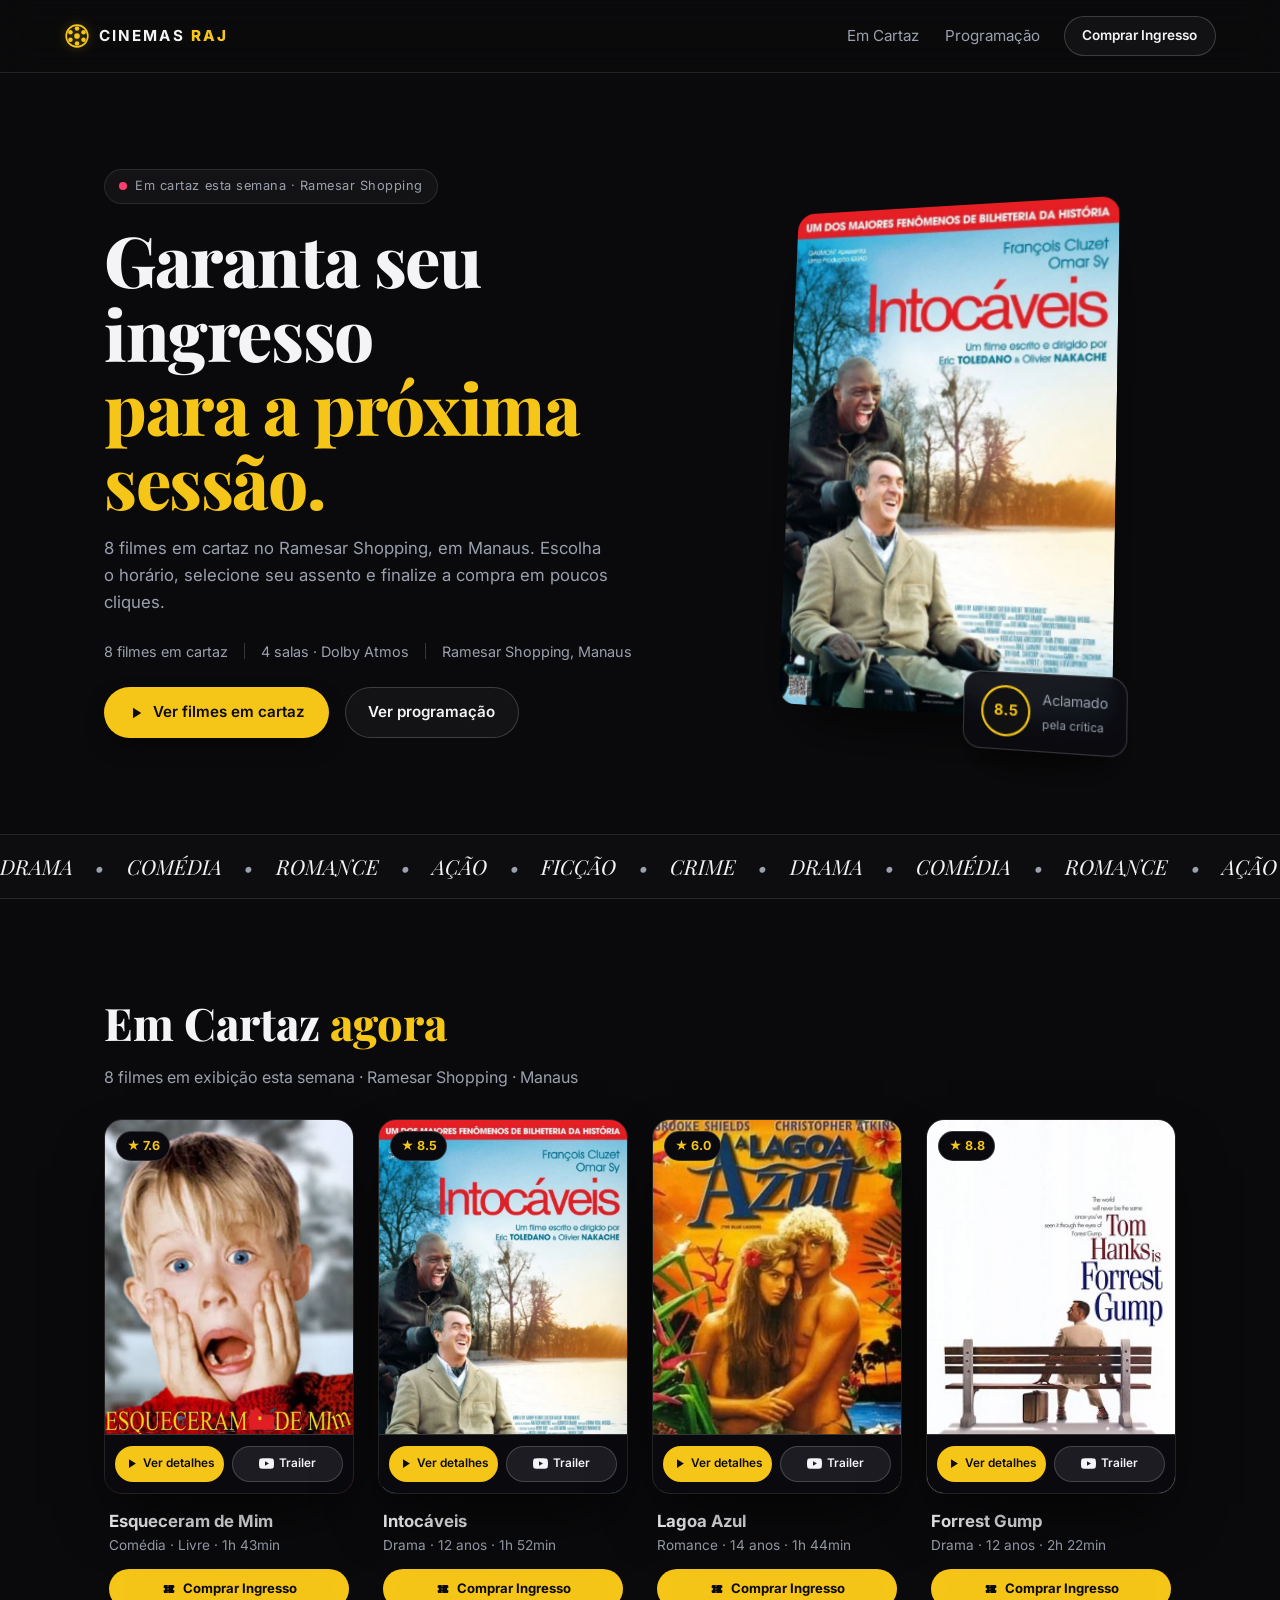
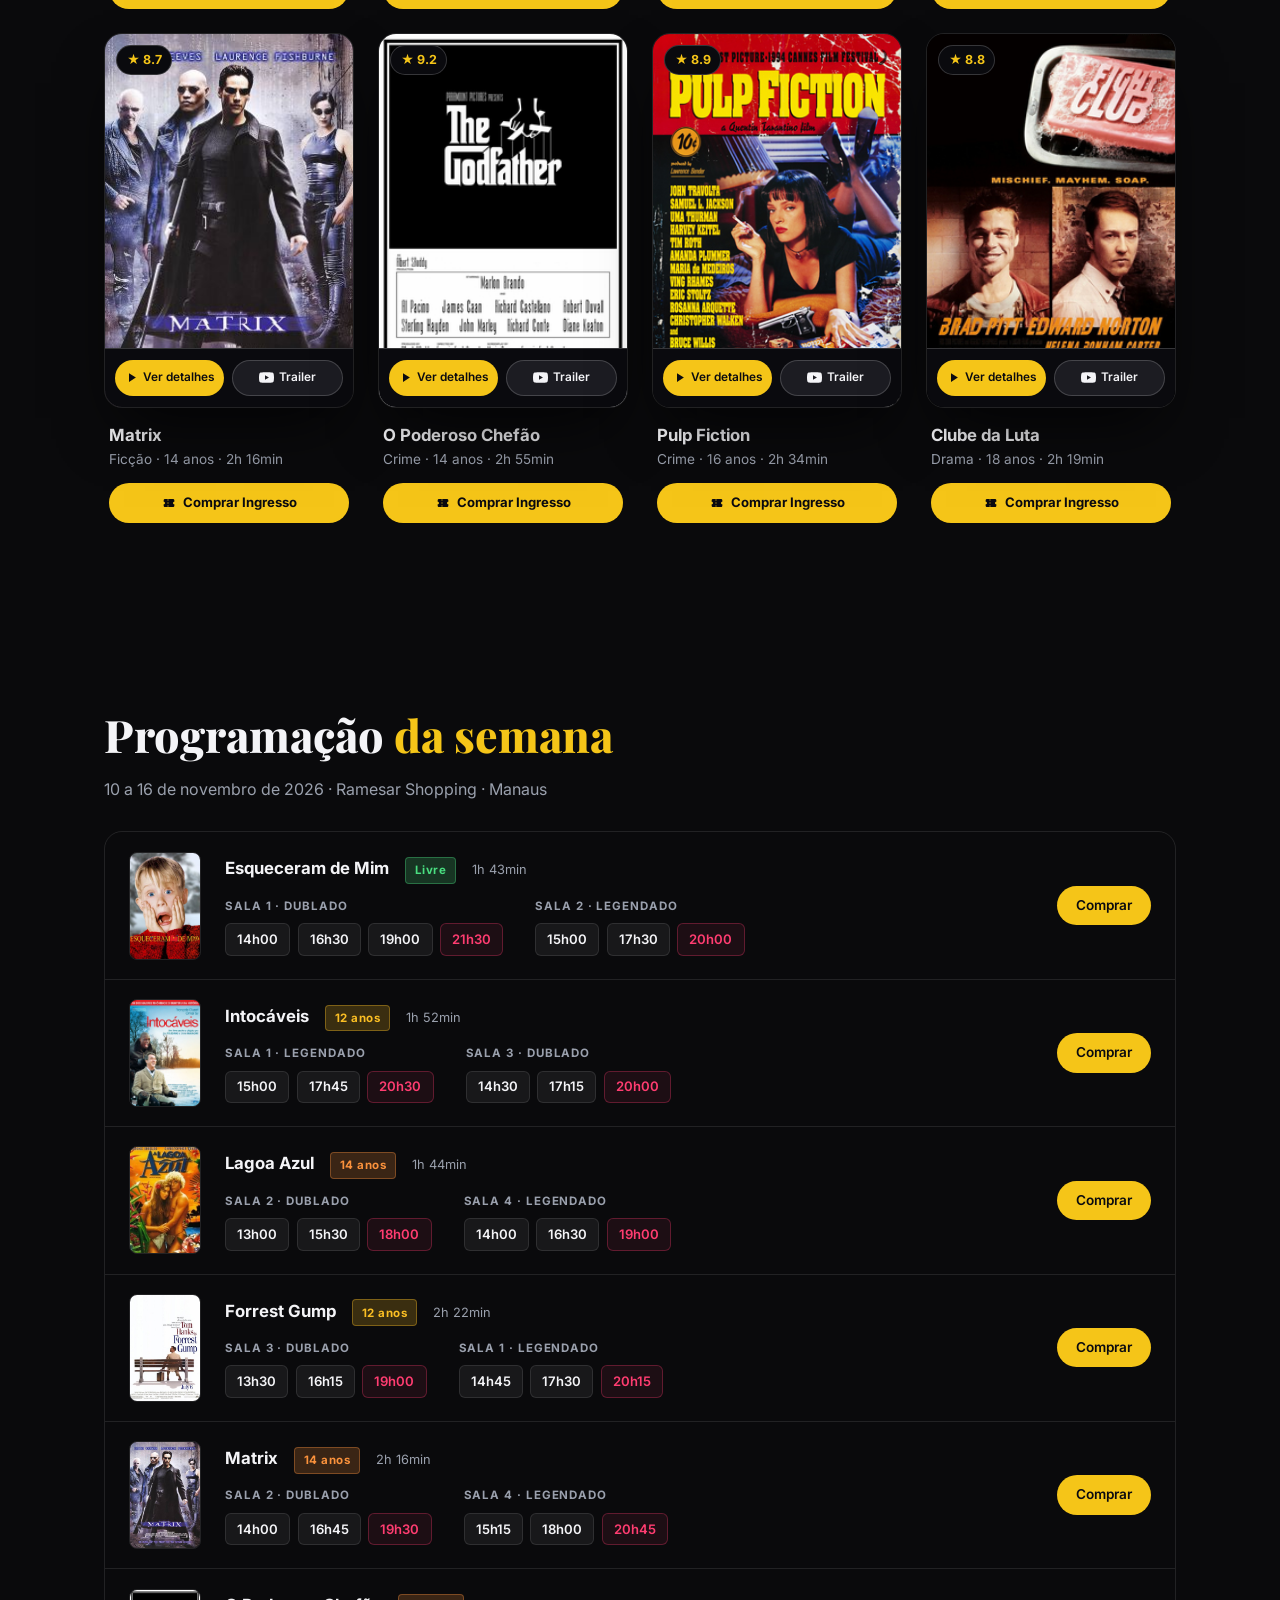
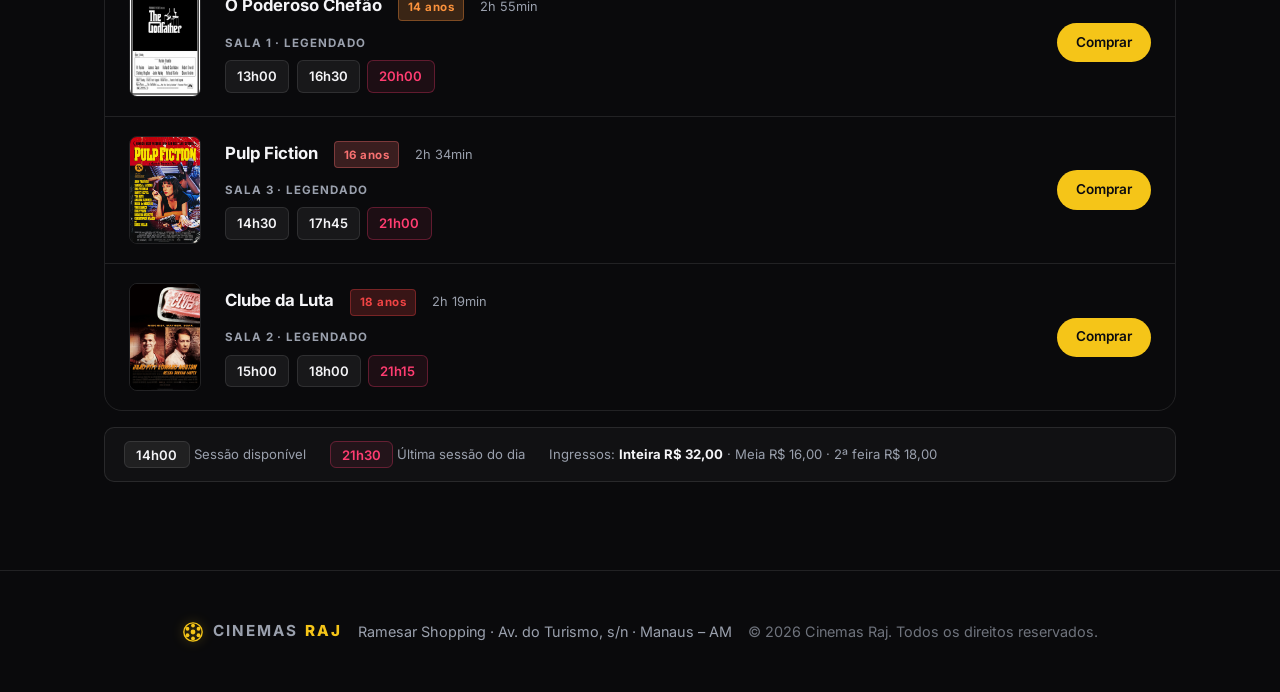
<file: index.html>
<!DOCTYPE html>
<html lang="pt-BR">
<head>
  <meta charset="UTF-8">
  <meta name="viewport" content="width=device-width, initial-scale=1.0">
  <title>Cinemas Raj — Ramesar Shopping · Manaus</title>
  <link rel="stylesheet" href="style.css">
</head>
<body>

  <div class="aurora" aria-hidden="true">
    <span class="aurora__blob aurora__blob--1"></span>
    <span class="aurora__blob aurora__blob--2"></span>
    <span class="aurora__blob aurora__blob--3"></span>
    <div class="aurora__grid"></div>
    <div class="aurora__noise"></div>
  </div>

  <!-- ===== Navbar ===== -->
  <header class="nav">
    <a href="#top" class="brand">
      <span class="brand__mark" aria-hidden="true">
        <svg viewBox="0 0 48 48" fill="none" xmlns="http://www.w3.org/2000/svg">
          <circle cx="24" cy="24" r="20" stroke="currentColor" stroke-width="3"/>
          <circle cx="24" cy="24" r="5.2" fill="currentColor"/>
          <circle cx="24" cy="10" r="4.2" fill="currentColor"/>
          <circle cx="36.1" cy="17" r="4.2" fill="currentColor"/>
          <circle cx="36.1" cy="31" r="4.2" fill="currentColor"/>
          <circle cx="24" cy="38" r="4.2" fill="currentColor"/>
          <circle cx="11.9" cy="31" r="4.2" fill="currentColor"/>
          <circle cx="11.9" cy="17" r="4.2" fill="currentColor"/>
        </svg>
      </span>
      <span class="brand__name">Cinemas <b>Raj</b></span>
    </a>
    <input type="checkbox" id="nav-toggle" class="nav-toggle">
    <nav class="nav__links" id="nav-links">
      <a href="#catalogo">Em Cartaz</a>
      <a href="#programacao">Programação</a>
    </nav>
    <label for="nav-toggle" class="nav-toggle-btn" aria-label="Abrir menu" aria-controls="nav-links">
      <svg class="icon-open" viewBox="0 0 24 24" fill="none" stroke="currentColor" stroke-width="2" stroke-linecap="round"><path d="M4 7h16M4 12h16M4 17h16"/></svg>
      <svg class="icon-close" viewBox="0 0 24 24" fill="none" stroke="currentColor" stroke-width="2" stroke-linecap="round"><path d="M6 6l12 12M18 6L6 18"/></svg>
    </label>
    <a href="#catalogo" class="btn btn--sm btn--glow">Comprar Ingresso</a>
  </header>

  <main id="top">

    <!-- ===== HERO ===== -->
    <section class="hero" id="destaque">
      <div class="hero__content">
        <span class="chip">
          <span class="chip__dot"></span> Em cartaz esta semana · Ramesar Shopping
        </span>
        <h1 class="hero__title">
          Garanta seu ingresso<br><span class="grad">para a próxima sessão.</span>
        </h1>
        <p class="hero__lead">
          8 filmes em cartaz no Ramesar Shopping, em Manaus. Escolha o horário, selecione seu assento e finalize a compra em poucos cliques.
        </p>

        <div class="hero__meta">
          <span>8 filmes em cartaz</span>
          <span class="sep"></span>
          <span>4 salas · Dolby Atmos</span>
          <span class="sep"></span>
          <span>Ramesar Shopping, Manaus</span>
        </div>

        <div class="hero__actions">
          <a href="#catalogo" class="btn btn--primary">
            <svg viewBox="0 0 24 24" fill="currentColor"><path d="M8 5v14l11-7z"/></svg>
            Ver filmes em cartaz
          </a>
          <a href="#programacao" class="btn btn--ghost">Ver programação</a>
        </div>
      </div>

      <div class="hero__stage">
        <figure class="poster3d">
          <img src="img/intocaveis.png" alt="Pôster do filme Intocáveis">
          <figcaption class="poster3d__badge">
            <span class="ring"><b>8.5</b></span>
            <span>Aclamado<br><small>pela crítica</small></span>
          </figcaption>
        </figure>
      </div>
    </section>

    <!-- ===== Marquee ===== -->
    <div class="marquee" aria-hidden="true">
      <div class="marquee__track">
        <span>DRAMA</span><span>•</span><span>COMÉDIA</span><span>•</span>
        <span>ROMANCE</span><span>•</span><span>AÇÃO</span><span>•</span>
        <span>FICÇÃO</span><span>•</span><span>CRIME</span><span>•</span>
        <span>DRAMA</span><span>•</span><span>COMÉDIA</span><span>•</span>
        <span>ROMANCE</span><span>•</span><span>AÇÃO</span><span>•</span>
        <span>FICÇÃO</span><span>•</span><span>CRIME</span><span>•</span>
      </div>
    </div>

    <!-- ===== Filmes em Cartaz ===== -->
    <section class="section" id="catalogo">
      <header class="section__head">
        <h2 class="section__title">Em Cartaz <span class="grad">agora</span></h2>
        <p class="section__sub">8 filmes em exibição esta semana · Ramesar Shopping · Manaus</p>
      </header>

      <div class="grid" style="grid-template-columns: repeat(auto-fill, minmax(200px,1fr));">

        <article class="card">
          <div class="card__media">
            <img src="img/esqueceram.png" alt="Esqueceram de Mim">
            <span class="card__tag">★ 7.6</span>
            <div class="card__actions">
              <a href="#filme-esqueceram" class="card__btn card__btn--details">
                <svg viewBox="0 0 24 24" fill="currentColor"><path d="M8 5v14l11-7z"/></svg>Ver detalhes
              </a>
              <a href="https://www.youtube.com/watch?v=jEDaVHmw7r4" target="_blank" rel="noopener" class="card__btn card__btn--trailer">
                <svg viewBox="0 0 24 24" fill="currentColor"><path d="M23.5 6.2a3 3 0 0 0-2.1-2.1C19.5 3.5 12 3.5 12 3.5s-7.5 0-9.4.6A3 3 0 0 0 .5 6.2 31 31 0 0 0 0 12a31 31 0 0 0 .5 5.8 3 3 0 0 0 2.1 2.1c1.9.6 9.4.6 9.4.6s7.5 0 9.4-.6a3 3 0 0 0 2.1-2.1A31 31 0 0 0 24 12a31 31 0 0 0-.5-5.8zM9.6 15.6V8.4l6.3 3.6-6.3 3.6z"/></svg>Trailer
              </a>
            </div>
          </div>
          <div class="card__body">
            <h3>Esqueceram de Mim</h3>
            <p>Comédia · Livre · 1h 43min</p>
            <a href="comprar-sessao.html#esqueceram" class="card__ticket">
              <svg viewBox="0 0 24 24" fill="currentColor"><path d="M20 10V8c0-1.1-.9-2-2-2H6c-1.1 0-2 .9-2 2v2c1.1 0 2 .9 2 2s-.9 2-2 2v2c0 1.1.9 2 2 2h12c1.1 0 2-.9 2-2v-2c-1.1 0-2-.9-2-2s.9-2 2-2zm-9 7.5h-1v-2h1v2zm0-4.5h-1v-2h1v2zm0-4.5h-1v-2h1v2z"/></svg>
              Comprar Ingresso
            </a>
          </div>
        </article>

        <article class="card">
          <div class="card__media">
            <img src="img/intocaveis.png" alt="Intocáveis">
            <span class="card__tag">★ 8.5</span>
            <div class="card__actions">
              <a href="#filme-intocaveis" class="card__btn card__btn--details">
                <svg viewBox="0 0 24 24" fill="currentColor"><path d="M8 5v14l11-7z"/></svg>Ver detalhes
              </a>
              <a href="https://www.youtube.com/watch?v=34WIbmXkewU" target="_blank" rel="noopener" class="card__btn card__btn--trailer">
                <svg viewBox="0 0 24 24" fill="currentColor"><path d="M23.5 6.2a3 3 0 0 0-2.1-2.1C19.5 3.5 12 3.5 12 3.5s-7.5 0-9.4.6A3 3 0 0 0 .5 6.2 31 31 0 0 0 0 12a31 31 0 0 0 .5 5.8 3 3 0 0 0 2.1 2.1c1.9.6 9.4.6 9.4.6s7.5 0 9.4-.6a3 3 0 0 0 2.1-2.1A31 31 0 0 0 24 12a31 31 0 0 0-.5-5.8zM9.6 15.6V8.4l6.3 3.6-6.3 3.6z"/></svg>Trailer
              </a>
            </div>
          </div>
          <div class="card__body">
            <h3>Intocáveis</h3>
            <p>Drama · 12 anos · 1h 52min</p>
            <a href="comprar-sessao.html#intocaveis" class="card__ticket">
              <svg viewBox="0 0 24 24" fill="currentColor"><path d="M20 10V8c0-1.1-.9-2-2-2H6c-1.1 0-2 .9-2 2v2c1.1 0 2 .9 2 2s-.9 2-2 2v2c0 1.1.9 2 2 2h12c1.1 0 2-.9 2-2v-2c-1.1 0-2-.9-2-2s.9-2 2-2zm-9 7.5h-1v-2h1v2zm0-4.5h-1v-2h1v2zm0-4.5h-1v-2h1v2z"/></svg>
              Comprar Ingresso
            </a>
          </div>
        </article>

        <article class="card">
          <div class="card__media">
            <img src="img/lagoaazul.png" alt="Lagoa Azul">
            <span class="card__tag">★ 6.0</span>
            <div class="card__actions">
              <a href="#filme-lagoa" class="card__btn card__btn--details">
                <svg viewBox="0 0 24 24" fill="currentColor"><path d="M8 5v14l11-7z"/></svg>Ver detalhes
              </a>
              <a href="https://www.youtube.com/watch?v=A0UapwJIJn8" target="_blank" rel="noopener" class="card__btn card__btn--trailer">
                <svg viewBox="0 0 24 24" fill="currentColor"><path d="M23.5 6.2a3 3 0 0 0-2.1-2.1C19.5 3.5 12 3.5 12 3.5s-7.5 0-9.4.6A3 3 0 0 0 .5 6.2 31 31 0 0 0 0 12a31 31 0 0 0 .5 5.8 3 3 0 0 0 2.1 2.1c1.9.6 9.4.6 9.4.6s7.5 0 9.4-.6a3 3 0 0 0 2.1-2.1A31 31 0 0 0 24 12a31 31 0 0 0-.5-5.8zM9.6 15.6V8.4l6.3 3.6-6.3 3.6z"/></svg>Trailer
              </a>
            </div>
          </div>
          <div class="card__body">
            <h3>Lagoa Azul</h3>
            <p>Romance · 14 anos · 1h 44min</p>
            <a href="comprar-sessao.html#lagoa" class="card__ticket">
              <svg viewBox="0 0 24 24" fill="currentColor"><path d="M20 10V8c0-1.1-.9-2-2-2H6c-1.1 0-2 .9-2 2v2c1.1 0 2 .9 2 2s-.9 2-2 2v2c0 1.1.9 2 2 2h12c1.1 0 2-.9 2-2v-2c-1.1 0-2-.9-2-2s.9-2 2-2zm-9 7.5h-1v-2h1v2zm0-4.5h-1v-2h1v2zm0-4.5h-1v-2h1v2z"/></svg>
              Comprar Ingresso
            </a>
          </div>
        </article>

        <article class="card">
          <div class="card__media">
            <img src="img/forrest.jpg" alt="Forrest Gump">
            <span class="card__tag">★ 8.8</span>
            <div class="card__actions">
              <a href="#filme-forrest" class="card__btn card__btn--details">
                <svg viewBox="0 0 24 24" fill="currentColor"><path d="M8 5v14l11-7z"/></svg>Ver detalhes
              </a>
              <a href="https://www.youtube.com/watch?v=XHhAG-YLdk8" target="_blank" rel="noopener" class="card__btn card__btn--trailer">
                <svg viewBox="0 0 24 24" fill="currentColor"><path d="M23.5 6.2a3 3 0 0 0-2.1-2.1C19.5 3.5 12 3.5 12 3.5s-7.5 0-9.4.6A3 3 0 0 0 .5 6.2 31 31 0 0 0 0 12a31 31 0 0 0 .5 5.8 3 3 0 0 0 2.1 2.1c1.9.6 9.4.6 9.4.6s7.5 0 9.4-.6a3 3 0 0 0 2.1-2.1A31 31 0 0 0 24 12a31 31 0 0 0-.5-5.8zM9.6 15.6V8.4l6.3 3.6-6.3 3.6z"/></svg>Trailer
              </a>
            </div>
          </div>
          <div class="card__body">
            <h3>Forrest Gump</h3>
            <p>Drama · 12 anos · 2h 22min</p>
            <a href="comprar-sessao.html#forrest" class="card__ticket">
              <svg viewBox="0 0 24 24" fill="currentColor"><path d="M20 10V8c0-1.1-.9-2-2-2H6c-1.1 0-2 .9-2 2v2c1.1 0 2 .9 2 2s-.9 2-2 2v2c0 1.1.9 2 2 2h12c1.1 0 2-.9 2-2v-2c-1.1 0-2-.9-2-2s.9-2 2-2zm-9 7.5h-1v-2h1v2zm0-4.5h-1v-2h1v2zm0-4.5h-1v-2h1v2z"/></svg>
              Comprar Ingresso
            </a>
          </div>
        </article>

        <article class="card">
          <div class="card__media">
            <img src="img/matrix.png" alt="Matrix">
            <span class="card__tag">★ 8.7</span>
            <div class="card__actions">
              <a href="#filme-matrix" class="card__btn card__btn--details">
                <svg viewBox="0 0 24 24" fill="currentColor"><path d="M8 5v14l11-7z"/></svg>Ver detalhes
              </a>
              <a href="https://www.youtube.com/watch?v=vKQi3bBA1y8" target="_blank" rel="noopener" class="card__btn card__btn--trailer">
                <svg viewBox="0 0 24 24" fill="currentColor"><path d="M23.5 6.2a3 3 0 0 0-2.1-2.1C19.5 3.5 12 3.5 12 3.5s-7.5 0-9.4.6A3 3 0 0 0 .5 6.2 31 31 0 0 0 0 12a31 31 0 0 0 .5 5.8 3 3 0 0 0 2.1 2.1c1.9.6 9.4.6 9.4.6s7.5 0 9.4-.6a3 3 0 0 0 2.1-2.1A31 31 0 0 0 24 12a31 31 0 0 0-.5-5.8zM9.6 15.6V8.4l6.3 3.6-6.3 3.6z"/></svg>Trailer
              </a>
            </div>
          </div>
          <div class="card__body">
            <h3>Matrix</h3>
            <p>Ficção · 14 anos · 2h 16min</p>
            <a href="comprar-sessao.html#matrix" class="card__ticket">
              <svg viewBox="0 0 24 24" fill="currentColor"><path d="M20 10V8c0-1.1-.9-2-2-2H6c-1.1 0-2 .9-2 2v2c1.1 0 2 .9 2 2s-.9 2-2 2v2c0 1.1.9 2 2 2h12c1.1 0 2-.9 2-2v-2c-1.1 0-2-.9-2-2s.9-2 2-2zm-9 7.5h-1v-2h1v2zm0-4.5h-1v-2h1v2zm0-4.5h-1v-2h1v2z"/></svg>
              Comprar Ingresso
            </a>
          </div>
        </article>

        <article class="card">
          <div class="card__media">
            <img src="img/chefao.jpg" alt="O Poderoso Chefão">
            <span class="card__tag">★ 9.2</span>
            <div class="card__actions">
              <a href="#filme-chefao" class="card__btn card__btn--details">
                <svg viewBox="0 0 24 24" fill="currentColor"><path d="M8 5v14l11-7z"/></svg>Ver detalhes
              </a>
              <a href="https://www.youtube.com/watch?v=1x0GpEZnwa8" target="_blank" rel="noopener" class="card__btn card__btn--trailer">
                <svg viewBox="0 0 24 24" fill="currentColor"><path d="M23.5 6.2a3 3 0 0 0-2.1-2.1C19.5 3.5 12 3.5 12 3.5s-7.5 0-9.4.6A3 3 0 0 0 .5 6.2 31 31 0 0 0 0 12a31 31 0 0 0 .5 5.8 3 3 0 0 0 2.1 2.1c1.9.6 9.4.6 9.4.6s7.5 0 9.4-.6a3 3 0 0 0 2.1-2.1A31 31 0 0 0 24 12a31 31 0 0 0-.5-5.8zM9.6 15.6V8.4l6.3 3.6-6.3 3.6z"/></svg>Trailer
              </a>
            </div>
          </div>
          <div class="card__body">
            <h3>O Poderoso Chefão</h3>
            <p>Crime · 14 anos · 2h 55min</p>
            <a href="comprar-sessao.html#chefao" class="card__ticket">
              <svg viewBox="0 0 24 24" fill="currentColor"><path d="M20 10V8c0-1.1-.9-2-2-2H6c-1.1 0-2 .9-2 2v2c1.1 0 2 .9 2 2s-.9 2-2 2v2c0 1.1.9 2 2 2h12c1.1 0 2-.9 2-2v-2c-1.1 0-2-.9-2-2s.9-2 2-2zm-9 7.5h-1v-2h1v2zm0-4.5h-1v-2h1v2zm0-4.5h-1v-2h1v2z"/></svg>
              Comprar Ingresso
            </a>
          </div>
        </article>

        <article class="card">
          <div class="card__media">
            <img src="img/pulp.jpg" alt="Pulp Fiction">
            <span class="card__tag">★ 8.9</span>
            <div class="card__actions">
              <a href="#filme-pulp" class="card__btn card__btn--details">
                <svg viewBox="0 0 24 24" fill="currentColor"><path d="M8 5v14l11-7z"/></svg>Ver detalhes
              </a>
              <a href="https://www.youtube.com/watch?v=tGpTpVyI_OQ" target="_blank" rel="noopener" class="card__btn card__btn--trailer">
                <svg viewBox="0 0 24 24" fill="currentColor"><path d="M23.5 6.2a3 3 0 0 0-2.1-2.1C19.5 3.5 12 3.5 12 3.5s-7.5 0-9.4.6A3 3 0 0 0 .5 6.2 31 31 0 0 0 0 12a31 31 0 0 0 .5 5.8 3 3 0 0 0 2.1 2.1c1.9.6 9.4.6 9.4.6s7.5 0 9.4-.6a3 3 0 0 0 2.1-2.1A31 31 0 0 0 24 12a31 31 0 0 0-.5-5.8zM9.6 15.6V8.4l6.3 3.6-6.3 3.6z"/></svg>Trailer
              </a>
            </div>
          </div>
          <div class="card__body">
            <h3>Pulp Fiction</h3>
            <p>Crime · 16 anos · 2h 34min</p>
            <a href="comprar-sessao.html#pulp" class="card__ticket">
              <svg viewBox="0 0 24 24" fill="currentColor"><path d="M20 10V8c0-1.1-.9-2-2-2H6c-1.1 0-2 .9-2 2v2c1.1 0 2 .9 2 2s-.9 2-2 2v2c0 1.1.9 2 2 2h12c1.1 0 2-.9 2-2v-2c-1.1 0-2-.9-2-2s.9-2 2-2zm-9 7.5h-1v-2h1v2zm0-4.5h-1v-2h1v2zm0-4.5h-1v-2h1v2z"/></svg>
              Comprar Ingresso
            </a>
          </div>
        </article>

        <article class="card">
          <div class="card__media">
            <img src="img/clube.jpg" alt="Clube da Luta">
            <span class="card__tag">★ 8.8</span>
            <div class="card__actions">
              <a href="#filme-clube" class="card__btn card__btn--details">
                <svg viewBox="0 0 24 24" fill="currentColor"><path d="M8 5v14l11-7z"/></svg>Ver detalhes
              </a>
              <a href="https://www.youtube.com/watch?v=qtRKdVHc-cE" target="_blank" rel="noopener" class="card__btn card__btn--trailer">
                <svg viewBox="0 0 24 24" fill="currentColor"><path d="M23.5 6.2a3 3 0 0 0-2.1-2.1C19.5 3.5 12 3.5 12 3.5s-7.5 0-9.4.6A3 3 0 0 0 .5 6.2 31 31 0 0 0 0 12a31 31 0 0 0 .5 5.8 3 3 0 0 0 2.1 2.1c1.9.6 9.4.6 9.4.6s7.5 0 9.4-.6a3 3 0 0 0 2.1-2.1A31 31 0 0 0 24 12a31 31 0 0 0-.5-5.8zM9.6 15.6V8.4l6.3 3.6-6.3 3.6z"/></svg>Trailer
              </a>
            </div>
          </div>
          <div class="card__body">
            <h3>Clube da Luta</h3>
            <p>Drama · 18 anos · 2h 19min</p>
            <a href="comprar-sessao.html#clube" class="card__ticket">
              <svg viewBox="0 0 24 24" fill="currentColor"><path d="M20 10V8c0-1.1-.9-2-2-2H6c-1.1 0-2 .9-2 2v2c1.1 0 2 .9 2 2s-.9 2-2 2v2c0 1.1.9 2 2 2h12c1.1 0 2-.9 2-2v-2c-1.1 0-2-.9-2-2s.9-2 2-2zm-9 7.5h-1v-2h1v2zm0-4.5h-1v-2h1v2zm0-4.5h-1v-2h1v2z"/></svg>
              Comprar Ingresso
            </a>
          </div>
        </article>

      </div>
    </section>

    <!-- Programação da Semana -->
    <section class="section" id="programacao">
      <header class="section__head">
        <h2 class="section__title">Programação <span class="grad">da semana</span></h2>
        <p class="section__sub">10 a 16 de novembro de 2026 · Ramesar Shopping · Manaus</p>
      </header>

      <div class="schedule">

        <!-- Esqueceram de Mim -->
        <div class="schedule__row">
          <a href="#filme-esqueceram" class="schedule__poster">
            <img src="img/esqueceram.png" alt="Esqueceram de Mim">
          </a>
          <div class="schedule__info">
            <div class="schedule__title-row">
              <h3>Esqueceram de Mim</h3>
              <span class="schedule__tag schedule__tag--livre">Livre</span>
              <span class="schedule__meta">1h 43min</span>
            </div>
            <div class="schedule__days">
              <div class="schedule__day">
                <span class="schedule__day-label">Sala 1 · Dublado</span>
                <div class="schedule__times">
                  <span class="schedule__time">14h00</span>
                  <span class="schedule__time">16h30</span>
                  <span class="schedule__time">19h00</span>
                  <span class="schedule__time schedule__time--last">21h30</span>
                </div>
              </div>
              <div class="schedule__day">
                <span class="schedule__day-label">Sala 2 · Legendado</span>
                <div class="schedule__times">
                  <span class="schedule__time">15h00</span>
                  <span class="schedule__time">17h30</span>
                  <span class="schedule__time schedule__time--last">20h00</span>
                </div>
              </div>
            </div>
          </div>
          <a href="comprar-sessao.html#esqueceram" class="schedule__btn">Comprar</a>
        </div>

        <!-- Intocáveis -->
        <div class="schedule__row">
          <a href="#filme-intocaveis" class="schedule__poster">
            <img src="img/intocaveis.png" alt="Intocáveis">
          </a>
          <div class="schedule__info">
            <div class="schedule__title-row">
              <h3>Intocáveis</h3>
              <span class="schedule__tag schedule__tag--12">12 anos</span>
              <span class="schedule__meta">1h 52min</span>
            </div>
            <div class="schedule__days">
              <div class="schedule__day">
                <span class="schedule__day-label">Sala 1 · Legendado</span>
                <div class="schedule__times">
                  <span class="schedule__time">15h00</span>
                  <span class="schedule__time">17h45</span>
                  <span class="schedule__time schedule__time--last">20h30</span>
                </div>
              </div>
              <div class="schedule__day">
                <span class="schedule__day-label">Sala 3 · Dublado</span>
                <div class="schedule__times">
                  <span class="schedule__time">14h30</span>
                  <span class="schedule__time">17h15</span>
                  <span class="schedule__time schedule__time--last">20h00</span>
                </div>
              </div>
            </div>
          </div>
          <a href="comprar-sessao.html#intocaveis" class="schedule__btn">Comprar</a>
        </div>

        <!-- Lagoa Azul -->
        <div class="schedule__row">
          <a href="#filme-lagoa" class="schedule__poster">
            <img src="img/lagoaazul.png" alt="Lagoa Azul">
          </a>
          <div class="schedule__info">
            <div class="schedule__title-row">
              <h3>Lagoa Azul</h3>
              <span class="schedule__tag schedule__tag--14">14 anos</span>
              <span class="schedule__meta">1h 44min</span>
            </div>
            <div class="schedule__days">
              <div class="schedule__day">
                <span class="schedule__day-label">Sala 2 · Dublado</span>
                <div class="schedule__times">
                  <span class="schedule__time">13h00</span>
                  <span class="schedule__time">15h30</span>
                  <span class="schedule__time schedule__time--last">18h00</span>
                </div>
              </div>
              <div class="schedule__day">
                <span class="schedule__day-label">Sala 4 · Legendado</span>
                <div class="schedule__times">
                  <span class="schedule__time">14h00</span>
                  <span class="schedule__time">16h30</span>
                  <span class="schedule__time schedule__time--last">19h00</span>
                </div>
              </div>
            </div>
          </div>
          <a href="comprar-sessao.html#lagoa" class="schedule__btn">Comprar</a>
        </div>

        <!-- Forrest Gump -->
        <div class="schedule__row">
          <a href="#filme-forrest" class="schedule__poster">
            <img src="img/forrest.jpg" alt="Forrest Gump">
          </a>
          <div class="schedule__info">
            <div class="schedule__title-row">
              <h3>Forrest Gump</h3>
              <span class="schedule__tag schedule__tag--12">12 anos</span>
              <span class="schedule__meta">2h 22min</span>
            </div>
            <div class="schedule__days">
              <div class="schedule__day">
                <span class="schedule__day-label">Sala 3 · Dublado</span>
                <div class="schedule__times">
                  <span class="schedule__time">13h30</span>
                  <span class="schedule__time">16h15</span>
                  <span class="schedule__time schedule__time--last">19h00</span>
                </div>
              </div>
              <div class="schedule__day">
                <span class="schedule__day-label">Sala 1 · Legendado</span>
                <div class="schedule__times">
                  <span class="schedule__time">14h45</span>
                  <span class="schedule__time">17h30</span>
                  <span class="schedule__time schedule__time--last">20h15</span>
                </div>
              </div>
            </div>
          </div>
          <a href="comprar-sessao.html#forrest" class="schedule__btn">Comprar</a>
        </div>

        <!-- Matrix -->
        <div class="schedule__row">
          <a href="#filme-matrix" class="schedule__poster">
            <img src="img/matrix.png" alt="Matrix">
          </a>
          <div class="schedule__info">
            <div class="schedule__title-row">
              <h3>Matrix</h3>
              <span class="schedule__tag schedule__tag--14">14 anos</span>
              <span class="schedule__meta">2h 16min</span>
            </div>
            <div class="schedule__days">
              <div class="schedule__day">
                <span class="schedule__day-label">Sala 2 · Dublado</span>
                <div class="schedule__times">
                  <span class="schedule__time">14h00</span>
                  <span class="schedule__time">16h45</span>
                  <span class="schedule__time schedule__time--last">19h30</span>
                </div>
              </div>
              <div class="schedule__day">
                <span class="schedule__day-label">Sala 4 · Legendado</span>
                <div class="schedule__times">
                  <span class="schedule__time">15h15</span>
                  <span class="schedule__time">18h00</span>
                  <span class="schedule__time schedule__time--last">20h45</span>
                </div>
              </div>
            </div>
          </div>
          <a href="comprar-sessao.html#matrix" class="schedule__btn">Comprar</a>
        </div>

        <!-- O Poderoso Chefão -->
        <div class="schedule__row">
          <a href="#filme-chefao" class="schedule__poster">
            <img src="img/chefao.jpg" alt="O Poderoso Chefão">
          </a>
          <div class="schedule__info">
            <div class="schedule__title-row">
              <h3>O Poderoso Chefão</h3>
              <span class="schedule__tag schedule__tag--14">14 anos</span>
              <span class="schedule__meta">2h 55min</span>
            </div>
            <div class="schedule__days">
              <div class="schedule__day">
                <span class="schedule__day-label">Sala 1 · Legendado</span>
                <div class="schedule__times">
                  <span class="schedule__time">13h00</span>
                  <span class="schedule__time">16h30</span>
                  <span class="schedule__time schedule__time--last">20h00</span>
                </div>
              </div>
            </div>
          </div>
          <a href="comprar-sessao.html#chefao" class="schedule__btn">Comprar</a>
        </div>

        <!-- Pulp Fiction -->
        <div class="schedule__row">
          <a href="#filme-pulp" class="schedule__poster">
            <img src="img/pulp.jpg" alt="Pulp Fiction">
          </a>
          <div class="schedule__info">
            <div class="schedule__title-row">
              <h3>Pulp Fiction</h3>
              <span class="schedule__tag schedule__tag--16">16 anos</span>
              <span class="schedule__meta">2h 34min</span>
            </div>
            <div class="schedule__days">
              <div class="schedule__day">
                <span class="schedule__day-label">Sala 3 · Legendado</span>
                <div class="schedule__times">
                  <span class="schedule__time">14h30</span>
                  <span class="schedule__time">17h45</span>
                  <span class="schedule__time schedule__time--last">21h00</span>
                </div>
              </div>
            </div>
          </div>
          <a href="comprar-sessao.html#pulp" class="schedule__btn">Comprar</a>
        </div>

        <!-- Clube da Luta -->
        <div class="schedule__row">
          <a href="#filme-clube" class="schedule__poster">
            <img src="img/clube.jpg" alt="Clube da Luta">
          </a>
          <div class="schedule__info">
            <div class="schedule__title-row">
              <h3>Clube da Luta</h3>
              <span class="schedule__tag schedule__tag--18">18 anos</span>
              <span class="schedule__meta">2h 19min</span>
            </div>
            <div class="schedule__days">
              <div class="schedule__day">
                <span class="schedule__day-label">Sala 2 · Legendado</span>
                <div class="schedule__times">
                  <span class="schedule__time">15h00</span>
                  <span class="schedule__time">18h00</span>
                  <span class="schedule__time schedule__time--last">21h15</span>
                </div>
              </div>
            </div>
          </div>
          <a href="comprar-sessao.html#clube" class="schedule__btn">Comprar</a>
        </div>

      </div>

      <!-- Legenda -->
      <div class="schedule__legend">
        <span><span class="schedule__time" style="pointer-events:none">14h00</span> Sessão disponível</span>
        <span><span class="schedule__time schedule__time--last" style="pointer-events:none">21h30</span> Última sessão do dia</span>
        <span>Ingressos: <b>Inteira R$ 32,00</b> · Meia R$ 16,00 · 2ª feira R$ 18,00</span>
      </div>

    </section>

  </main>

  <footer class="footer">
    <span class="brand"><span class="brand__mark" aria-hidden="true"><svg viewBox="0 0 48 48" fill="none" xmlns="http://www.w3.org/2000/svg"><circle cx="24" cy="24" r="20" stroke="currentColor" stroke-width="3"/><circle cx="24" cy="24" r="5.2" fill="currentColor"/><circle cx="24" cy="10" r="4.2" fill="currentColor"/><circle cx="36.1" cy="17" r="4.2" fill="currentColor"/><circle cx="36.1" cy="31" r="4.2" fill="currentColor"/><circle cx="24" cy="38" r="4.2" fill="currentColor"/><circle cx="11.9" cy="31" r="4.2" fill="currentColor"/><circle cx="11.9" cy="17" r="4.2" fill="currentColor"/></svg></span><span class="brand__name">Cinemas <b>Raj</b></span></span>
    <p>Ramesar Shopping · Av. do Turismo, s/n · Manaus – AM</p>
    <span class="footer__copy">© 2026 Cinemas Raj. Todos os direitos reservados.</span>
  </footer>

  <!-- ===== Modais de detalhes (CSS-only, :target) — padrão único para os 8 filmes do catálogo ===== -->
  <div class="modal" id="filme-esqueceram">
    <a href="#catalogo" class="modal__backdrop" aria-label="Fechar"></a>
    <div class="modal__card">
      <img src="img/esqueceram.png" alt="Esqueceram de Mim">
      <div class="modal__info"><a href="#catalogo" class="modal__close">✕</a>
        <h3>Esqueceram de Mim</h3>
        <p class="modal__meta">1990 · Comédia · 1h 43min · ★ 7.6</p>
        <p class="modal__synopsis">Kevin é esquecido em casa no Natal e precisa defender o lar de dois ladrões atrapalhados com armadilhas geniais.</p>
        <div class="modal__crew">
          <div><span>Direção</span><b>Chris Columbus</b></div>
          <div><span>Elenco</span><b>Macaulay Culkin, Joe Pesci, Daniel Stern</b></div>
        </div>
        <div class="modal__actions">
          <a href="comprar-sessao.html#esqueceram" class="modal__btn modal__btn--ticket">
            <svg viewBox="0 0 24 24" fill="currentColor"><path d="M20 10V8c0-1.1-.9-2-2-2H6c-1.1 0-2 .9-2 2v2c1.1 0 2 .9 2 2s-.9 2-2 2v2c0 1.1.9 2 2 2h12c1.1 0 2-.9 2-2v-2c-1.1 0-2-.9-2-2s.9-2 2-2zm-9 7.5h-1v-2h1v2zm0-4.5h-1v-2h1v2zm0-4.5h-1v-2h1v2z"/></svg>
            Comprar Ingresso
          </a>
          <a href="https://www.youtube.com/watch?v=jEDaVHmw7r4" target="_blank" rel="noopener" class="modal__btn modal__btn--trailer">
            <svg viewBox="0 0 24 24" fill="currentColor"><path d="M23.5 6.2a3 3 0 0 0-2.1-2.1C19.5 3.5 12 3.5 12 3.5s-7.5 0-9.4.6A3 3 0 0 0 .5 6.2 31 31 0 0 0 0 12a31 31 0 0 0 .5 5.8 3 3 0 0 0 2.1 2.1c1.9.6 9.4.6 9.4.6s7.5 0 9.4-.6a3 3 0 0 0 2.1-2.1A31 31 0 0 0 24 12a31 31 0 0 0-.5-5.8zM9.6 15.6V8.4l6.3 3.6-6.3 3.6z"/></svg>
            Ver Trailer
          </a>
        </div>
      </div>
    </div>
  </div>

  <div class="modal" id="filme-intocaveis">
    <a href="#catalogo" class="modal__backdrop" aria-label="Fechar"></a>
    <div class="modal__card">
      <img src="img/intocaveis.png" alt="Intocáveis">
      <div class="modal__info"><a href="#catalogo" class="modal__close">✕</a>
        <h3>Intocáveis</h3>
        <p class="modal__meta">2011 · Drama · 1h 52min · ★ 8.5</p>
        <p class="modal__synopsis">A amizade improvável entre um aristocrata tetraplégico e seu cuidador — comovente, divertida e inesquecível.</p>
        <div class="modal__crew">
          <div><span>Direção</span><b>Olivier Nakache, Éric Toledano</b></div>
          <div><span>Elenco</span><b>François Cluzet, Omar Sy, Anne Le Ny</b></div>
        </div>
        <div class="modal__actions">
          <a href="comprar-sessao.html#intocaveis" class="modal__btn modal__btn--ticket">
            <svg viewBox="0 0 24 24" fill="currentColor"><path d="M20 10V8c0-1.1-.9-2-2-2H6c-1.1 0-2 .9-2 2v2c1.1 0 2 .9 2 2s-.9 2-2 2v2c0 1.1.9 2 2 2h12c1.1 0 2-.9 2-2v-2c-1.1 0-2-.9-2-2s.9-2 2-2zm-9 7.5h-1v-2h1v2zm0-4.5h-1v-2h1v2zm0-4.5h-1v-2h1v2z"/></svg>
            Comprar Ingresso
          </a>
          <a href="https://www.youtube.com/watch?v=34WIbmXkewU" target="_blank" rel="noopener" class="modal__btn modal__btn--trailer">
            <svg viewBox="0 0 24 24" fill="currentColor"><path d="M23.5 6.2a3 3 0 0 0-2.1-2.1C19.5 3.5 12 3.5 12 3.5s-7.5 0-9.4.6A3 3 0 0 0 .5 6.2 31 31 0 0 0 0 12a31 31 0 0 0 .5 5.8 3 3 0 0 0 2.1 2.1c1.9.6 9.4.6 9.4.6s7.5 0 9.4-.6a3 3 0 0 0 2.1-2.1A31 31 0 0 0 24 12a31 31 0 0 0-.5-5.8zM9.6 15.6V8.4l6.3 3.6-6.3 3.6z"/></svg>
            Ver Trailer
          </a>
        </div>
      </div>
    </div>
  </div>

  <div class="modal" id="filme-lagoa">
    <a href="#catalogo" class="modal__backdrop" aria-label="Fechar"></a>
    <div class="modal__card">
      <img src="img/lagoaazul.png" alt="Lagoa Azul">
      <div class="modal__info"><a href="#catalogo" class="modal__close">✕</a>
        <h3>Lagoa Azul</h3>
        <p class="modal__meta">1980 · Romance · 1h 44min · ★ 6.0</p>
        <p class="modal__synopsis">Dois jovens náufragos crescem juntos numa ilha paradisíaca e descobrem o amor longe da civilização.</p>
        <div class="modal__crew">
          <div><span>Direção</span><b>Randal Kleiser</b></div>
          <div><span>Elenco</span><b>Brooke Shields, Christopher Atkins</b></div>
        </div>
        <div class="modal__actions">
          <a href="comprar-sessao.html#lagoa" class="modal__btn modal__btn--ticket">
            <svg viewBox="0 0 24 24" fill="currentColor"><path d="M20 10V8c0-1.1-.9-2-2-2H6c-1.1 0-2 .9-2 2v2c1.1 0 2 .9 2 2s-.9 2-2 2v2c0 1.1.9 2 2 2h12c1.1 0 2-.9 2-2v-2c-1.1 0-2-.9-2-2s.9-2 2-2zm-9 7.5h-1v-2h1v2zm0-4.5h-1v-2h1v2zm0-4.5h-1v-2h1v2z"/></svg>
            Comprar Ingresso
          </a>
          <a href="https://www.youtube.com/watch?v=A0UapwJIJn8" target="_blank" rel="noopener" class="modal__btn modal__btn--trailer">
            <svg viewBox="0 0 24 24" fill="currentColor"><path d="M23.5 6.2a3 3 0 0 0-2.1-2.1C19.5 3.5 12 3.5 12 3.5s-7.5 0-9.4.6A3 3 0 0 0 .5 6.2 31 31 0 0 0 0 12a31 31 0 0 0 .5 5.8 3 3 0 0 0 2.1 2.1c1.9.6 9.4.6 9.4.6s7.5 0 9.4-.6a3 3 0 0 0 2.1-2.1A31 31 0 0 0 24 12a31 31 0 0 0-.5-5.8zM9.6 15.6V8.4l6.3 3.6-6.3 3.6z"/></svg>
            Ver Trailer
          </a>
        </div>
      </div>
    </div>
  </div>

  <div class="modal" id="filme-chefao">
    <a href="#catalogo" class="modal__backdrop" aria-label="Fechar"></a>
    <div class="modal__card">
      <img src="img/chefao.jpg" alt="O Poderoso Chefão">
      <div class="modal__info"><a href="#catalogo" class="modal__close">✕</a>
        <h3>O Poderoso Chefão</h3>
        <p class="modal__meta">1972 · Crime · Drama · 2h 55min · ★ 9.2</p>
        <p class="modal__synopsis">O patriarca de uma família mafiosa transfere o controle de seu império clandestino ao filho relutante. Um marco do cinema.</p>
        <div class="modal__crew">
          <div><span>Direção</span><b>Francis Ford Coppola</b></div>
          <div><span>Elenco</span><b>Marlon Brando, Al Pacino, James Caan</b></div>
        </div>
        <div class="modal__actions">
          <a href="comprar-sessao.html#chefao" class="modal__btn modal__btn--ticket">
            <svg viewBox="0 0 24 24" fill="currentColor"><path d="M20 10V8c0-1.1-.9-2-2-2H6c-1.1 0-2 .9-2 2v2c1.1 0 2 .9 2 2s-.9 2-2 2v2c0 1.1.9 2 2 2h12c1.1 0 2-.9 2-2v-2c-1.1 0-2-.9-2-2s.9-2 2-2zm-9 7.5h-1v-2h1v2zm0-4.5h-1v-2h1v2zm0-4.5h-1v-2h1v2z"/></svg>
            Comprar Ingresso
          </a>
          <a href="https://www.youtube.com/watch?v=1x0GpEZnwa8" target="_blank" rel="noopener" class="modal__btn modal__btn--trailer">
            <svg viewBox="0 0 24 24" fill="currentColor"><path d="M23.5 6.2a3 3 0 0 0-2.1-2.1C19.5 3.5 12 3.5 12 3.5s-7.5 0-9.4.6A3 3 0 0 0 .5 6.2 31 31 0 0 0 0 12a31 31 0 0 0 .5 5.8 3 3 0 0 0 2.1 2.1c1.9.6 9.4.6 9.4.6s7.5 0 9.4-.6a3 3 0 0 0 2.1-2.1A31 31 0 0 0 24 12a31 31 0 0 0-.5-5.8zM9.6 15.6V8.4l6.3 3.6-6.3 3.6z"/></svg>
            Ver Trailer
          </a>
        </div>
      </div>
    </div>
  </div>

  <div class="modal" id="filme-pulp">
    <a href="#catalogo" class="modal__backdrop" aria-label="Fechar"></a>
    <div class="modal__card">
      <img src="img/pulp.jpg" alt="Pulp Fiction">
      <div class="modal__info"><a href="#catalogo" class="modal__close">✕</a>
        <h3>Pulp Fiction</h3>
        <p class="modal__meta">1994 · Crime · Drama · 2h 34min · ★ 8.9</p>
        <p class="modal__synopsis">Histórias entrelaçadas de gângsteres, um boxeador e dois assaltantes em Los Angeles, na narrativa não-linear de Tarantino.</p>
        <div class="modal__crew">
          <div><span>Direção</span><b>Quentin Tarantino</b></div>
          <div><span>Elenco</span><b>John Travolta, Samuel L. Jackson, Uma Thurman</b></div>
        </div>
        <div class="modal__actions">
          <a href="comprar-sessao.html#pulp" class="modal__btn modal__btn--ticket">
            <svg viewBox="0 0 24 24" fill="currentColor"><path d="M20 10V8c0-1.1-.9-2-2-2H6c-1.1 0-2 .9-2 2v2c1.1 0 2 .9 2 2s-.9 2-2 2v2c0 1.1.9 2 2 2h12c1.1 0 2-.9 2-2v-2c-1.1 0-2-.9-2-2s.9-2 2-2zm-9 7.5h-1v-2h1v2zm0-4.5h-1v-2h1v2zm0-4.5h-1v-2h1v2z"/></svg>
            Comprar Ingresso
          </a>
          <a href="https://www.youtube.com/watch?v=tGpTpVyI_OQ" target="_blank" rel="noopener" class="modal__btn modal__btn--trailer">
            <svg viewBox="0 0 24 24" fill="currentColor"><path d="M23.5 6.2a3 3 0 0 0-2.1-2.1C19.5 3.5 12 3.5 12 3.5s-7.5 0-9.4.6A3 3 0 0 0 .5 6.2 31 31 0 0 0 0 12a31 31 0 0 0 .5 5.8 3 3 0 0 0 2.1 2.1c1.9.6 9.4.6 9.4.6s7.5 0 9.4-.6a3 3 0 0 0 2.1-2.1A31 31 0 0 0 24 12a31 31 0 0 0-.5-5.8zM9.6 15.6V8.4l6.3 3.6-6.3 3.6z"/></svg>
            Ver Trailer
          </a>
        </div>
      </div>
    </div>
  </div>

  <div class="modal" id="filme-forrest">
    <a href="#catalogo" class="modal__backdrop" aria-label="Fechar"></a>
    <div class="modal__card">
      <img src="img/forrest.jpg" alt="Forrest Gump">
      <div class="modal__info"><a href="#catalogo" class="modal__close">✕</a>
        <h3>Forrest Gump</h3>
        <p class="modal__meta">1994 · Drama · Romance · 2h 22min · ★ 8.8</p>
        <p class="modal__synopsis">Um homem de coração simples atravessa décadas da história americana, sempre guiado pelo amor por Jenny.</p>
        <div class="modal__crew">
          <div><span>Direção</span><b>Robert Zemeckis</b></div>
          <div><span>Elenco</span><b>Tom Hanks, Robin Wright, Gary Sinise</b></div>
        </div>
        <div class="modal__actions">
          <a href="comprar-sessao.html#forrest" class="modal__btn modal__btn--ticket">
            <svg viewBox="0 0 24 24" fill="currentColor"><path d="M20 10V8c0-1.1-.9-2-2-2H6c-1.1 0-2 .9-2 2v2c1.1 0 2 .9 2 2s-.9 2-2 2v2c0 1.1.9 2 2 2h12c1.1 0 2-.9 2-2v-2c-1.1 0-2-.9-2-2s.9-2 2-2zm-9 7.5h-1v-2h1v2zm0-4.5h-1v-2h1v2zm0-4.5h-1v-2h1v2z"/></svg>
            Comprar Ingresso
          </a>
          <a href="https://www.youtube.com/watch?v=XHhAG-YLdk8" target="_blank" rel="noopener" class="modal__btn modal__btn--trailer">
            <svg viewBox="0 0 24 24" fill="currentColor"><path d="M23.5 6.2a3 3 0 0 0-2.1-2.1C19.5 3.5 12 3.5 12 3.5s-7.5 0-9.4.6A3 3 0 0 0 .5 6.2 31 31 0 0 0 0 12a31 31 0 0 0 .5 5.8 3 3 0 0 0 2.1 2.1c1.9.6 9.4.6 9.4.6s7.5 0 9.4-.6a3 3 0 0 0 2.1-2.1A31 31 0 0 0 24 12a31 31 0 0 0-.5-5.8zM9.6 15.6V8.4l6.3 3.6-6.3 3.6z"/></svg>
            Ver Trailer
          </a>
        </div>
      </div>
    </div>
  </div>

  <div class="modal" id="filme-clube">
    <a href="#catalogo" class="modal__backdrop" aria-label="Fechar"></a>
    <div class="modal__card">
      <img src="img/clube.jpg" alt="Clube da Luta">
      <div class="modal__info"><a href="#catalogo" class="modal__close">✕</a>
        <h3>Clube da Luta</h3>
        <p class="modal__meta">1999 · Drama · Suspense · 2h 19min · ★ 8.8</p>
        <p class="modal__synopsis">Um funcionário insone e um vendedor de sabão fundam um clube de luta clandestino que sai do controle.</p>
        <div class="modal__crew">
          <div><span>Direção</span><b>David Fincher</b></div>
          <div><span>Elenco</span><b>Brad Pitt, Edward Norton, Helena Bonham Carter</b></div>
        </div>
        <div class="modal__actions">
          <a href="comprar-sessao.html#clube" class="modal__btn modal__btn--ticket">
            <svg viewBox="0 0 24 24" fill="currentColor"><path d="M20 10V8c0-1.1-.9-2-2-2H6c-1.1 0-2 .9-2 2v2c1.1 0 2 .9 2 2s-.9 2-2 2v2c0 1.1.9 2 2 2h12c1.1 0 2-.9 2-2v-2c-1.1 0-2-.9-2-2s.9-2 2-2zm-9 7.5h-1v-2h1v2zm0-4.5h-1v-2h1v2zm0-4.5h-1v-2h1v2z"/></svg>
            Comprar Ingresso
          </a>
          <a href="https://www.youtube.com/watch?v=qtRKdVHc-cE" target="_blank" rel="noopener" class="modal__btn modal__btn--trailer">
            <svg viewBox="0 0 24 24" fill="currentColor"><path d="M23.5 6.2a3 3 0 0 0-2.1-2.1C19.5 3.5 12 3.5 12 3.5s-7.5 0-9.4.6A3 3 0 0 0 .5 6.2 31 31 0 0 0 0 12a31 31 0 0 0 .5 5.8 3 3 0 0 0 2.1 2.1c1.9.6 9.4.6 9.4.6s7.5 0 9.4-.6a3 3 0 0 0 2.1-2.1A31 31 0 0 0 24 12a31 31 0 0 0-.5-5.8zM9.6 15.6V8.4l6.3 3.6-6.3 3.6z"/></svg>
            Ver Trailer
          </a>
        </div>
      </div>
    </div>
  </div>

  <div class="modal" id="filme-matrix">
    <a href="#catalogo" class="modal__backdrop" aria-label="Fechar"></a>
    <div class="modal__card">
      <img src="img/matrix.png" alt="Matrix">
      <div class="modal__info"><a href="#catalogo" class="modal__close">✕</a>
        <h3>Matrix</h3>
        <p class="modal__meta">1999 · Ficção · Ação · 2h 16min · ★ 8.7</p>
        <p class="modal__synopsis">Um hacker descobre que a realidade é uma simulação e se junta à resistência contra as máquinas.</p>
        <div class="modal__crew">
          <div><span>Direção</span><b>Lilly e Lana Wachowski</b></div>
          <div><span>Elenco</span><b>Keanu Reeves, Laurence Fishburne, Carrie-Anne Moss</b></div>
        </div>
        <div class="modal__actions">
          <a href="comprar-sessao.html#matrix" class="modal__btn modal__btn--ticket">
            <svg viewBox="0 0 24 24" fill="currentColor"><path d="M20 10V8c0-1.1-.9-2-2-2H6c-1.1 0-2 .9-2 2v2c1.1 0 2 .9 2 2s-.9 2-2 2v2c0 1.1.9 2 2 2h12c1.1 0 2-.9 2-2v-2c-1.1 0-2-.9-2-2s.9-2 2-2zm-9 7.5h-1v-2h1v2zm0-4.5h-1v-2h1v2zm0-4.5h-1v-2h1v2z"/></svg>
            Comprar Ingresso
          </a>
          <a href="https://www.youtube.com/watch?v=vKQi3bBA1y8" target="_blank" rel="noopener" class="modal__btn modal__btn--trailer">
            <svg viewBox="0 0 24 24" fill="currentColor"><path d="M23.5 6.2a3 3 0 0 0-2.1-2.1C19.5 3.5 12 3.5 12 3.5s-7.5 0-9.4.6A3 3 0 0 0 .5 6.2 31 31 0 0 0 0 12a31 31 0 0 0 .5 5.8 3 3 0 0 0 2.1 2.1c1.9.6 9.4.6 9.4.6s7.5 0 9.4-.6a3 3 0 0 0 2.1-2.1A31 31 0 0 0 24 12a31 31 0 0 0-.5-5.8zM9.6 15.6V8.4l6.3 3.6-6.3 3.6z"/></svg>
            Ver Trailer
          </a>
        </div>
      </div>
    </div>
  </div>

</body>
</html>
</file>
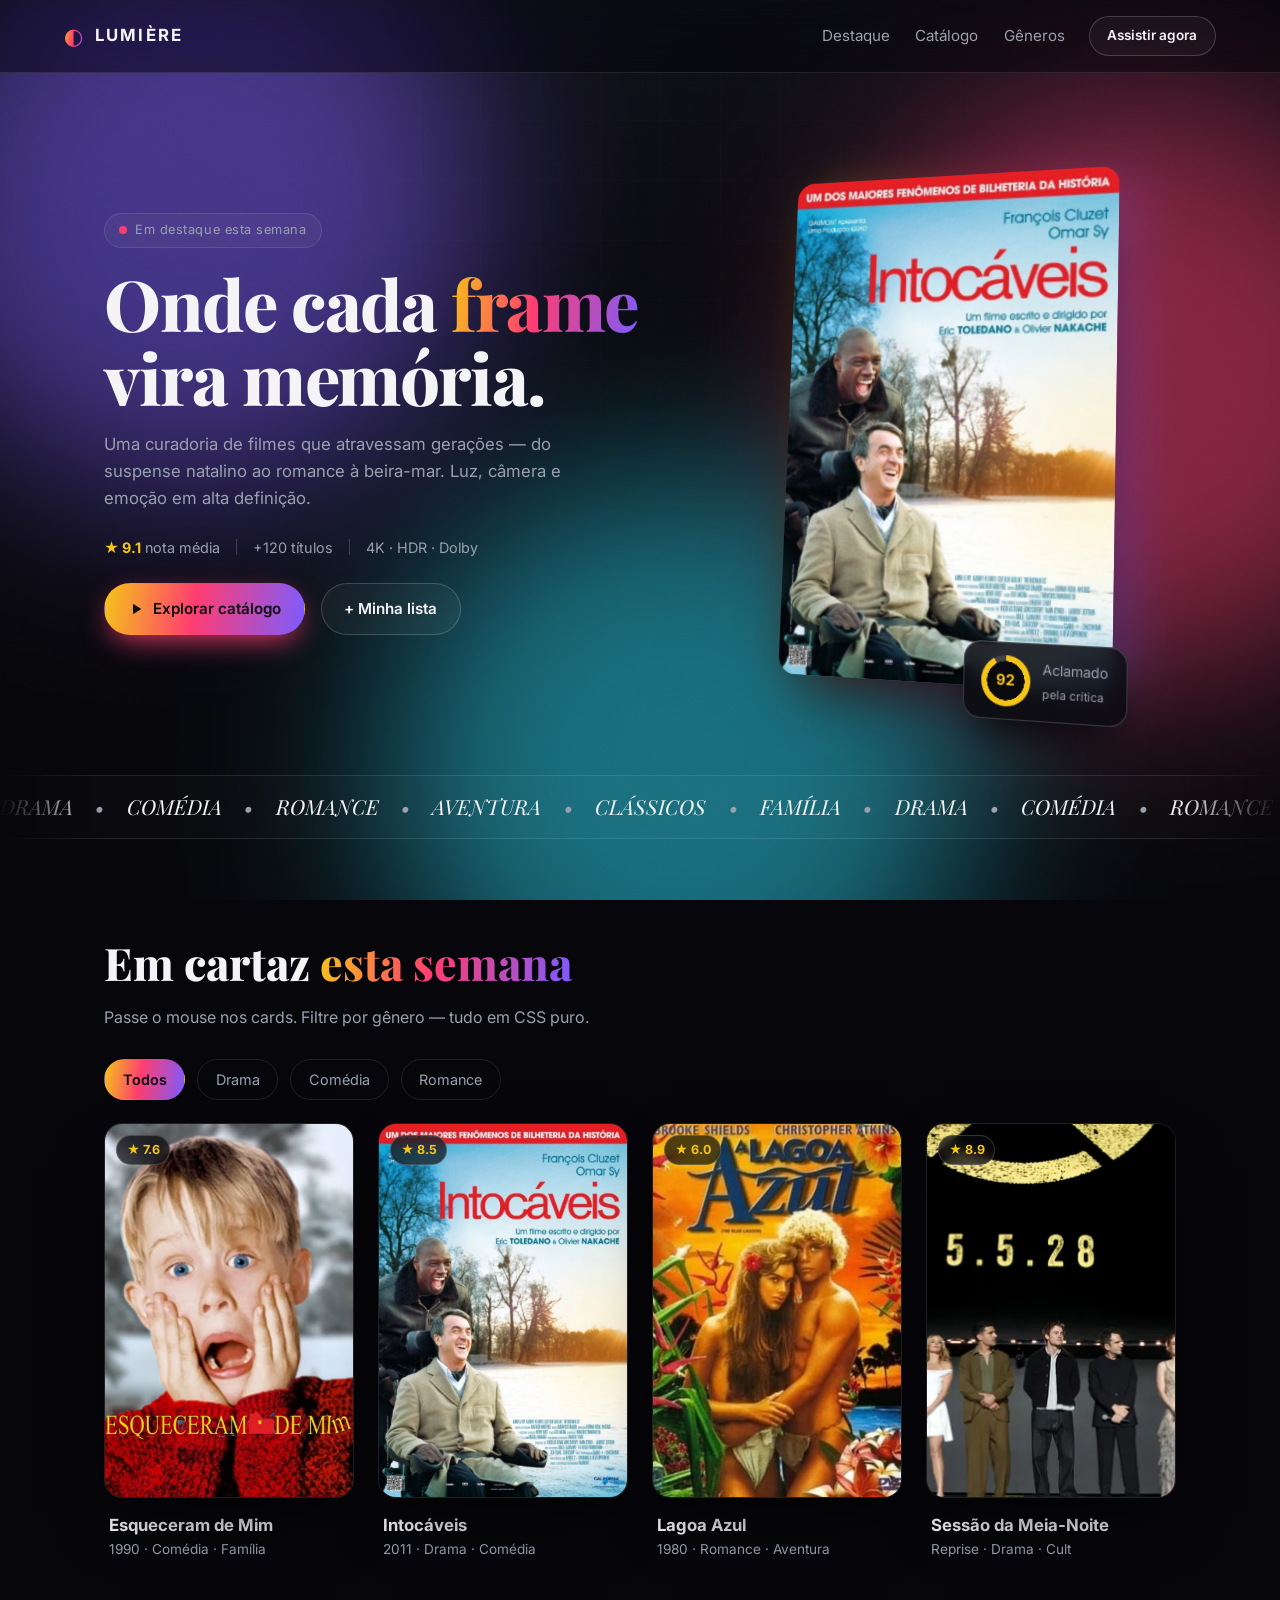
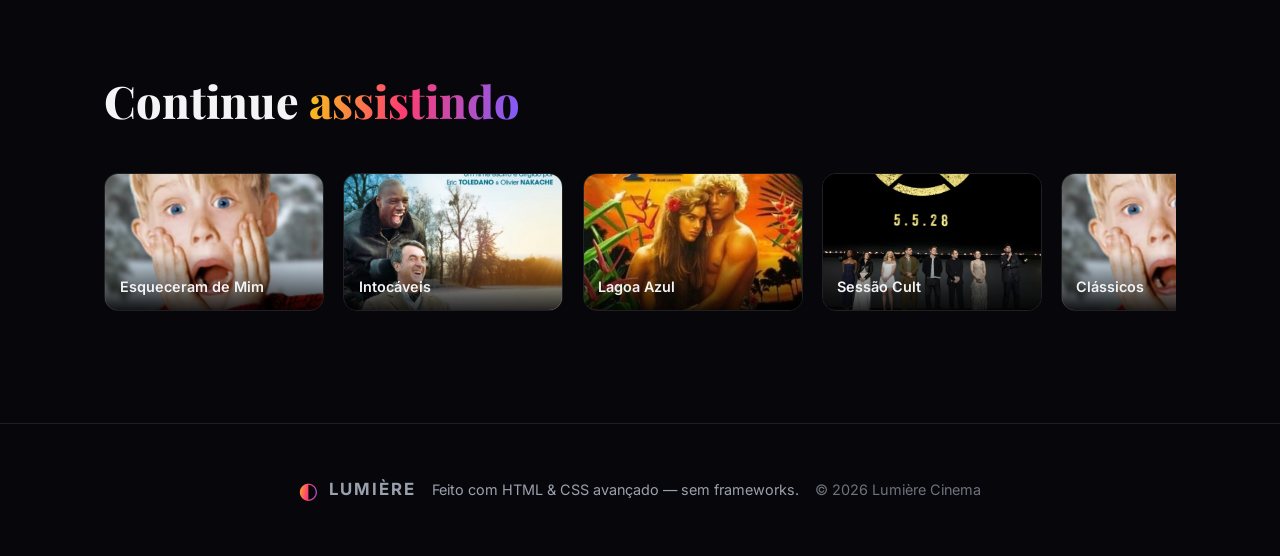
<file: cinema.html>
<!DOCTYPE html>
<html lang="pt-BR">
<head>
  <meta charset="UTF-8">
  <meta name="viewport" content="width=device-width, initial-scale=1.0">
  <title>LUMIÈRE — Cinema Premium</title>
  <link rel="stylesheet" href="cinema.css">
</head>
<body>

  <!-- ===== Fundo aurora animado (puro CSS) ===== -->
  <div class="aurora" aria-hidden="true">
    <span class="aurora__blob aurora__blob--1"></span>
    <span class="aurora__blob aurora__blob--2"></span>
    <span class="aurora__blob aurora__blob--3"></span>
    <div class="aurora__grid"></div>
    <div class="aurora__noise"></div>
  </div>

  <!-- ===== Navbar glass ===== -->
  <header class="nav">
    <a href="#top" class="brand">
      <span class="brand__mark">◐</span>
      <span class="brand__name">LUMIÈRE</span>
    </a>
    <nav class="nav__links">
      <a href="#destaque">Destaque</a>
      <a href="#catalogo">Catálogo</a>
      <a href="#generos">Gêneros</a>
    </nav>
    <a href="#catalogo" class="btn btn--sm btn--glow">Assistir agora</a>
  </header>

  <main id="top">

    <!-- ===== HERO ===== -->
    <section class="hero" id="destaque">
      <div class="hero__content">
        <span class="chip">
          <span class="chip__dot"></span> Em destaque esta semana
        </span>
        <h1 class="hero__title">
          Onde cada <span class="grad">frame</span><br>vira memória.
        </h1>
        <p class="hero__lead">
          Uma curadoria de filmes que atravessam gerações — do suspense natalino
          ao romance à beira-mar. Luz, câmera e emoção em alta definição.
        </p>

        <div class="hero__meta">
          <span class="rating">
            <b>★ 9.1</b> nota média
          </span>
          <span class="sep"></span>
          <span>+120 títulos</span>
          <span class="sep"></span>
          <span>4K · HDR · Dolby</span>
        </div>

        <div class="hero__actions">
          <a href="#catalogo" class="btn btn--primary">
            <svg viewBox="0 0 24 24" fill="currentColor"><path d="M8 5v14l11-7z"/></svg>
            Explorar catálogo
          </a>
          <a href="#filme-intocaveis" class="btn btn--ghost">+ Minha lista</a>
        </div>
      </div>

      <!-- Pôster com tilt 3D + brilho -->
      <div class="hero__stage">
        <figure class="poster3d">
          <div class="poster3d__glow"></div>
          <img src="img/intocaveis.png" alt="Pôster do filme Intocáveis">
          <figcaption class="poster3d__badge">
            <span class="ring" style="--p:92">
              <b>92</b>
            </span>
            <span>Aclamado<br><small>pela crítica</small></span>
          </figcaption>
        </figure>
      </div>
    </section>

    <!-- ===== Marquee ===== -->
    <div class="marquee" aria-hidden="true">
      <div class="marquee__track">
        <span>DRAMA</span><span>•</span><span>COMÉDIA</span><span>•</span>
        <span>ROMANCE</span><span>•</span><span>AVENTURA</span><span>•</span>
        <span>CLÁSSICOS</span><span>•</span><span>FAMÍLIA</span><span>•</span>
        <span>DRAMA</span><span>•</span><span>COMÉDIA</span><span>•</span>
        <span>ROMANCE</span><span>•</span><span>AVENTURA</span><span>•</span>
        <span>CLÁSSICOS</span><span>•</span><span>FAMÍLIA</span><span>•</span>
      </div>
    </div>

    <!-- ===== Catálogo com filtros CSS-only ===== -->
    <section class="section" id="catalogo">
      <header class="section__head">
        <h2 class="section__title">Em cartaz <span class="grad">esta semana</span></h2>
        <p class="section__sub">Passe o mouse nos cards. Filtre por gênero — tudo em CSS puro.</p>
      </header>

      <!-- radios controlam o filtro -->
      <div class="filters" id="generos">
        <input type="radio" name="genre" id="f-all" checked>
        <label for="f-all">Todos</label>
        <input type="radio" name="genre" id="f-drama">
        <label for="f-drama">Drama</label>
        <input type="radio" name="genre" id="f-comedia">
        <label for="f-comedia">Comédia</label>
        <input type="radio" name="genre" id="f-romance">
        <label for="f-romance">Romance</label>

        <div class="grid">

          <article class="card" data-genre="comedia" tabindex="0">
            <div class="card__media">
              <img src="img/esqueceram.png" alt="Esqueceram de Mim">
              <span class="card__tag">★ 7.6</span>
              <div class="card__shine"></div>
              <a href="#filme-esqueceram" class="card__play" aria-label="Detalhes">
                <svg viewBox="0 0 24 24" fill="currentColor"><path d="M8 5v14l11-7z"/></svg>
              </a>
            </div>
            <div class="card__body">
              <h3>Esqueceram de Mim</h3>
              <p>1990 · Comédia · Família</p>
            </div>
          </article>

          <article class="card" data-genre="drama" tabindex="0">
            <div class="card__media">
              <img src="img/intocaveis.png" alt="Intocáveis">
              <span class="card__tag">★ 8.5</span>
              <div class="card__shine"></div>
              <a href="#filme-intocaveis" class="card__play" aria-label="Detalhes">
                <svg viewBox="0 0 24 24" fill="currentColor"><path d="M8 5v14l11-7z"/></svg>
              </a>
            </div>
            <div class="card__body">
              <h3>Intocáveis</h3>
              <p>2011 · Drama · Comédia</p>
            </div>
          </article>

          <article class="card" data-genre="romance" tabindex="0">
            <div class="card__media">
              <img src="img/lagoaazul.png" alt="Lagoa Azul">
              <span class="card__tag">★ 6.0</span>
              <div class="card__shine"></div>
              <a href="#filme-lagoa" class="card__play" aria-label="Detalhes">
                <svg viewBox="0 0 24 24" fill="currentColor"><path d="M8 5v14l11-7z"/></svg>
              </a>
            </div>
            <div class="card__body">
              <h3>Lagoa Azul</h3>
              <p>1980 · Romance · Aventura</p>
            </div>
          </article>

          <article class="card" data-genre="drama" tabindex="0">
            <div class="card__media">
              <img src="img/header.png" alt="Sessão especial">
              <span class="card__tag">★ 8.9</span>
              <div class="card__shine"></div>
              <a href="#filme-intocaveis" class="card__play" aria-label="Detalhes">
                <svg viewBox="0 0 24 24" fill="currentColor"><path d="M8 5v14l11-7z"/></svg>
              </a>
            </div>
            <div class="card__body">
              <h3>Sessão da Meia-Noite</h3>
              <p>Reprise · Drama · Cult</p>
            </div>
          </article>

        </div>
      </div>
    </section>

    <!-- ===== Carrossel scroll-snap ===== -->
    <section class="section section--tight">
      <header class="section__head">
        <h2 class="section__title">Continue <span class="grad">assistindo</span></h2>
      </header>
      <div class="rail">
        <a href="#filme-esqueceram" class="rail__item"><img src="img/esqueceram.png" alt=""><span>Esqueceram de Mim</span></a>
        <a href="#filme-intocaveis" class="rail__item"><img src="img/intocaveis.png" alt=""><span>Intocáveis</span></a>
        <a href="#filme-lagoa" class="rail__item"><img src="img/lagoaazul.png" alt=""><span>Lagoa Azul</span></a>
        <a href="#filme-intocaveis" class="rail__item"><img src="img/header.png" alt=""><span>Sessão Cult</span></a>
        <a href="#filme-esqueceram" class="rail__item"><img src="img/esqueceram.png" alt=""><span>Clássicos</span></a>
      </div>
    </section>

  </main>

  <footer class="footer">
    <span class="brand"><span class="brand__mark">◐</span><span class="brand__name">LUMIÈRE</span></span>
    <p>Feito com HTML & CSS avançado — sem frameworks.</p>
    <span class="footer__copy">© 2026 Lumière Cinema</span>
  </footer>

  <!-- ===== Modais CSS-only via :target ===== -->
  <div class="modal" id="filme-esqueceram">
    <a href="#catalogo" class="modal__backdrop" aria-label="Fechar"></a>
    <div class="modal__card">
      <img src="img/esqueceram.png" alt="Esqueceram de Mim">
      <div class="modal__info">
        <a href="#catalogo" class="modal__close">✕</a>
        <h3>Esqueceram de Mim</h3>
        <p class="modal__meta">1990 · Comédia · 1h 43min</p>
        <p>Kevin é esquecido em casa no Natal e precisa defender o lar de dois ladrões atrapalhados com armadilhas geniais.</p>
      </div>
    </div>
  </div>

  <div class="modal" id="filme-intocaveis">
    <a href="#catalogo" class="modal__backdrop" aria-label="Fechar"></a>
    <div class="modal__card">
      <img src="img/intocaveis.png" alt="Intocáveis">
      <div class="modal__info">
        <a href="#catalogo" class="modal__close">✕</a>
        <h3>Intocáveis</h3>
        <p class="modal__meta">2011 · Drama · 1h 52min</p>
        <p>A amizade improvável entre um aristocrata tetraplégico e seu cuidador — comovente, divertida e inesquecível.</p>
      </div>
    </div>
  </div>

  <div class="modal" id="filme-lagoa">
    <a href="#catalogo" class="modal__backdrop" aria-label="Fechar"></a>
    <div class="modal__card">
      <img src="img/lagoaazul.png" alt="Lagoa Azul">
      <div class="modal__info">
        <a href="#catalogo" class="modal__close">✕</a>
        <h3>Lagoa Azul</h3>
        <p class="modal__meta">1980 · Romance · 1h 44min</p>
        <p>Dois jovens náufragos crescem juntos numa ilha paradisíaca e descobrem o amor longe da civilização.</p>
      </div>
    </div>
  </div>

</body>
</html>
</file>
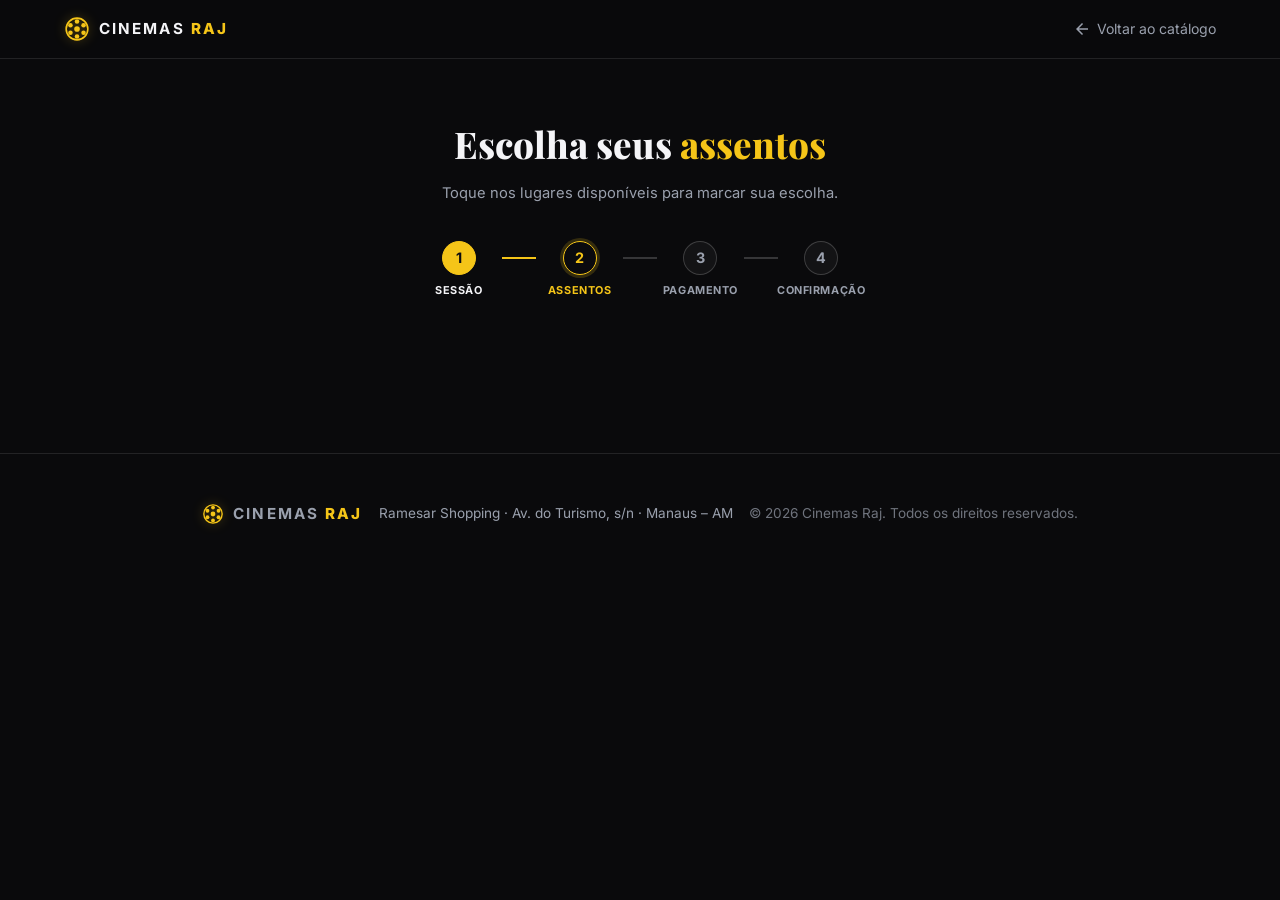
<file: comprar-assentos.html>
<!DOCTYPE html>
<html lang="pt-BR">
<head>
  <meta charset="UTF-8">
  <meta name="viewport" content="width=device-width, initial-scale=1.0">
  <title>Escolher assentos — Cinemas Raj</title>
  <link rel="stylesheet" href="compra.css">
</head>
<body>
  <header class="nav">
    <a href="index.html" class="brand">
      <span class="brand__mark" aria-hidden="true"><svg viewBox="0 0 48 48" fill="none" xmlns="http://www.w3.org/2000/svg"><circle cx="24" cy="24" r="20" stroke="currentColor" stroke-width="3"/><circle cx="24" cy="24" r="5.2" fill="currentColor"/><circle cx="24" cy="10" r="4.2" fill="currentColor"/><circle cx="36.1" cy="17" r="4.2" fill="currentColor"/><circle cx="36.1" cy="31" r="4.2" fill="currentColor"/><circle cx="24" cy="38" r="4.2" fill="currentColor"/><circle cx="11.9" cy="31" r="4.2" fill="currentColor"/><circle cx="11.9" cy="17" r="4.2" fill="currentColor"/></svg></span>
      <span class="brand__name">Cinemas <b>Raj</b></span>
    </a>
    <a href="index.html#catalogo" class="nav__back"><svg viewBox="0 0 24 24" fill="currentColor"><path d="M20 11H7.83l5.59-5.59L12 4l-8 8 8 8 1.41-1.41L7.83 13H20z"/></svg>Voltar ao catálogo</a>
  </header>

  <main class="flow-main">
    <h1 class="flow-title">Escolha seus <span class="grad">assentos</span></h1>
    <p class="flow-sub">Toque nos lugares disponíveis para marcar sua escolha.</p>
  <div class="stepper">
    <div class="stepper__step is-done"><span class="stepper__num">1</span><span class="stepper__label">Sessão</span></div>
    <div class="stepper__line is-done"></div>
    <div class="stepper__step is-current"><span class="stepper__num">2</span><span class="stepper__label">Assentos</span></div>
    <div class="stepper__line "></div>
    <div class="stepper__step "><span class="stepper__num">3</span><span class="stepper__label">Pagamento</span></div>
    <div class="stepper__line "></div>
    <div class="stepper__step "><span class="stepper__num">4</span><span class="stepper__label">Confirmação</span></div>
  </div>
    <section class="flow-panel" id="esqueceram">
      <div class="flow-movieinfo">
        <img src="img/esqueceram.png" alt="Esqueceram de Mim">
        <div>
          <h2>Esqueceram de Mim</h2>
          <p><span class="tag">★ 7.6</span> · Comédia · Livre · 1h 43min</p>
        </div>
      </div>

      <div class="screen-wrap">
        <div class="screen"></div>
        <div class="screen-label">TELA</div>
      </div>
      <div class="seatmap-wrap">
        <div class="seatmap"><span class="seat-row-label">A</span><input type="checkbox" class="seat-input" id="seat-esqueceram-A1"><label class="seat" for="seat-esqueceram-A1">A1</label><input type="checkbox" class="seat-input" id="seat-esqueceram-A2"><label class="seat" for="seat-esqueceram-A2">A2</label><input type="checkbox" class="seat-input" id="seat-esqueceram-A3" disabled><label class="seat" for="seat-esqueceram-A3">A3</label><input type="checkbox" class="seat-input" id="seat-esqueceram-A4" disabled><label class="seat" for="seat-esqueceram-A4">A4</label><input type="checkbox" class="seat-input" id="seat-esqueceram-A5"><label class="seat" for="seat-esqueceram-A5">A5</label><input type="checkbox" class="seat-input" id="seat-esqueceram-A6"><label class="seat" for="seat-esqueceram-A6">A6</label><input type="checkbox" class="seat-input" id="seat-esqueceram-A7"><label class="seat" for="seat-esqueceram-A7">A7</label><input type="checkbox" class="seat-input" id="seat-esqueceram-A8"><label class="seat" for="seat-esqueceram-A8">A8</label><input type="checkbox" class="seat-input" id="seat-esqueceram-A9"><label class="seat" for="seat-esqueceram-A9">A9</label><input type="checkbox" class="seat-input" id="seat-esqueceram-A10"><label class="seat" for="seat-esqueceram-A10">A10</label><span class="seat-row-label">B</span><input type="checkbox" class="seat-input" id="seat-esqueceram-B1"><label class="seat" for="seat-esqueceram-B1">B1</label><input type="checkbox" class="seat-input" id="seat-esqueceram-B2"><label class="seat" for="seat-esqueceram-B2">B2</label><input type="checkbox" class="seat-input" id="seat-esqueceram-B3"><label class="seat" for="seat-esqueceram-B3">B3</label><input type="checkbox" class="seat-input" id="seat-esqueceram-B4"><label class="seat" for="seat-esqueceram-B4">B4</label><input type="checkbox" class="seat-input" id="seat-esqueceram-B5"><label class="seat" for="seat-esqueceram-B5">B5</label><input type="checkbox" class="seat-input" id="seat-esqueceram-B6"><label class="seat" for="seat-esqueceram-B6">B6</label><input type="checkbox" class="seat-input" id="seat-esqueceram-B7"><label class="seat" for="seat-esqueceram-B7">B7</label><input type="checkbox" class="seat-input" id="seat-esqueceram-B8"><label class="seat" for="seat-esqueceram-B8">B8</label><input type="checkbox" class="seat-input" id="seat-esqueceram-B9"><label class="seat" for="seat-esqueceram-B9">B9</label><input type="checkbox" class="seat-input" id="seat-esqueceram-B10"><label class="seat" for="seat-esqueceram-B10">B10</label><span class="seat-row-label">C</span><input type="checkbox" class="seat-input" id="seat-esqueceram-C1"><label class="seat" for="seat-esqueceram-C1">C1</label><input type="checkbox" class="seat-input" id="seat-esqueceram-C2"><label class="seat" for="seat-esqueceram-C2">C2</label><input type="checkbox" class="seat-input" id="seat-esqueceram-C3"><label class="seat" for="seat-esqueceram-C3">C3</label><input type="checkbox" class="seat-input" id="seat-esqueceram-C4"><label class="seat" for="seat-esqueceram-C4">C4</label><input type="checkbox" class="seat-input" id="seat-esqueceram-C5"><label class="seat" for="seat-esqueceram-C5">C5</label><input type="checkbox" class="seat-input" id="seat-esqueceram-C6" disabled><label class="seat" for="seat-esqueceram-C6">C6</label><input type="checkbox" class="seat-input" id="seat-esqueceram-C7" disabled><label class="seat" for="seat-esqueceram-C7">C7</label><input type="checkbox" class="seat-input" id="seat-esqueceram-C8"><label class="seat" for="seat-esqueceram-C8">C8</label><input type="checkbox" class="seat-input" id="seat-esqueceram-C9"><label class="seat" for="seat-esqueceram-C9">C9</label><input type="checkbox" class="seat-input" id="seat-esqueceram-C10"><label class="seat" for="seat-esqueceram-C10">C10</label><span class="seat-row-label">D</span><input type="checkbox" class="seat-input" id="seat-esqueceram-D1" disabled><label class="seat" for="seat-esqueceram-D1">D1</label><input type="checkbox" class="seat-input" id="seat-esqueceram-D2"><label class="seat" for="seat-esqueceram-D2">D2</label><input type="checkbox" class="seat-input" id="seat-esqueceram-D3"><label class="seat" for="seat-esqueceram-D3">D3</label><input type="checkbox" class="seat-input" id="seat-esqueceram-D4"><label class="seat" for="seat-esqueceram-D4">D4</label><input type="checkbox" class="seat-input" id="seat-esqueceram-D5"><label class="seat" for="seat-esqueceram-D5">D5</label><input type="checkbox" class="seat-input" id="seat-esqueceram-D6"><label class="seat" for="seat-esqueceram-D6">D6</label><input type="checkbox" class="seat-input" id="seat-esqueceram-D7"><label class="seat" for="seat-esqueceram-D7">D7</label><input type="checkbox" class="seat-input" id="seat-esqueceram-D8"><label class="seat" for="seat-esqueceram-D8">D8</label><input type="checkbox" class="seat-input" id="seat-esqueceram-D9"><label class="seat" for="seat-esqueceram-D9">D9</label><input type="checkbox" class="seat-input" id="seat-esqueceram-D10"><label class="seat" for="seat-esqueceram-D10">D10</label><span class="seat-row-label">E</span><input type="checkbox" class="seat-input" id="seat-esqueceram-E1"><label class="seat" for="seat-esqueceram-E1">E1</label><input type="checkbox" class="seat-input" id="seat-esqueceram-E2"><label class="seat" for="seat-esqueceram-E2">E2</label><input type="checkbox" class="seat-input" id="seat-esqueceram-E3"><label class="seat" for="seat-esqueceram-E3">E3</label><input type="checkbox" class="seat-input" id="seat-esqueceram-E4"><label class="seat" for="seat-esqueceram-E4">E4</label><input type="checkbox" class="seat-input" id="seat-esqueceram-E5"><label class="seat" for="seat-esqueceram-E5">E5</label><input type="checkbox" class="seat-input" id="seat-esqueceram-E6"><label class="seat" for="seat-esqueceram-E6">E6</label><input type="checkbox" class="seat-input" id="seat-esqueceram-E7"><label class="seat" for="seat-esqueceram-E7">E7</label><input type="checkbox" class="seat-input" id="seat-esqueceram-E8"><label class="seat" for="seat-esqueceram-E8">E8</label><input type="checkbox" class="seat-input" id="seat-esqueceram-E9" disabled><label class="seat" for="seat-esqueceram-E9">E9</label><input type="checkbox" class="seat-input" id="seat-esqueceram-E10"><label class="seat" for="seat-esqueceram-E10">E10</label><span class="seat-row-label">F</span><input type="checkbox" class="seat-input" id="seat-esqueceram-F1"><label class="seat" for="seat-esqueceram-F1">F1</label><input type="checkbox" class="seat-input" id="seat-esqueceram-F2"><label class="seat" for="seat-esqueceram-F2">F2</label><input type="checkbox" class="seat-input" id="seat-esqueceram-F3"><label class="seat" for="seat-esqueceram-F3">F3</label><input type="checkbox" class="seat-input" id="seat-esqueceram-F4"><label class="seat" for="seat-esqueceram-F4">F4</label><input type="checkbox" class="seat-input" id="seat-esqueceram-F5" disabled><label class="seat" for="seat-esqueceram-F5">F5</label><input type="checkbox" class="seat-input" id="seat-esqueceram-F6" disabled><label class="seat" for="seat-esqueceram-F6">F6</label><input type="checkbox" class="seat-input" id="seat-esqueceram-F7"><label class="seat" for="seat-esqueceram-F7">F7</label><input type="checkbox" class="seat-input" id="seat-esqueceram-F8"><label class="seat" for="seat-esqueceram-F8">F8</label><input type="checkbox" class="seat-input" id="seat-esqueceram-F9"><label class="seat" for="seat-esqueceram-F9">F9</label><input type="checkbox" class="seat-input" id="seat-esqueceram-F10"><label class="seat" for="seat-esqueceram-F10">F10</label></div>
      </div>
      <div class="seat-legend">
        <span><i class="legend-swatch legend-swatch--free"></i> Disponível</span>
        <span><i class="legend-swatch legend-swatch--sel"></i> Selecionado</span>
        <span><i class="legend-swatch legend-swatch--taken"></i> Ocupado</span>
      </div>
      <p class="flow-note">Clique nos assentos para simular a seleção (interação só em CSS — a escolha final é ilustrativa na próxima etapa).</p>
      <div class="flow-actions">
        <a href="comprar-sessao.html#esqueceram" class="btn btn--ghost"><svg viewBox="0 0 24 24" fill="currentColor"><path d="M20 11H7.83l5.59-5.59L12 4l-8 8 8 8 1.41-1.41L7.83 13H20z"/></svg>Voltar</a>
        <a href="comprar-resumo.html#esqueceram" class="btn btn--primary">Continuar para pagamento</a>
      </div>
    </section>
    <section class="flow-panel" id="intocaveis">
      <div class="flow-movieinfo">
        <img src="img/intocaveis.png" alt="Intocáveis">
        <div>
          <h2>Intocáveis</h2>
          <p><span class="tag">★ 8.5</span> · Drama · 12 anos · 1h 52min</p>
        </div>
      </div>

      <div class="screen-wrap">
        <div class="screen"></div>
        <div class="screen-label">TELA</div>
      </div>
      <div class="seatmap-wrap">
        <div class="seatmap"><span class="seat-row-label">A</span><input type="checkbox" class="seat-input" id="seat-intocaveis-A1"><label class="seat" for="seat-intocaveis-A1">A1</label><input type="checkbox" class="seat-input" id="seat-intocaveis-A2"><label class="seat" for="seat-intocaveis-A2">A2</label><input type="checkbox" class="seat-input" id="seat-intocaveis-A3" disabled><label class="seat" for="seat-intocaveis-A3">A3</label><input type="checkbox" class="seat-input" id="seat-intocaveis-A4" disabled><label class="seat" for="seat-intocaveis-A4">A4</label><input type="checkbox" class="seat-input" id="seat-intocaveis-A5"><label class="seat" for="seat-intocaveis-A5">A5</label><input type="checkbox" class="seat-input" id="seat-intocaveis-A6"><label class="seat" for="seat-intocaveis-A6">A6</label><input type="checkbox" class="seat-input" id="seat-intocaveis-A7"><label class="seat" for="seat-intocaveis-A7">A7</label><input type="checkbox" class="seat-input" id="seat-intocaveis-A8"><label class="seat" for="seat-intocaveis-A8">A8</label><input type="checkbox" class="seat-input" id="seat-intocaveis-A9"><label class="seat" for="seat-intocaveis-A9">A9</label><input type="checkbox" class="seat-input" id="seat-intocaveis-A10"><label class="seat" for="seat-intocaveis-A10">A10</label><span class="seat-row-label">B</span><input type="checkbox" class="seat-input" id="seat-intocaveis-B1"><label class="seat" for="seat-intocaveis-B1">B1</label><input type="checkbox" class="seat-input" id="seat-intocaveis-B2"><label class="seat" for="seat-intocaveis-B2">B2</label><input type="checkbox" class="seat-input" id="seat-intocaveis-B3"><label class="seat" for="seat-intocaveis-B3">B3</label><input type="checkbox" class="seat-input" id="seat-intocaveis-B4"><label class="seat" for="seat-intocaveis-B4">B4</label><input type="checkbox" class="seat-input" id="seat-intocaveis-B5"><label class="seat" for="seat-intocaveis-B5">B5</label><input type="checkbox" class="seat-input" id="seat-intocaveis-B6"><label class="seat" for="seat-intocaveis-B6">B6</label><input type="checkbox" class="seat-input" id="seat-intocaveis-B7"><label class="seat" for="seat-intocaveis-B7">B7</label><input type="checkbox" class="seat-input" id="seat-intocaveis-B8"><label class="seat" for="seat-intocaveis-B8">B8</label><input type="checkbox" class="seat-input" id="seat-intocaveis-B9"><label class="seat" for="seat-intocaveis-B9">B9</label><input type="checkbox" class="seat-input" id="seat-intocaveis-B10"><label class="seat" for="seat-intocaveis-B10">B10</label><span class="seat-row-label">C</span><input type="checkbox" class="seat-input" id="seat-intocaveis-C1"><label class="seat" for="seat-intocaveis-C1">C1</label><input type="checkbox" class="seat-input" id="seat-intocaveis-C2"><label class="seat" for="seat-intocaveis-C2">C2</label><input type="checkbox" class="seat-input" id="seat-intocaveis-C3"><label class="seat" for="seat-intocaveis-C3">C3</label><input type="checkbox" class="seat-input" id="seat-intocaveis-C4"><label class="seat" for="seat-intocaveis-C4">C4</label><input type="checkbox" class="seat-input" id="seat-intocaveis-C5"><label class="seat" for="seat-intocaveis-C5">C5</label><input type="checkbox" class="seat-input" id="seat-intocaveis-C6" disabled><label class="seat" for="seat-intocaveis-C6">C6</label><input type="checkbox" class="seat-input" id="seat-intocaveis-C7" disabled><label class="seat" for="seat-intocaveis-C7">C7</label><input type="checkbox" class="seat-input" id="seat-intocaveis-C8"><label class="seat" for="seat-intocaveis-C8">C8</label><input type="checkbox" class="seat-input" id="seat-intocaveis-C9"><label class="seat" for="seat-intocaveis-C9">C9</label><input type="checkbox" class="seat-input" id="seat-intocaveis-C10"><label class="seat" for="seat-intocaveis-C10">C10</label><span class="seat-row-label">D</span><input type="checkbox" class="seat-input" id="seat-intocaveis-D1" disabled><label class="seat" for="seat-intocaveis-D1">D1</label><input type="checkbox" class="seat-input" id="seat-intocaveis-D2"><label class="seat" for="seat-intocaveis-D2">D2</label><input type="checkbox" class="seat-input" id="seat-intocaveis-D3"><label class="seat" for="seat-intocaveis-D3">D3</label><input type="checkbox" class="seat-input" id="seat-intocaveis-D4"><label class="seat" for="seat-intocaveis-D4">D4</label><input type="checkbox" class="seat-input" id="seat-intocaveis-D5"><label class="seat" for="seat-intocaveis-D5">D5</label><input type="checkbox" class="seat-input" id="seat-intocaveis-D6"><label class="seat" for="seat-intocaveis-D6">D6</label><input type="checkbox" class="seat-input" id="seat-intocaveis-D7"><label class="seat" for="seat-intocaveis-D7">D7</label><input type="checkbox" class="seat-input" id="seat-intocaveis-D8"><label class="seat" for="seat-intocaveis-D8">D8</label><input type="checkbox" class="seat-input" id="seat-intocaveis-D9"><label class="seat" for="seat-intocaveis-D9">D9</label><input type="checkbox" class="seat-input" id="seat-intocaveis-D10"><label class="seat" for="seat-intocaveis-D10">D10</label><span class="seat-row-label">E</span><input type="checkbox" class="seat-input" id="seat-intocaveis-E1"><label class="seat" for="seat-intocaveis-E1">E1</label><input type="checkbox" class="seat-input" id="seat-intocaveis-E2"><label class="seat" for="seat-intocaveis-E2">E2</label><input type="checkbox" class="seat-input" id="seat-intocaveis-E3"><label class="seat" for="seat-intocaveis-E3">E3</label><input type="checkbox" class="seat-input" id="seat-intocaveis-E4"><label class="seat" for="seat-intocaveis-E4">E4</label><input type="checkbox" class="seat-input" id="seat-intocaveis-E5"><label class="seat" for="seat-intocaveis-E5">E5</label><input type="checkbox" class="seat-input" id="seat-intocaveis-E6"><label class="seat" for="seat-intocaveis-E6">E6</label><input type="checkbox" class="seat-input" id="seat-intocaveis-E7"><label class="seat" for="seat-intocaveis-E7">E7</label><input type="checkbox" class="seat-input" id="seat-intocaveis-E8"><label class="seat" for="seat-intocaveis-E8">E8</label><input type="checkbox" class="seat-input" id="seat-intocaveis-E9" disabled><label class="seat" for="seat-intocaveis-E9">E9</label><input type="checkbox" class="seat-input" id="seat-intocaveis-E10"><label class="seat" for="seat-intocaveis-E10">E10</label><span class="seat-row-label">F</span><input type="checkbox" class="seat-input" id="seat-intocaveis-F1"><label class="seat" for="seat-intocaveis-F1">F1</label><input type="checkbox" class="seat-input" id="seat-intocaveis-F2"><label class="seat" for="seat-intocaveis-F2">F2</label><input type="checkbox" class="seat-input" id="seat-intocaveis-F3"><label class="seat" for="seat-intocaveis-F3">F3</label><input type="checkbox" class="seat-input" id="seat-intocaveis-F4"><label class="seat" for="seat-intocaveis-F4">F4</label><input type="checkbox" class="seat-input" id="seat-intocaveis-F5" disabled><label class="seat" for="seat-intocaveis-F5">F5</label><input type="checkbox" class="seat-input" id="seat-intocaveis-F6" disabled><label class="seat" for="seat-intocaveis-F6">F6</label><input type="checkbox" class="seat-input" id="seat-intocaveis-F7"><label class="seat" for="seat-intocaveis-F7">F7</label><input type="checkbox" class="seat-input" id="seat-intocaveis-F8"><label class="seat" for="seat-intocaveis-F8">F8</label><input type="checkbox" class="seat-input" id="seat-intocaveis-F9"><label class="seat" for="seat-intocaveis-F9">F9</label><input type="checkbox" class="seat-input" id="seat-intocaveis-F10"><label class="seat" for="seat-intocaveis-F10">F10</label></div>
      </div>
      <div class="seat-legend">
        <span><i class="legend-swatch legend-swatch--free"></i> Disponível</span>
        <span><i class="legend-swatch legend-swatch--sel"></i> Selecionado</span>
        <span><i class="legend-swatch legend-swatch--taken"></i> Ocupado</span>
      </div>
      <p class="flow-note">Clique nos assentos para simular a seleção (interação só em CSS — a escolha final é ilustrativa na próxima etapa).</p>
      <div class="flow-actions">
        <a href="comprar-sessao.html#intocaveis" class="btn btn--ghost"><svg viewBox="0 0 24 24" fill="currentColor"><path d="M20 11H7.83l5.59-5.59L12 4l-8 8 8 8 1.41-1.41L7.83 13H20z"/></svg>Voltar</a>
        <a href="comprar-resumo.html#intocaveis" class="btn btn--primary">Continuar para pagamento</a>
      </div>
    </section>
    <section class="flow-panel" id="lagoa">
      <div class="flow-movieinfo">
        <img src="img/lagoaazul.png" alt="Lagoa Azul">
        <div>
          <h2>Lagoa Azul</h2>
          <p><span class="tag">★ 6.0</span> · Romance · 14 anos · 1h 44min</p>
        </div>
      </div>

      <div class="screen-wrap">
        <div class="screen"></div>
        <div class="screen-label">TELA</div>
      </div>
      <div class="seatmap-wrap">
        <div class="seatmap"><span class="seat-row-label">A</span><input type="checkbox" class="seat-input" id="seat-lagoa-A1"><label class="seat" for="seat-lagoa-A1">A1</label><input type="checkbox" class="seat-input" id="seat-lagoa-A2"><label class="seat" for="seat-lagoa-A2">A2</label><input type="checkbox" class="seat-input" id="seat-lagoa-A3" disabled><label class="seat" for="seat-lagoa-A3">A3</label><input type="checkbox" class="seat-input" id="seat-lagoa-A4" disabled><label class="seat" for="seat-lagoa-A4">A4</label><input type="checkbox" class="seat-input" id="seat-lagoa-A5"><label class="seat" for="seat-lagoa-A5">A5</label><input type="checkbox" class="seat-input" id="seat-lagoa-A6"><label class="seat" for="seat-lagoa-A6">A6</label><input type="checkbox" class="seat-input" id="seat-lagoa-A7"><label class="seat" for="seat-lagoa-A7">A7</label><input type="checkbox" class="seat-input" id="seat-lagoa-A8"><label class="seat" for="seat-lagoa-A8">A8</label><input type="checkbox" class="seat-input" id="seat-lagoa-A9"><label class="seat" for="seat-lagoa-A9">A9</label><input type="checkbox" class="seat-input" id="seat-lagoa-A10"><label class="seat" for="seat-lagoa-A10">A10</label><span class="seat-row-label">B</span><input type="checkbox" class="seat-input" id="seat-lagoa-B1"><label class="seat" for="seat-lagoa-B1">B1</label><input type="checkbox" class="seat-input" id="seat-lagoa-B2"><label class="seat" for="seat-lagoa-B2">B2</label><input type="checkbox" class="seat-input" id="seat-lagoa-B3"><label class="seat" for="seat-lagoa-B3">B3</label><input type="checkbox" class="seat-input" id="seat-lagoa-B4"><label class="seat" for="seat-lagoa-B4">B4</label><input type="checkbox" class="seat-input" id="seat-lagoa-B5"><label class="seat" for="seat-lagoa-B5">B5</label><input type="checkbox" class="seat-input" id="seat-lagoa-B6"><label class="seat" for="seat-lagoa-B6">B6</label><input type="checkbox" class="seat-input" id="seat-lagoa-B7"><label class="seat" for="seat-lagoa-B7">B7</label><input type="checkbox" class="seat-input" id="seat-lagoa-B8"><label class="seat" for="seat-lagoa-B8">B8</label><input type="checkbox" class="seat-input" id="seat-lagoa-B9"><label class="seat" for="seat-lagoa-B9">B9</label><input type="checkbox" class="seat-input" id="seat-lagoa-B10"><label class="seat" for="seat-lagoa-B10">B10</label><span class="seat-row-label">C</span><input type="checkbox" class="seat-input" id="seat-lagoa-C1"><label class="seat" for="seat-lagoa-C1">C1</label><input type="checkbox" class="seat-input" id="seat-lagoa-C2"><label class="seat" for="seat-lagoa-C2">C2</label><input type="checkbox" class="seat-input" id="seat-lagoa-C3"><label class="seat" for="seat-lagoa-C3">C3</label><input type="checkbox" class="seat-input" id="seat-lagoa-C4"><label class="seat" for="seat-lagoa-C4">C4</label><input type="checkbox" class="seat-input" id="seat-lagoa-C5"><label class="seat" for="seat-lagoa-C5">C5</label><input type="checkbox" class="seat-input" id="seat-lagoa-C6" disabled><label class="seat" for="seat-lagoa-C6">C6</label><input type="checkbox" class="seat-input" id="seat-lagoa-C7" disabled><label class="seat" for="seat-lagoa-C7">C7</label><input type="checkbox" class="seat-input" id="seat-lagoa-C8"><label class="seat" for="seat-lagoa-C8">C8</label><input type="checkbox" class="seat-input" id="seat-lagoa-C9"><label class="seat" for="seat-lagoa-C9">C9</label><input type="checkbox" class="seat-input" id="seat-lagoa-C10"><label class="seat" for="seat-lagoa-C10">C10</label><span class="seat-row-label">D</span><input type="checkbox" class="seat-input" id="seat-lagoa-D1" disabled><label class="seat" for="seat-lagoa-D1">D1</label><input type="checkbox" class="seat-input" id="seat-lagoa-D2"><label class="seat" for="seat-lagoa-D2">D2</label><input type="checkbox" class="seat-input" id="seat-lagoa-D3"><label class="seat" for="seat-lagoa-D3">D3</label><input type="checkbox" class="seat-input" id="seat-lagoa-D4"><label class="seat" for="seat-lagoa-D4">D4</label><input type="checkbox" class="seat-input" id="seat-lagoa-D5"><label class="seat" for="seat-lagoa-D5">D5</label><input type="checkbox" class="seat-input" id="seat-lagoa-D6"><label class="seat" for="seat-lagoa-D6">D6</label><input type="checkbox" class="seat-input" id="seat-lagoa-D7"><label class="seat" for="seat-lagoa-D7">D7</label><input type="checkbox" class="seat-input" id="seat-lagoa-D8"><label class="seat" for="seat-lagoa-D8">D8</label><input type="checkbox" class="seat-input" id="seat-lagoa-D9"><label class="seat" for="seat-lagoa-D9">D9</label><input type="checkbox" class="seat-input" id="seat-lagoa-D10"><label class="seat" for="seat-lagoa-D10">D10</label><span class="seat-row-label">E</span><input type="checkbox" class="seat-input" id="seat-lagoa-E1"><label class="seat" for="seat-lagoa-E1">E1</label><input type="checkbox" class="seat-input" id="seat-lagoa-E2"><label class="seat" for="seat-lagoa-E2">E2</label><input type="checkbox" class="seat-input" id="seat-lagoa-E3"><label class="seat" for="seat-lagoa-E3">E3</label><input type="checkbox" class="seat-input" id="seat-lagoa-E4"><label class="seat" for="seat-lagoa-E4">E4</label><input type="checkbox" class="seat-input" id="seat-lagoa-E5"><label class="seat" for="seat-lagoa-E5">E5</label><input type="checkbox" class="seat-input" id="seat-lagoa-E6"><label class="seat" for="seat-lagoa-E6">E6</label><input type="checkbox" class="seat-input" id="seat-lagoa-E7"><label class="seat" for="seat-lagoa-E7">E7</label><input type="checkbox" class="seat-input" id="seat-lagoa-E8"><label class="seat" for="seat-lagoa-E8">E8</label><input type="checkbox" class="seat-input" id="seat-lagoa-E9" disabled><label class="seat" for="seat-lagoa-E9">E9</label><input type="checkbox" class="seat-input" id="seat-lagoa-E10"><label class="seat" for="seat-lagoa-E10">E10</label><span class="seat-row-label">F</span><input type="checkbox" class="seat-input" id="seat-lagoa-F1"><label class="seat" for="seat-lagoa-F1">F1</label><input type="checkbox" class="seat-input" id="seat-lagoa-F2"><label class="seat" for="seat-lagoa-F2">F2</label><input type="checkbox" class="seat-input" id="seat-lagoa-F3"><label class="seat" for="seat-lagoa-F3">F3</label><input type="checkbox" class="seat-input" id="seat-lagoa-F4"><label class="seat" for="seat-lagoa-F4">F4</label><input type="checkbox" class="seat-input" id="seat-lagoa-F5" disabled><label class="seat" for="seat-lagoa-F5">F5</label><input type="checkbox" class="seat-input" id="seat-lagoa-F6" disabled><label class="seat" for="seat-lagoa-F6">F6</label><input type="checkbox" class="seat-input" id="seat-lagoa-F7"><label class="seat" for="seat-lagoa-F7">F7</label><input type="checkbox" class="seat-input" id="seat-lagoa-F8"><label class="seat" for="seat-lagoa-F8">F8</label><input type="checkbox" class="seat-input" id="seat-lagoa-F9"><label class="seat" for="seat-lagoa-F9">F9</label><input type="checkbox" class="seat-input" id="seat-lagoa-F10"><label class="seat" for="seat-lagoa-F10">F10</label></div>
      </div>
      <div class="seat-legend">
        <span><i class="legend-swatch legend-swatch--free"></i> Disponível</span>
        <span><i class="legend-swatch legend-swatch--sel"></i> Selecionado</span>
        <span><i class="legend-swatch legend-swatch--taken"></i> Ocupado</span>
      </div>
      <p class="flow-note">Clique nos assentos para simular a seleção (interação só em CSS — a escolha final é ilustrativa na próxima etapa).</p>
      <div class="flow-actions">
        <a href="comprar-sessao.html#lagoa" class="btn btn--ghost"><svg viewBox="0 0 24 24" fill="currentColor"><path d="M20 11H7.83l5.59-5.59L12 4l-8 8 8 8 1.41-1.41L7.83 13H20z"/></svg>Voltar</a>
        <a href="comprar-resumo.html#lagoa" class="btn btn--primary">Continuar para pagamento</a>
      </div>
    </section>
    <section class="flow-panel" id="forrest">
      <div class="flow-movieinfo">
        <img src="img/forrest.jpg" alt="Forrest Gump">
        <div>
          <h2>Forrest Gump</h2>
          <p><span class="tag">★ 8.8</span> · Drama · 12 anos · 2h 22min</p>
        </div>
      </div>

      <div class="screen-wrap">
        <div class="screen"></div>
        <div class="screen-label">TELA</div>
      </div>
      <div class="seatmap-wrap">
        <div class="seatmap"><span class="seat-row-label">A</span><input type="checkbox" class="seat-input" id="seat-forrest-A1"><label class="seat" for="seat-forrest-A1">A1</label><input type="checkbox" class="seat-input" id="seat-forrest-A2"><label class="seat" for="seat-forrest-A2">A2</label><input type="checkbox" class="seat-input" id="seat-forrest-A3" disabled><label class="seat" for="seat-forrest-A3">A3</label><input type="checkbox" class="seat-input" id="seat-forrest-A4" disabled><label class="seat" for="seat-forrest-A4">A4</label><input type="checkbox" class="seat-input" id="seat-forrest-A5"><label class="seat" for="seat-forrest-A5">A5</label><input type="checkbox" class="seat-input" id="seat-forrest-A6"><label class="seat" for="seat-forrest-A6">A6</label><input type="checkbox" class="seat-input" id="seat-forrest-A7"><label class="seat" for="seat-forrest-A7">A7</label><input type="checkbox" class="seat-input" id="seat-forrest-A8"><label class="seat" for="seat-forrest-A8">A8</label><input type="checkbox" class="seat-input" id="seat-forrest-A9"><label class="seat" for="seat-forrest-A9">A9</label><input type="checkbox" class="seat-input" id="seat-forrest-A10"><label class="seat" for="seat-forrest-A10">A10</label><span class="seat-row-label">B</span><input type="checkbox" class="seat-input" id="seat-forrest-B1"><label class="seat" for="seat-forrest-B1">B1</label><input type="checkbox" class="seat-input" id="seat-forrest-B2"><label class="seat" for="seat-forrest-B2">B2</label><input type="checkbox" class="seat-input" id="seat-forrest-B3"><label class="seat" for="seat-forrest-B3">B3</label><input type="checkbox" class="seat-input" id="seat-forrest-B4"><label class="seat" for="seat-forrest-B4">B4</label><input type="checkbox" class="seat-input" id="seat-forrest-B5"><label class="seat" for="seat-forrest-B5">B5</label><input type="checkbox" class="seat-input" id="seat-forrest-B6"><label class="seat" for="seat-forrest-B6">B6</label><input type="checkbox" class="seat-input" id="seat-forrest-B7"><label class="seat" for="seat-forrest-B7">B7</label><input type="checkbox" class="seat-input" id="seat-forrest-B8"><label class="seat" for="seat-forrest-B8">B8</label><input type="checkbox" class="seat-input" id="seat-forrest-B9"><label class="seat" for="seat-forrest-B9">B9</label><input type="checkbox" class="seat-input" id="seat-forrest-B10"><label class="seat" for="seat-forrest-B10">B10</label><span class="seat-row-label">C</span><input type="checkbox" class="seat-input" id="seat-forrest-C1"><label class="seat" for="seat-forrest-C1">C1</label><input type="checkbox" class="seat-input" id="seat-forrest-C2"><label class="seat" for="seat-forrest-C2">C2</label><input type="checkbox" class="seat-input" id="seat-forrest-C3"><label class="seat" for="seat-forrest-C3">C3</label><input type="checkbox" class="seat-input" id="seat-forrest-C4"><label class="seat" for="seat-forrest-C4">C4</label><input type="checkbox" class="seat-input" id="seat-forrest-C5"><label class="seat" for="seat-forrest-C5">C5</label><input type="checkbox" class="seat-input" id="seat-forrest-C6" disabled><label class="seat" for="seat-forrest-C6">C6</label><input type="checkbox" class="seat-input" id="seat-forrest-C7" disabled><label class="seat" for="seat-forrest-C7">C7</label><input type="checkbox" class="seat-input" id="seat-forrest-C8"><label class="seat" for="seat-forrest-C8">C8</label><input type="checkbox" class="seat-input" id="seat-forrest-C9"><label class="seat" for="seat-forrest-C9">C9</label><input type="checkbox" class="seat-input" id="seat-forrest-C10"><label class="seat" for="seat-forrest-C10">C10</label><span class="seat-row-label">D</span><input type="checkbox" class="seat-input" id="seat-forrest-D1" disabled><label class="seat" for="seat-forrest-D1">D1</label><input type="checkbox" class="seat-input" id="seat-forrest-D2"><label class="seat" for="seat-forrest-D2">D2</label><input type="checkbox" class="seat-input" id="seat-forrest-D3"><label class="seat" for="seat-forrest-D3">D3</label><input type="checkbox" class="seat-input" id="seat-forrest-D4"><label class="seat" for="seat-forrest-D4">D4</label><input type="checkbox" class="seat-input" id="seat-forrest-D5"><label class="seat" for="seat-forrest-D5">D5</label><input type="checkbox" class="seat-input" id="seat-forrest-D6"><label class="seat" for="seat-forrest-D6">D6</label><input type="checkbox" class="seat-input" id="seat-forrest-D7"><label class="seat" for="seat-forrest-D7">D7</label><input type="checkbox" class="seat-input" id="seat-forrest-D8"><label class="seat" for="seat-forrest-D8">D8</label><input type="checkbox" class="seat-input" id="seat-forrest-D9"><label class="seat" for="seat-forrest-D9">D9</label><input type="checkbox" class="seat-input" id="seat-forrest-D10"><label class="seat" for="seat-forrest-D10">D10</label><span class="seat-row-label">E</span><input type="checkbox" class="seat-input" id="seat-forrest-E1"><label class="seat" for="seat-forrest-E1">E1</label><input type="checkbox" class="seat-input" id="seat-forrest-E2"><label class="seat" for="seat-forrest-E2">E2</label><input type="checkbox" class="seat-input" id="seat-forrest-E3"><label class="seat" for="seat-forrest-E3">E3</label><input type="checkbox" class="seat-input" id="seat-forrest-E4"><label class="seat" for="seat-forrest-E4">E4</label><input type="checkbox" class="seat-input" id="seat-forrest-E5"><label class="seat" for="seat-forrest-E5">E5</label><input type="checkbox" class="seat-input" id="seat-forrest-E6"><label class="seat" for="seat-forrest-E6">E6</label><input type="checkbox" class="seat-input" id="seat-forrest-E7"><label class="seat" for="seat-forrest-E7">E7</label><input type="checkbox" class="seat-input" id="seat-forrest-E8"><label class="seat" for="seat-forrest-E8">E8</label><input type="checkbox" class="seat-input" id="seat-forrest-E9" disabled><label class="seat" for="seat-forrest-E9">E9</label><input type="checkbox" class="seat-input" id="seat-forrest-E10"><label class="seat" for="seat-forrest-E10">E10</label><span class="seat-row-label">F</span><input type="checkbox" class="seat-input" id="seat-forrest-F1"><label class="seat" for="seat-forrest-F1">F1</label><input type="checkbox" class="seat-input" id="seat-forrest-F2"><label class="seat" for="seat-forrest-F2">F2</label><input type="checkbox" class="seat-input" id="seat-forrest-F3"><label class="seat" for="seat-forrest-F3">F3</label><input type="checkbox" class="seat-input" id="seat-forrest-F4"><label class="seat" for="seat-forrest-F4">F4</label><input type="checkbox" class="seat-input" id="seat-forrest-F5" disabled><label class="seat" for="seat-forrest-F5">F5</label><input type="checkbox" class="seat-input" id="seat-forrest-F6" disabled><label class="seat" for="seat-forrest-F6">F6</label><input type="checkbox" class="seat-input" id="seat-forrest-F7"><label class="seat" for="seat-forrest-F7">F7</label><input type="checkbox" class="seat-input" id="seat-forrest-F8"><label class="seat" for="seat-forrest-F8">F8</label><input type="checkbox" class="seat-input" id="seat-forrest-F9"><label class="seat" for="seat-forrest-F9">F9</label><input type="checkbox" class="seat-input" id="seat-forrest-F10"><label class="seat" for="seat-forrest-F10">F10</label></div>
      </div>
      <div class="seat-legend">
        <span><i class="legend-swatch legend-swatch--free"></i> Disponível</span>
        <span><i class="legend-swatch legend-swatch--sel"></i> Selecionado</span>
        <span><i class="legend-swatch legend-swatch--taken"></i> Ocupado</span>
      </div>
      <p class="flow-note">Clique nos assentos para simular a seleção (interação só em CSS — a escolha final é ilustrativa na próxima etapa).</p>
      <div class="flow-actions">
        <a href="comprar-sessao.html#forrest" class="btn btn--ghost"><svg viewBox="0 0 24 24" fill="currentColor"><path d="M20 11H7.83l5.59-5.59L12 4l-8 8 8 8 1.41-1.41L7.83 13H20z"/></svg>Voltar</a>
        <a href="comprar-resumo.html#forrest" class="btn btn--primary">Continuar para pagamento</a>
      </div>
    </section>
    <section class="flow-panel" id="matrix">
      <div class="flow-movieinfo">
        <img src="img/matrix.png" alt="Matrix">
        <div>
          <h2>Matrix</h2>
          <p><span class="tag">★ 8.7</span> · Ficção · 14 anos · 2h 16min</p>
        </div>
      </div>

      <div class="screen-wrap">
        <div class="screen"></div>
        <div class="screen-label">TELA</div>
      </div>
      <div class="seatmap-wrap">
        <div class="seatmap"><span class="seat-row-label">A</span><input type="checkbox" class="seat-input" id="seat-matrix-A1"><label class="seat" for="seat-matrix-A1">A1</label><input type="checkbox" class="seat-input" id="seat-matrix-A2"><label class="seat" for="seat-matrix-A2">A2</label><input type="checkbox" class="seat-input" id="seat-matrix-A3" disabled><label class="seat" for="seat-matrix-A3">A3</label><input type="checkbox" class="seat-input" id="seat-matrix-A4" disabled><label class="seat" for="seat-matrix-A4">A4</label><input type="checkbox" class="seat-input" id="seat-matrix-A5"><label class="seat" for="seat-matrix-A5">A5</label><input type="checkbox" class="seat-input" id="seat-matrix-A6"><label class="seat" for="seat-matrix-A6">A6</label><input type="checkbox" class="seat-input" id="seat-matrix-A7"><label class="seat" for="seat-matrix-A7">A7</label><input type="checkbox" class="seat-input" id="seat-matrix-A8"><label class="seat" for="seat-matrix-A8">A8</label><input type="checkbox" class="seat-input" id="seat-matrix-A9"><label class="seat" for="seat-matrix-A9">A9</label><input type="checkbox" class="seat-input" id="seat-matrix-A10"><label class="seat" for="seat-matrix-A10">A10</label><span class="seat-row-label">B</span><input type="checkbox" class="seat-input" id="seat-matrix-B1"><label class="seat" for="seat-matrix-B1">B1</label><input type="checkbox" class="seat-input" id="seat-matrix-B2"><label class="seat" for="seat-matrix-B2">B2</label><input type="checkbox" class="seat-input" id="seat-matrix-B3"><label class="seat" for="seat-matrix-B3">B3</label><input type="checkbox" class="seat-input" id="seat-matrix-B4"><label class="seat" for="seat-matrix-B4">B4</label><input type="checkbox" class="seat-input" id="seat-matrix-B5"><label class="seat" for="seat-matrix-B5">B5</label><input type="checkbox" class="seat-input" id="seat-matrix-B6"><label class="seat" for="seat-matrix-B6">B6</label><input type="checkbox" class="seat-input" id="seat-matrix-B7"><label class="seat" for="seat-matrix-B7">B7</label><input type="checkbox" class="seat-input" id="seat-matrix-B8"><label class="seat" for="seat-matrix-B8">B8</label><input type="checkbox" class="seat-input" id="seat-matrix-B9"><label class="seat" for="seat-matrix-B9">B9</label><input type="checkbox" class="seat-input" id="seat-matrix-B10"><label class="seat" for="seat-matrix-B10">B10</label><span class="seat-row-label">C</span><input type="checkbox" class="seat-input" id="seat-matrix-C1"><label class="seat" for="seat-matrix-C1">C1</label><input type="checkbox" class="seat-input" id="seat-matrix-C2"><label class="seat" for="seat-matrix-C2">C2</label><input type="checkbox" class="seat-input" id="seat-matrix-C3"><label class="seat" for="seat-matrix-C3">C3</label><input type="checkbox" class="seat-input" id="seat-matrix-C4"><label class="seat" for="seat-matrix-C4">C4</label><input type="checkbox" class="seat-input" id="seat-matrix-C5"><label class="seat" for="seat-matrix-C5">C5</label><input type="checkbox" class="seat-input" id="seat-matrix-C6" disabled><label class="seat" for="seat-matrix-C6">C6</label><input type="checkbox" class="seat-input" id="seat-matrix-C7" disabled><label class="seat" for="seat-matrix-C7">C7</label><input type="checkbox" class="seat-input" id="seat-matrix-C8"><label class="seat" for="seat-matrix-C8">C8</label><input type="checkbox" class="seat-input" id="seat-matrix-C9"><label class="seat" for="seat-matrix-C9">C9</label><input type="checkbox" class="seat-input" id="seat-matrix-C10"><label class="seat" for="seat-matrix-C10">C10</label><span class="seat-row-label">D</span><input type="checkbox" class="seat-input" id="seat-matrix-D1" disabled><label class="seat" for="seat-matrix-D1">D1</label><input type="checkbox" class="seat-input" id="seat-matrix-D2"><label class="seat" for="seat-matrix-D2">D2</label><input type="checkbox" class="seat-input" id="seat-matrix-D3"><label class="seat" for="seat-matrix-D3">D3</label><input type="checkbox" class="seat-input" id="seat-matrix-D4"><label class="seat" for="seat-matrix-D4">D4</label><input type="checkbox" class="seat-input" id="seat-matrix-D5"><label class="seat" for="seat-matrix-D5">D5</label><input type="checkbox" class="seat-input" id="seat-matrix-D6"><label class="seat" for="seat-matrix-D6">D6</label><input type="checkbox" class="seat-input" id="seat-matrix-D7"><label class="seat" for="seat-matrix-D7">D7</label><input type="checkbox" class="seat-input" id="seat-matrix-D8"><label class="seat" for="seat-matrix-D8">D8</label><input type="checkbox" class="seat-input" id="seat-matrix-D9"><label class="seat" for="seat-matrix-D9">D9</label><input type="checkbox" class="seat-input" id="seat-matrix-D10"><label class="seat" for="seat-matrix-D10">D10</label><span class="seat-row-label">E</span><input type="checkbox" class="seat-input" id="seat-matrix-E1"><label class="seat" for="seat-matrix-E1">E1</label><input type="checkbox" class="seat-input" id="seat-matrix-E2"><label class="seat" for="seat-matrix-E2">E2</label><input type="checkbox" class="seat-input" id="seat-matrix-E3"><label class="seat" for="seat-matrix-E3">E3</label><input type="checkbox" class="seat-input" id="seat-matrix-E4"><label class="seat" for="seat-matrix-E4">E4</label><input type="checkbox" class="seat-input" id="seat-matrix-E5"><label class="seat" for="seat-matrix-E5">E5</label><input type="checkbox" class="seat-input" id="seat-matrix-E6"><label class="seat" for="seat-matrix-E6">E6</label><input type="checkbox" class="seat-input" id="seat-matrix-E7"><label class="seat" for="seat-matrix-E7">E7</label><input type="checkbox" class="seat-input" id="seat-matrix-E8"><label class="seat" for="seat-matrix-E8">E8</label><input type="checkbox" class="seat-input" id="seat-matrix-E9" disabled><label class="seat" for="seat-matrix-E9">E9</label><input type="checkbox" class="seat-input" id="seat-matrix-E10"><label class="seat" for="seat-matrix-E10">E10</label><span class="seat-row-label">F</span><input type="checkbox" class="seat-input" id="seat-matrix-F1"><label class="seat" for="seat-matrix-F1">F1</label><input type="checkbox" class="seat-input" id="seat-matrix-F2"><label class="seat" for="seat-matrix-F2">F2</label><input type="checkbox" class="seat-input" id="seat-matrix-F3"><label class="seat" for="seat-matrix-F3">F3</label><input type="checkbox" class="seat-input" id="seat-matrix-F4"><label class="seat" for="seat-matrix-F4">F4</label><input type="checkbox" class="seat-input" id="seat-matrix-F5" disabled><label class="seat" for="seat-matrix-F5">F5</label><input type="checkbox" class="seat-input" id="seat-matrix-F6" disabled><label class="seat" for="seat-matrix-F6">F6</label><input type="checkbox" class="seat-input" id="seat-matrix-F7"><label class="seat" for="seat-matrix-F7">F7</label><input type="checkbox" class="seat-input" id="seat-matrix-F8"><label class="seat" for="seat-matrix-F8">F8</label><input type="checkbox" class="seat-input" id="seat-matrix-F9"><label class="seat" for="seat-matrix-F9">F9</label><input type="checkbox" class="seat-input" id="seat-matrix-F10"><label class="seat" for="seat-matrix-F10">F10</label></div>
      </div>
      <div class="seat-legend">
        <span><i class="legend-swatch legend-swatch--free"></i> Disponível</span>
        <span><i class="legend-swatch legend-swatch--sel"></i> Selecionado</span>
        <span><i class="legend-swatch legend-swatch--taken"></i> Ocupado</span>
      </div>
      <p class="flow-note">Clique nos assentos para simular a seleção (interação só em CSS — a escolha final é ilustrativa na próxima etapa).</p>
      <div class="flow-actions">
        <a href="comprar-sessao.html#matrix" class="btn btn--ghost"><svg viewBox="0 0 24 24" fill="currentColor"><path d="M20 11H7.83l5.59-5.59L12 4l-8 8 8 8 1.41-1.41L7.83 13H20z"/></svg>Voltar</a>
        <a href="comprar-resumo.html#matrix" class="btn btn--primary">Continuar para pagamento</a>
      </div>
    </section>
    <section class="flow-panel" id="chefao">
      <div class="flow-movieinfo">
        <img src="img/chefao.jpg" alt="O Poderoso Chefão">
        <div>
          <h2>O Poderoso Chefão</h2>
          <p><span class="tag">★ 9.2</span> · Crime · 14 anos · 2h 55min</p>
        </div>
      </div>

      <div class="screen-wrap">
        <div class="screen"></div>
        <div class="screen-label">TELA</div>
      </div>
      <div class="seatmap-wrap">
        <div class="seatmap"><span class="seat-row-label">A</span><input type="checkbox" class="seat-input" id="seat-chefao-A1"><label class="seat" for="seat-chefao-A1">A1</label><input type="checkbox" class="seat-input" id="seat-chefao-A2"><label class="seat" for="seat-chefao-A2">A2</label><input type="checkbox" class="seat-input" id="seat-chefao-A3" disabled><label class="seat" for="seat-chefao-A3">A3</label><input type="checkbox" class="seat-input" id="seat-chefao-A4" disabled><label class="seat" for="seat-chefao-A4">A4</label><input type="checkbox" class="seat-input" id="seat-chefao-A5"><label class="seat" for="seat-chefao-A5">A5</label><input type="checkbox" class="seat-input" id="seat-chefao-A6"><label class="seat" for="seat-chefao-A6">A6</label><input type="checkbox" class="seat-input" id="seat-chefao-A7"><label class="seat" for="seat-chefao-A7">A7</label><input type="checkbox" class="seat-input" id="seat-chefao-A8"><label class="seat" for="seat-chefao-A8">A8</label><input type="checkbox" class="seat-input" id="seat-chefao-A9"><label class="seat" for="seat-chefao-A9">A9</label><input type="checkbox" class="seat-input" id="seat-chefao-A10"><label class="seat" for="seat-chefao-A10">A10</label><span class="seat-row-label">B</span><input type="checkbox" class="seat-input" id="seat-chefao-B1"><label class="seat" for="seat-chefao-B1">B1</label><input type="checkbox" class="seat-input" id="seat-chefao-B2"><label class="seat" for="seat-chefao-B2">B2</label><input type="checkbox" class="seat-input" id="seat-chefao-B3"><label class="seat" for="seat-chefao-B3">B3</label><input type="checkbox" class="seat-input" id="seat-chefao-B4"><label class="seat" for="seat-chefao-B4">B4</label><input type="checkbox" class="seat-input" id="seat-chefao-B5"><label class="seat" for="seat-chefao-B5">B5</label><input type="checkbox" class="seat-input" id="seat-chefao-B6"><label class="seat" for="seat-chefao-B6">B6</label><input type="checkbox" class="seat-input" id="seat-chefao-B7"><label class="seat" for="seat-chefao-B7">B7</label><input type="checkbox" class="seat-input" id="seat-chefao-B8"><label class="seat" for="seat-chefao-B8">B8</label><input type="checkbox" class="seat-input" id="seat-chefao-B9"><label class="seat" for="seat-chefao-B9">B9</label><input type="checkbox" class="seat-input" id="seat-chefao-B10"><label class="seat" for="seat-chefao-B10">B10</label><span class="seat-row-label">C</span><input type="checkbox" class="seat-input" id="seat-chefao-C1"><label class="seat" for="seat-chefao-C1">C1</label><input type="checkbox" class="seat-input" id="seat-chefao-C2"><label class="seat" for="seat-chefao-C2">C2</label><input type="checkbox" class="seat-input" id="seat-chefao-C3"><label class="seat" for="seat-chefao-C3">C3</label><input type="checkbox" class="seat-input" id="seat-chefao-C4"><label class="seat" for="seat-chefao-C4">C4</label><input type="checkbox" class="seat-input" id="seat-chefao-C5"><label class="seat" for="seat-chefao-C5">C5</label><input type="checkbox" class="seat-input" id="seat-chefao-C6" disabled><label class="seat" for="seat-chefao-C6">C6</label><input type="checkbox" class="seat-input" id="seat-chefao-C7" disabled><label class="seat" for="seat-chefao-C7">C7</label><input type="checkbox" class="seat-input" id="seat-chefao-C8"><label class="seat" for="seat-chefao-C8">C8</label><input type="checkbox" class="seat-input" id="seat-chefao-C9"><label class="seat" for="seat-chefao-C9">C9</label><input type="checkbox" class="seat-input" id="seat-chefao-C10"><label class="seat" for="seat-chefao-C10">C10</label><span class="seat-row-label">D</span><input type="checkbox" class="seat-input" id="seat-chefao-D1" disabled><label class="seat" for="seat-chefao-D1">D1</label><input type="checkbox" class="seat-input" id="seat-chefao-D2"><label class="seat" for="seat-chefao-D2">D2</label><input type="checkbox" class="seat-input" id="seat-chefao-D3"><label class="seat" for="seat-chefao-D3">D3</label><input type="checkbox" class="seat-input" id="seat-chefao-D4"><label class="seat" for="seat-chefao-D4">D4</label><input type="checkbox" class="seat-input" id="seat-chefao-D5"><label class="seat" for="seat-chefao-D5">D5</label><input type="checkbox" class="seat-input" id="seat-chefao-D6"><label class="seat" for="seat-chefao-D6">D6</label><input type="checkbox" class="seat-input" id="seat-chefao-D7"><label class="seat" for="seat-chefao-D7">D7</label><input type="checkbox" class="seat-input" id="seat-chefao-D8"><label class="seat" for="seat-chefao-D8">D8</label><input type="checkbox" class="seat-input" id="seat-chefao-D9"><label class="seat" for="seat-chefao-D9">D9</label><input type="checkbox" class="seat-input" id="seat-chefao-D10"><label class="seat" for="seat-chefao-D10">D10</label><span class="seat-row-label">E</span><input type="checkbox" class="seat-input" id="seat-chefao-E1"><label class="seat" for="seat-chefao-E1">E1</label><input type="checkbox" class="seat-input" id="seat-chefao-E2"><label class="seat" for="seat-chefao-E2">E2</label><input type="checkbox" class="seat-input" id="seat-chefao-E3"><label class="seat" for="seat-chefao-E3">E3</label><input type="checkbox" class="seat-input" id="seat-chefao-E4"><label class="seat" for="seat-chefao-E4">E4</label><input type="checkbox" class="seat-input" id="seat-chefao-E5"><label class="seat" for="seat-chefao-E5">E5</label><input type="checkbox" class="seat-input" id="seat-chefao-E6"><label class="seat" for="seat-chefao-E6">E6</label><input type="checkbox" class="seat-input" id="seat-chefao-E7"><label class="seat" for="seat-chefao-E7">E7</label><input type="checkbox" class="seat-input" id="seat-chefao-E8"><label class="seat" for="seat-chefao-E8">E8</label><input type="checkbox" class="seat-input" id="seat-chefao-E9" disabled><label class="seat" for="seat-chefao-E9">E9</label><input type="checkbox" class="seat-input" id="seat-chefao-E10"><label class="seat" for="seat-chefao-E10">E10</label><span class="seat-row-label">F</span><input type="checkbox" class="seat-input" id="seat-chefao-F1"><label class="seat" for="seat-chefao-F1">F1</label><input type="checkbox" class="seat-input" id="seat-chefao-F2"><label class="seat" for="seat-chefao-F2">F2</label><input type="checkbox" class="seat-input" id="seat-chefao-F3"><label class="seat" for="seat-chefao-F3">F3</label><input type="checkbox" class="seat-input" id="seat-chefao-F4"><label class="seat" for="seat-chefao-F4">F4</label><input type="checkbox" class="seat-input" id="seat-chefao-F5" disabled><label class="seat" for="seat-chefao-F5">F5</label><input type="checkbox" class="seat-input" id="seat-chefao-F6" disabled><label class="seat" for="seat-chefao-F6">F6</label><input type="checkbox" class="seat-input" id="seat-chefao-F7"><label class="seat" for="seat-chefao-F7">F7</label><input type="checkbox" class="seat-input" id="seat-chefao-F8"><label class="seat" for="seat-chefao-F8">F8</label><input type="checkbox" class="seat-input" id="seat-chefao-F9"><label class="seat" for="seat-chefao-F9">F9</label><input type="checkbox" class="seat-input" id="seat-chefao-F10"><label class="seat" for="seat-chefao-F10">F10</label></div>
      </div>
      <div class="seat-legend">
        <span><i class="legend-swatch legend-swatch--free"></i> Disponível</span>
        <span><i class="legend-swatch legend-swatch--sel"></i> Selecionado</span>
        <span><i class="legend-swatch legend-swatch--taken"></i> Ocupado</span>
      </div>
      <p class="flow-note">Clique nos assentos para simular a seleção (interação só em CSS — a escolha final é ilustrativa na próxima etapa).</p>
      <div class="flow-actions">
        <a href="comprar-sessao.html#chefao" class="btn btn--ghost"><svg viewBox="0 0 24 24" fill="currentColor"><path d="M20 11H7.83l5.59-5.59L12 4l-8 8 8 8 1.41-1.41L7.83 13H20z"/></svg>Voltar</a>
        <a href="comprar-resumo.html#chefao" class="btn btn--primary">Continuar para pagamento</a>
      </div>
    </section>
    <section class="flow-panel" id="pulp">
      <div class="flow-movieinfo">
        <img src="img/pulp.jpg" alt="Pulp Fiction">
        <div>
          <h2>Pulp Fiction</h2>
          <p><span class="tag">★ 8.9</span> · Crime · 16 anos · 2h 34min</p>
        </div>
      </div>

      <div class="screen-wrap">
        <div class="screen"></div>
        <div class="screen-label">TELA</div>
      </div>
      <div class="seatmap-wrap">
        <div class="seatmap"><span class="seat-row-label">A</span><input type="checkbox" class="seat-input" id="seat-pulp-A1"><label class="seat" for="seat-pulp-A1">A1</label><input type="checkbox" class="seat-input" id="seat-pulp-A2"><label class="seat" for="seat-pulp-A2">A2</label><input type="checkbox" class="seat-input" id="seat-pulp-A3" disabled><label class="seat" for="seat-pulp-A3">A3</label><input type="checkbox" class="seat-input" id="seat-pulp-A4" disabled><label class="seat" for="seat-pulp-A4">A4</label><input type="checkbox" class="seat-input" id="seat-pulp-A5"><label class="seat" for="seat-pulp-A5">A5</label><input type="checkbox" class="seat-input" id="seat-pulp-A6"><label class="seat" for="seat-pulp-A6">A6</label><input type="checkbox" class="seat-input" id="seat-pulp-A7"><label class="seat" for="seat-pulp-A7">A7</label><input type="checkbox" class="seat-input" id="seat-pulp-A8"><label class="seat" for="seat-pulp-A8">A8</label><input type="checkbox" class="seat-input" id="seat-pulp-A9"><label class="seat" for="seat-pulp-A9">A9</label><input type="checkbox" class="seat-input" id="seat-pulp-A10"><label class="seat" for="seat-pulp-A10">A10</label><span class="seat-row-label">B</span><input type="checkbox" class="seat-input" id="seat-pulp-B1"><label class="seat" for="seat-pulp-B1">B1</label><input type="checkbox" class="seat-input" id="seat-pulp-B2"><label class="seat" for="seat-pulp-B2">B2</label><input type="checkbox" class="seat-input" id="seat-pulp-B3"><label class="seat" for="seat-pulp-B3">B3</label><input type="checkbox" class="seat-input" id="seat-pulp-B4"><label class="seat" for="seat-pulp-B4">B4</label><input type="checkbox" class="seat-input" id="seat-pulp-B5"><label class="seat" for="seat-pulp-B5">B5</label><input type="checkbox" class="seat-input" id="seat-pulp-B6"><label class="seat" for="seat-pulp-B6">B6</label><input type="checkbox" class="seat-input" id="seat-pulp-B7"><label class="seat" for="seat-pulp-B7">B7</label><input type="checkbox" class="seat-input" id="seat-pulp-B8"><label class="seat" for="seat-pulp-B8">B8</label><input type="checkbox" class="seat-input" id="seat-pulp-B9"><label class="seat" for="seat-pulp-B9">B9</label><input type="checkbox" class="seat-input" id="seat-pulp-B10"><label class="seat" for="seat-pulp-B10">B10</label><span class="seat-row-label">C</span><input type="checkbox" class="seat-input" id="seat-pulp-C1"><label class="seat" for="seat-pulp-C1">C1</label><input type="checkbox" class="seat-input" id="seat-pulp-C2"><label class="seat" for="seat-pulp-C2">C2</label><input type="checkbox" class="seat-input" id="seat-pulp-C3"><label class="seat" for="seat-pulp-C3">C3</label><input type="checkbox" class="seat-input" id="seat-pulp-C4"><label class="seat" for="seat-pulp-C4">C4</label><input type="checkbox" class="seat-input" id="seat-pulp-C5"><label class="seat" for="seat-pulp-C5">C5</label><input type="checkbox" class="seat-input" id="seat-pulp-C6" disabled><label class="seat" for="seat-pulp-C6">C6</label><input type="checkbox" class="seat-input" id="seat-pulp-C7" disabled><label class="seat" for="seat-pulp-C7">C7</label><input type="checkbox" class="seat-input" id="seat-pulp-C8"><label class="seat" for="seat-pulp-C8">C8</label><input type="checkbox" class="seat-input" id="seat-pulp-C9"><label class="seat" for="seat-pulp-C9">C9</label><input type="checkbox" class="seat-input" id="seat-pulp-C10"><label class="seat" for="seat-pulp-C10">C10</label><span class="seat-row-label">D</span><input type="checkbox" class="seat-input" id="seat-pulp-D1" disabled><label class="seat" for="seat-pulp-D1">D1</label><input type="checkbox" class="seat-input" id="seat-pulp-D2"><label class="seat" for="seat-pulp-D2">D2</label><input type="checkbox" class="seat-input" id="seat-pulp-D3"><label class="seat" for="seat-pulp-D3">D3</label><input type="checkbox" class="seat-input" id="seat-pulp-D4"><label class="seat" for="seat-pulp-D4">D4</label><input type="checkbox" class="seat-input" id="seat-pulp-D5"><label class="seat" for="seat-pulp-D5">D5</label><input type="checkbox" class="seat-input" id="seat-pulp-D6"><label class="seat" for="seat-pulp-D6">D6</label><input type="checkbox" class="seat-input" id="seat-pulp-D7"><label class="seat" for="seat-pulp-D7">D7</label><input type="checkbox" class="seat-input" id="seat-pulp-D8"><label class="seat" for="seat-pulp-D8">D8</label><input type="checkbox" class="seat-input" id="seat-pulp-D9"><label class="seat" for="seat-pulp-D9">D9</label><input type="checkbox" class="seat-input" id="seat-pulp-D10"><label class="seat" for="seat-pulp-D10">D10</label><span class="seat-row-label">E</span><input type="checkbox" class="seat-input" id="seat-pulp-E1"><label class="seat" for="seat-pulp-E1">E1</label><input type="checkbox" class="seat-input" id="seat-pulp-E2"><label class="seat" for="seat-pulp-E2">E2</label><input type="checkbox" class="seat-input" id="seat-pulp-E3"><label class="seat" for="seat-pulp-E3">E3</label><input type="checkbox" class="seat-input" id="seat-pulp-E4"><label class="seat" for="seat-pulp-E4">E4</label><input type="checkbox" class="seat-input" id="seat-pulp-E5"><label class="seat" for="seat-pulp-E5">E5</label><input type="checkbox" class="seat-input" id="seat-pulp-E6"><label class="seat" for="seat-pulp-E6">E6</label><input type="checkbox" class="seat-input" id="seat-pulp-E7"><label class="seat" for="seat-pulp-E7">E7</label><input type="checkbox" class="seat-input" id="seat-pulp-E8"><label class="seat" for="seat-pulp-E8">E8</label><input type="checkbox" class="seat-input" id="seat-pulp-E9" disabled><label class="seat" for="seat-pulp-E9">E9</label><input type="checkbox" class="seat-input" id="seat-pulp-E10"><label class="seat" for="seat-pulp-E10">E10</label><span class="seat-row-label">F</span><input type="checkbox" class="seat-input" id="seat-pulp-F1"><label class="seat" for="seat-pulp-F1">F1</label><input type="checkbox" class="seat-input" id="seat-pulp-F2"><label class="seat" for="seat-pulp-F2">F2</label><input type="checkbox" class="seat-input" id="seat-pulp-F3"><label class="seat" for="seat-pulp-F3">F3</label><input type="checkbox" class="seat-input" id="seat-pulp-F4"><label class="seat" for="seat-pulp-F4">F4</label><input type="checkbox" class="seat-input" id="seat-pulp-F5" disabled><label class="seat" for="seat-pulp-F5">F5</label><input type="checkbox" class="seat-input" id="seat-pulp-F6" disabled><label class="seat" for="seat-pulp-F6">F6</label><input type="checkbox" class="seat-input" id="seat-pulp-F7"><label class="seat" for="seat-pulp-F7">F7</label><input type="checkbox" class="seat-input" id="seat-pulp-F8"><label class="seat" for="seat-pulp-F8">F8</label><input type="checkbox" class="seat-input" id="seat-pulp-F9"><label class="seat" for="seat-pulp-F9">F9</label><input type="checkbox" class="seat-input" id="seat-pulp-F10"><label class="seat" for="seat-pulp-F10">F10</label></div>
      </div>
      <div class="seat-legend">
        <span><i class="legend-swatch legend-swatch--free"></i> Disponível</span>
        <span><i class="legend-swatch legend-swatch--sel"></i> Selecionado</span>
        <span><i class="legend-swatch legend-swatch--taken"></i> Ocupado</span>
      </div>
      <p class="flow-note">Clique nos assentos para simular a seleção (interação só em CSS — a escolha final é ilustrativa na próxima etapa).</p>
      <div class="flow-actions">
        <a href="comprar-sessao.html#pulp" class="btn btn--ghost"><svg viewBox="0 0 24 24" fill="currentColor"><path d="M20 11H7.83l5.59-5.59L12 4l-8 8 8 8 1.41-1.41L7.83 13H20z"/></svg>Voltar</a>
        <a href="comprar-resumo.html#pulp" class="btn btn--primary">Continuar para pagamento</a>
      </div>
    </section>
    <section class="flow-panel" id="clube">
      <div class="flow-movieinfo">
        <img src="img/clube.jpg" alt="Clube da Luta">
        <div>
          <h2>Clube da Luta</h2>
          <p><span class="tag">★ 8.8</span> · Drama · 18 anos · 2h 19min</p>
        </div>
      </div>

      <div class="screen-wrap">
        <div class="screen"></div>
        <div class="screen-label">TELA</div>
      </div>
      <div class="seatmap-wrap">
        <div class="seatmap"><span class="seat-row-label">A</span><input type="checkbox" class="seat-input" id="seat-clube-A1"><label class="seat" for="seat-clube-A1">A1</label><input type="checkbox" class="seat-input" id="seat-clube-A2"><label class="seat" for="seat-clube-A2">A2</label><input type="checkbox" class="seat-input" id="seat-clube-A3" disabled><label class="seat" for="seat-clube-A3">A3</label><input type="checkbox" class="seat-input" id="seat-clube-A4" disabled><label class="seat" for="seat-clube-A4">A4</label><input type="checkbox" class="seat-input" id="seat-clube-A5"><label class="seat" for="seat-clube-A5">A5</label><input type="checkbox" class="seat-input" id="seat-clube-A6"><label class="seat" for="seat-clube-A6">A6</label><input type="checkbox" class="seat-input" id="seat-clube-A7"><label class="seat" for="seat-clube-A7">A7</label><input type="checkbox" class="seat-input" id="seat-clube-A8"><label class="seat" for="seat-clube-A8">A8</label><input type="checkbox" class="seat-input" id="seat-clube-A9"><label class="seat" for="seat-clube-A9">A9</label><input type="checkbox" class="seat-input" id="seat-clube-A10"><label class="seat" for="seat-clube-A10">A10</label><span class="seat-row-label">B</span><input type="checkbox" class="seat-input" id="seat-clube-B1"><label class="seat" for="seat-clube-B1">B1</label><input type="checkbox" class="seat-input" id="seat-clube-B2"><label class="seat" for="seat-clube-B2">B2</label><input type="checkbox" class="seat-input" id="seat-clube-B3"><label class="seat" for="seat-clube-B3">B3</label><input type="checkbox" class="seat-input" id="seat-clube-B4"><label class="seat" for="seat-clube-B4">B4</label><input type="checkbox" class="seat-input" id="seat-clube-B5"><label class="seat" for="seat-clube-B5">B5</label><input type="checkbox" class="seat-input" id="seat-clube-B6"><label class="seat" for="seat-clube-B6">B6</label><input type="checkbox" class="seat-input" id="seat-clube-B7"><label class="seat" for="seat-clube-B7">B7</label><input type="checkbox" class="seat-input" id="seat-clube-B8"><label class="seat" for="seat-clube-B8">B8</label><input type="checkbox" class="seat-input" id="seat-clube-B9"><label class="seat" for="seat-clube-B9">B9</label><input type="checkbox" class="seat-input" id="seat-clube-B10"><label class="seat" for="seat-clube-B10">B10</label><span class="seat-row-label">C</span><input type="checkbox" class="seat-input" id="seat-clube-C1"><label class="seat" for="seat-clube-C1">C1</label><input type="checkbox" class="seat-input" id="seat-clube-C2"><label class="seat" for="seat-clube-C2">C2</label><input type="checkbox" class="seat-input" id="seat-clube-C3"><label class="seat" for="seat-clube-C3">C3</label><input type="checkbox" class="seat-input" id="seat-clube-C4"><label class="seat" for="seat-clube-C4">C4</label><input type="checkbox" class="seat-input" id="seat-clube-C5"><label class="seat" for="seat-clube-C5">C5</label><input type="checkbox" class="seat-input" id="seat-clube-C6" disabled><label class="seat" for="seat-clube-C6">C6</label><input type="checkbox" class="seat-input" id="seat-clube-C7" disabled><label class="seat" for="seat-clube-C7">C7</label><input type="checkbox" class="seat-input" id="seat-clube-C8"><label class="seat" for="seat-clube-C8">C8</label><input type="checkbox" class="seat-input" id="seat-clube-C9"><label class="seat" for="seat-clube-C9">C9</label><input type="checkbox" class="seat-input" id="seat-clube-C10"><label class="seat" for="seat-clube-C10">C10</label><span class="seat-row-label">D</span><input type="checkbox" class="seat-input" id="seat-clube-D1" disabled><label class="seat" for="seat-clube-D1">D1</label><input type="checkbox" class="seat-input" id="seat-clube-D2"><label class="seat" for="seat-clube-D2">D2</label><input type="checkbox" class="seat-input" id="seat-clube-D3"><label class="seat" for="seat-clube-D3">D3</label><input type="checkbox" class="seat-input" id="seat-clube-D4"><label class="seat" for="seat-clube-D4">D4</label><input type="checkbox" class="seat-input" id="seat-clube-D5"><label class="seat" for="seat-clube-D5">D5</label><input type="checkbox" class="seat-input" id="seat-clube-D6"><label class="seat" for="seat-clube-D6">D6</label><input type="checkbox" class="seat-input" id="seat-clube-D7"><label class="seat" for="seat-clube-D7">D7</label><input type="checkbox" class="seat-input" id="seat-clube-D8"><label class="seat" for="seat-clube-D8">D8</label><input type="checkbox" class="seat-input" id="seat-clube-D9"><label class="seat" for="seat-clube-D9">D9</label><input type="checkbox" class="seat-input" id="seat-clube-D10"><label class="seat" for="seat-clube-D10">D10</label><span class="seat-row-label">E</span><input type="checkbox" class="seat-input" id="seat-clube-E1"><label class="seat" for="seat-clube-E1">E1</label><input type="checkbox" class="seat-input" id="seat-clube-E2"><label class="seat" for="seat-clube-E2">E2</label><input type="checkbox" class="seat-input" id="seat-clube-E3"><label class="seat" for="seat-clube-E3">E3</label><input type="checkbox" class="seat-input" id="seat-clube-E4"><label class="seat" for="seat-clube-E4">E4</label><input type="checkbox" class="seat-input" id="seat-clube-E5"><label class="seat" for="seat-clube-E5">E5</label><input type="checkbox" class="seat-input" id="seat-clube-E6"><label class="seat" for="seat-clube-E6">E6</label><input type="checkbox" class="seat-input" id="seat-clube-E7"><label class="seat" for="seat-clube-E7">E7</label><input type="checkbox" class="seat-input" id="seat-clube-E8"><label class="seat" for="seat-clube-E8">E8</label><input type="checkbox" class="seat-input" id="seat-clube-E9" disabled><label class="seat" for="seat-clube-E9">E9</label><input type="checkbox" class="seat-input" id="seat-clube-E10"><label class="seat" for="seat-clube-E10">E10</label><span class="seat-row-label">F</span><input type="checkbox" class="seat-input" id="seat-clube-F1"><label class="seat" for="seat-clube-F1">F1</label><input type="checkbox" class="seat-input" id="seat-clube-F2"><label class="seat" for="seat-clube-F2">F2</label><input type="checkbox" class="seat-input" id="seat-clube-F3"><label class="seat" for="seat-clube-F3">F3</label><input type="checkbox" class="seat-input" id="seat-clube-F4"><label class="seat" for="seat-clube-F4">F4</label><input type="checkbox" class="seat-input" id="seat-clube-F5" disabled><label class="seat" for="seat-clube-F5">F5</label><input type="checkbox" class="seat-input" id="seat-clube-F6" disabled><label class="seat" for="seat-clube-F6">F6</label><input type="checkbox" class="seat-input" id="seat-clube-F7"><label class="seat" for="seat-clube-F7">F7</label><input type="checkbox" class="seat-input" id="seat-clube-F8"><label class="seat" for="seat-clube-F8">F8</label><input type="checkbox" class="seat-input" id="seat-clube-F9"><label class="seat" for="seat-clube-F9">F9</label><input type="checkbox" class="seat-input" id="seat-clube-F10"><label class="seat" for="seat-clube-F10">F10</label></div>
      </div>
      <div class="seat-legend">
        <span><i class="legend-swatch legend-swatch--free"></i> Disponível</span>
        <span><i class="legend-swatch legend-swatch--sel"></i> Selecionado</span>
        <span><i class="legend-swatch legend-swatch--taken"></i> Ocupado</span>
      </div>
      <p class="flow-note">Clique nos assentos para simular a seleção (interação só em CSS — a escolha final é ilustrativa na próxima etapa).</p>
      <div class="flow-actions">
        <a href="comprar-sessao.html#clube" class="btn btn--ghost"><svg viewBox="0 0 24 24" fill="currentColor"><path d="M20 11H7.83l5.59-5.59L12 4l-8 8 8 8 1.41-1.41L7.83 13H20z"/></svg>Voltar</a>
        <a href="comprar-resumo.html#clube" class="btn btn--primary">Continuar para pagamento</a>
      </div>
    </section>
  </main>
  <footer class="footer">
    <span class="brand"><span class="brand__mark" aria-hidden="true"><svg viewBox="0 0 48 48" fill="none" xmlns="http://www.w3.org/2000/svg"><circle cx="24" cy="24" r="20" stroke="currentColor" stroke-width="3"/><circle cx="24" cy="24" r="5.2" fill="currentColor"/><circle cx="24" cy="10" r="4.2" fill="currentColor"/><circle cx="36.1" cy="17" r="4.2" fill="currentColor"/><circle cx="36.1" cy="31" r="4.2" fill="currentColor"/><circle cx="24" cy="38" r="4.2" fill="currentColor"/><circle cx="11.9" cy="31" r="4.2" fill="currentColor"/><circle cx="11.9" cy="17" r="4.2" fill="currentColor"/></svg></span><span class="brand__name">Cinemas <b>Raj</b></span></span>
    <p>Ramesar Shopping · Av. do Turismo, s/n · Manaus – AM</p>
    <span class="footer__copy">© 2026 Cinemas Raj. Todos os direitos reservados.</span>
  </footer>

</body>
</html>
</file>
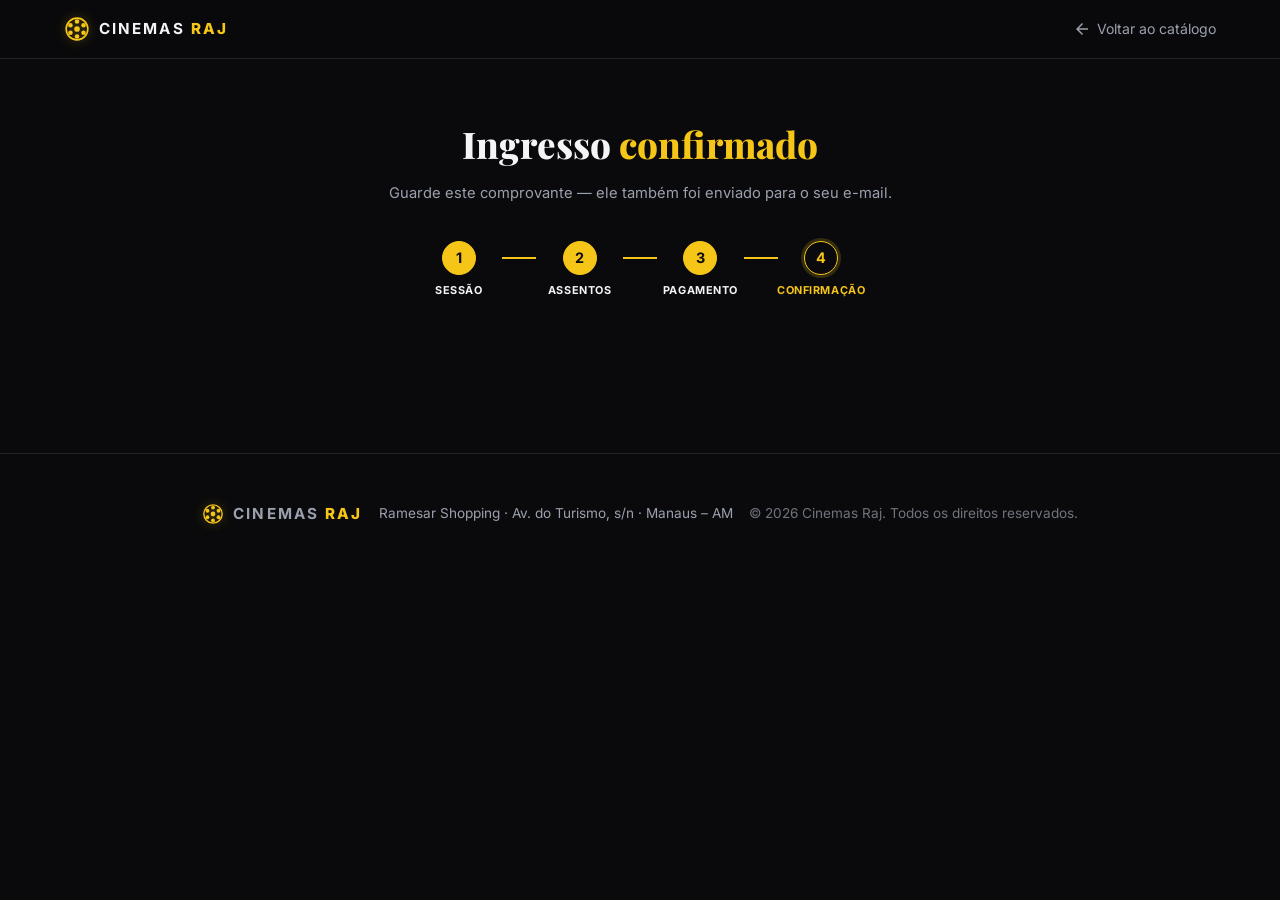
<file: comprar-confirmacao.html>
<!DOCTYPE html>
<html lang="pt-BR">
<head>
  <meta charset="UTF-8">
  <meta name="viewport" content="width=device-width, initial-scale=1.0">
  <title>Confirmação — Cinemas Raj</title>
  <link rel="stylesheet" href="compra.css">
</head>
<body>
  <header class="nav">
    <a href="index.html" class="brand">
      <span class="brand__mark" aria-hidden="true"><svg viewBox="0 0 48 48" fill="none" xmlns="http://www.w3.org/2000/svg"><circle cx="24" cy="24" r="20" stroke="currentColor" stroke-width="3"/><circle cx="24" cy="24" r="5.2" fill="currentColor"/><circle cx="24" cy="10" r="4.2" fill="currentColor"/><circle cx="36.1" cy="17" r="4.2" fill="currentColor"/><circle cx="36.1" cy="31" r="4.2" fill="currentColor"/><circle cx="24" cy="38" r="4.2" fill="currentColor"/><circle cx="11.9" cy="31" r="4.2" fill="currentColor"/><circle cx="11.9" cy="17" r="4.2" fill="currentColor"/></svg></span>
      <span class="brand__name">Cinemas <b>Raj</b></span>
    </a>
    <a href="index.html#catalogo" class="nav__back"><svg viewBox="0 0 24 24" fill="currentColor"><path d="M20 11H7.83l5.59-5.59L12 4l-8 8 8 8 1.41-1.41L7.83 13H20z"/></svg>Voltar ao catálogo</a>
  </header>

  <main class="flow-main">
    <h1 class="flow-title">Ingresso <span class="grad">confirmado</span></h1>
    <p class="flow-sub">Guarde este comprovante — ele também foi enviado para o seu e-mail.</p>
  <div class="stepper">
    <div class="stepper__step is-done"><span class="stepper__num">1</span><span class="stepper__label">Sessão</span></div>
    <div class="stepper__line is-done"></div>
    <div class="stepper__step is-done"><span class="stepper__num">2</span><span class="stepper__label">Assentos</span></div>
    <div class="stepper__line is-done"></div>
    <div class="stepper__step is-done"><span class="stepper__num">3</span><span class="stepper__label">Pagamento</span></div>
    <div class="stepper__line is-done"></div>
    <div class="stepper__step is-current"><span class="stepper__num">4</span><span class="stepper__label">Confirmação</span></div>
  </div>
    <section class="flow-panel" id="esqueceram">
      <div class="eticket">
        <div class="eticket__success">
          <div class="eticket__check"><svg viewBox="0 0 24 24" fill="none" stroke="currentColor" stroke-width="3" stroke-linecap="round" stroke-linejoin="round"><path d="M5 13l4 4L19 7"/></svg></div>
          <h2>Compra confirmada!</h2>
          <p>Seu ingresso foi reservado com sucesso.</p>
        </div>
        <div class="eticket__stub">
          <img src="img/esqueceram.png" alt="Esqueceram de Mim">
          <div class="eticket__stub-info">
            <h3>Esqueceram de Mim</h3>
            <p>Hoje · <b>14h00</b> · Dublado<br>Sala 1 · Assentos <b>F7, F8</b></p>
          </div>
        </div>
        <div class="eticket__qr">
          <div class="qr"><span class=""></span><span class=""></span><span class=""></span><span class="off"></span><span class=""></span><span class=""></span><span class=""></span><span class=""></span><span class="off"></span><span class=""></span><span class="off"></span><span class="off"></span><span class="off"></span><span class=""></span><span class=""></span><span class=""></span><span class=""></span><span class="off"></span><span class=""></span><span class="off"></span><span class=""></span><span class="off"></span><span class="off"></span><span class="off"></span><span class="off"></span><span class=""></span><span class="off"></span><span class="off"></span><span class=""></span><span class="off"></span><span class=""></span><span class=""></span><span class=""></span><span class="off"></span><span class=""></span><span class=""></span><span class="off"></span><span class="off"></span><span class="off"></span><span class="off"></span><span class=""></span><span class=""></span><span class=""></span><span class=""></span><span class=""></span><span class="off"></span><span class=""></span><span class=""></span><span class="off"></span></div>
          <small>Apresente este código na entrada da sala</small>
        </div>
        <p class="eticket__order">PEDIDO Nº 000384</p>
      </div>

      <div class="flow-actions">
        <a href="index.html#catalogo" class="btn btn--ghost">Ver outros filmes</a>
        <a href="index.html" class="btn btn--primary">Ir para o início</a>
      </div>
    </section>
    <section class="flow-panel" id="intocaveis">
      <div class="eticket">
        <div class="eticket__success">
          <div class="eticket__check"><svg viewBox="0 0 24 24" fill="none" stroke="currentColor" stroke-width="3" stroke-linecap="round" stroke-linejoin="round"><path d="M5 13l4 4L19 7"/></svg></div>
          <h2>Compra confirmada!</h2>
          <p>Seu ingresso foi reservado com sucesso.</p>
        </div>
        <div class="eticket__stub">
          <img src="img/intocaveis.png" alt="Intocáveis">
          <div class="eticket__stub-info">
            <h3>Intocáveis</h3>
            <p>Hoje · <b>15h00</b> · Legendado<br>Sala 1 · Assentos <b>F7, F8</b></p>
          </div>
        </div>
        <div class="eticket__qr">
          <div class="qr"><span class=""></span><span class=""></span><span class=""></span><span class="off"></span><span class=""></span><span class=""></span><span class=""></span><span class=""></span><span class="off"></span><span class=""></span><span class="off"></span><span class="off"></span><span class="off"></span><span class=""></span><span class=""></span><span class=""></span><span class=""></span><span class="off"></span><span class=""></span><span class="off"></span><span class=""></span><span class="off"></span><span class="off"></span><span class="off"></span><span class="off"></span><span class=""></span><span class="off"></span><span class="off"></span><span class=""></span><span class="off"></span><span class=""></span><span class=""></span><span class=""></span><span class="off"></span><span class=""></span><span class=""></span><span class="off"></span><span class="off"></span><span class="off"></span><span class="off"></span><span class=""></span><span class=""></span><span class=""></span><span class=""></span><span class=""></span><span class="off"></span><span class=""></span><span class=""></span><span class="off"></span></div>
          <small>Apresente este código na entrada da sala</small>
        </div>
        <p class="eticket__order">PEDIDO Nº 000385</p>
      </div>

      <div class="flow-actions">
        <a href="index.html#catalogo" class="btn btn--ghost">Ver outros filmes</a>
        <a href="index.html" class="btn btn--primary">Ir para o início</a>
      </div>
    </section>
    <section class="flow-panel" id="lagoa">
      <div class="eticket">
        <div class="eticket__success">
          <div class="eticket__check"><svg viewBox="0 0 24 24" fill="none" stroke="currentColor" stroke-width="3" stroke-linecap="round" stroke-linejoin="round"><path d="M5 13l4 4L19 7"/></svg></div>
          <h2>Compra confirmada!</h2>
          <p>Seu ingresso foi reservado com sucesso.</p>
        </div>
        <div class="eticket__stub">
          <img src="img/lagoaazul.png" alt="Lagoa Azul">
          <div class="eticket__stub-info">
            <h3>Lagoa Azul</h3>
            <p>Hoje · <b>13h00</b> · Dublado<br>Sala 2 · Assentos <b>F7, F8</b></p>
          </div>
        </div>
        <div class="eticket__qr">
          <div class="qr"><span class=""></span><span class=""></span><span class=""></span><span class="off"></span><span class=""></span><span class=""></span><span class=""></span><span class=""></span><span class="off"></span><span class=""></span><span class="off"></span><span class="off"></span><span class="off"></span><span class=""></span><span class=""></span><span class=""></span><span class=""></span><span class="off"></span><span class=""></span><span class="off"></span><span class=""></span><span class="off"></span><span class="off"></span><span class="off"></span><span class="off"></span><span class=""></span><span class="off"></span><span class="off"></span><span class=""></span><span class="off"></span><span class=""></span><span class=""></span><span class=""></span><span class="off"></span><span class=""></span><span class=""></span><span class="off"></span><span class="off"></span><span class="off"></span><span class="off"></span><span class=""></span><span class=""></span><span class=""></span><span class=""></span><span class=""></span><span class="off"></span><span class=""></span><span class=""></span><span class="off"></span></div>
          <small>Apresente este código na entrada da sala</small>
        </div>
        <p class="eticket__order">PEDIDO Nº 000386</p>
      </div>

      <div class="flow-actions">
        <a href="index.html#catalogo" class="btn btn--ghost">Ver outros filmes</a>
        <a href="index.html" class="btn btn--primary">Ir para o início</a>
      </div>
    </section>
    <section class="flow-panel" id="forrest">
      <div class="eticket">
        <div class="eticket__success">
          <div class="eticket__check"><svg viewBox="0 0 24 24" fill="none" stroke="currentColor" stroke-width="3" stroke-linecap="round" stroke-linejoin="round"><path d="M5 13l4 4L19 7"/></svg></div>
          <h2>Compra confirmada!</h2>
          <p>Seu ingresso foi reservado com sucesso.</p>
        </div>
        <div class="eticket__stub">
          <img src="img/forrest.jpg" alt="Forrest Gump">
          <div class="eticket__stub-info">
            <h3>Forrest Gump</h3>
            <p>Hoje · <b>13h30</b> · Dublado<br>Sala 3 · Assentos <b>F7, F8</b></p>
          </div>
        </div>
        <div class="eticket__qr">
          <div class="qr"><span class=""></span><span class=""></span><span class=""></span><span class="off"></span><span class=""></span><span class=""></span><span class=""></span><span class=""></span><span class="off"></span><span class=""></span><span class="off"></span><span class="off"></span><span class="off"></span><span class=""></span><span class=""></span><span class=""></span><span class=""></span><span class="off"></span><span class=""></span><span class="off"></span><span class=""></span><span class="off"></span><span class="off"></span><span class="off"></span><span class="off"></span><span class=""></span><span class="off"></span><span class="off"></span><span class=""></span><span class="off"></span><span class=""></span><span class=""></span><span class=""></span><span class="off"></span><span class=""></span><span class=""></span><span class="off"></span><span class="off"></span><span class="off"></span><span class="off"></span><span class=""></span><span class=""></span><span class=""></span><span class=""></span><span class=""></span><span class="off"></span><span class=""></span><span class=""></span><span class="off"></span></div>
          <small>Apresente este código na entrada da sala</small>
        </div>
        <p class="eticket__order">PEDIDO Nº 000387</p>
      </div>

      <div class="flow-actions">
        <a href="index.html#catalogo" class="btn btn--ghost">Ver outros filmes</a>
        <a href="index.html" class="btn btn--primary">Ir para o início</a>
      </div>
    </section>
    <section class="flow-panel" id="matrix">
      <div class="eticket">
        <div class="eticket__success">
          <div class="eticket__check"><svg viewBox="0 0 24 24" fill="none" stroke="currentColor" stroke-width="3" stroke-linecap="round" stroke-linejoin="round"><path d="M5 13l4 4L19 7"/></svg></div>
          <h2>Compra confirmada!</h2>
          <p>Seu ingresso foi reservado com sucesso.</p>
        </div>
        <div class="eticket__stub">
          <img src="img/matrix.png" alt="Matrix">
          <div class="eticket__stub-info">
            <h3>Matrix</h3>
            <p>Hoje · <b>14h00</b> · Dublado<br>Sala 2 · Assentos <b>F7, F8</b></p>
          </div>
        </div>
        <div class="eticket__qr">
          <div class="qr"><span class=""></span><span class=""></span><span class=""></span><span class="off"></span><span class=""></span><span class=""></span><span class=""></span><span class=""></span><span class="off"></span><span class=""></span><span class="off"></span><span class="off"></span><span class="off"></span><span class=""></span><span class=""></span><span class=""></span><span class=""></span><span class="off"></span><span class=""></span><span class="off"></span><span class=""></span><span class="off"></span><span class="off"></span><span class="off"></span><span class="off"></span><span class=""></span><span class="off"></span><span class="off"></span><span class=""></span><span class="off"></span><span class=""></span><span class=""></span><span class=""></span><span class="off"></span><span class=""></span><span class=""></span><span class="off"></span><span class="off"></span><span class="off"></span><span class="off"></span><span class=""></span><span class=""></span><span class=""></span><span class=""></span><span class=""></span><span class="off"></span><span class=""></span><span class=""></span><span class="off"></span></div>
          <small>Apresente este código na entrada da sala</small>
        </div>
        <p class="eticket__order">PEDIDO Nº 000388</p>
      </div>

      <div class="flow-actions">
        <a href="index.html#catalogo" class="btn btn--ghost">Ver outros filmes</a>
        <a href="index.html" class="btn btn--primary">Ir para o início</a>
      </div>
    </section>
    <section class="flow-panel" id="chefao">
      <div class="eticket">
        <div class="eticket__success">
          <div class="eticket__check"><svg viewBox="0 0 24 24" fill="none" stroke="currentColor" stroke-width="3" stroke-linecap="round" stroke-linejoin="round"><path d="M5 13l4 4L19 7"/></svg></div>
          <h2>Compra confirmada!</h2>
          <p>Seu ingresso foi reservado com sucesso.</p>
        </div>
        <div class="eticket__stub">
          <img src="img/chefao.jpg" alt="O Poderoso Chefão">
          <div class="eticket__stub-info">
            <h3>O Poderoso Chefão</h3>
            <p>Hoje · <b>13h00</b> · Legendado<br>Sala 1 · Assentos <b>F7, F8</b></p>
          </div>
        </div>
        <div class="eticket__qr">
          <div class="qr"><span class=""></span><span class=""></span><span class=""></span><span class="off"></span><span class=""></span><span class=""></span><span class=""></span><span class=""></span><span class="off"></span><span class=""></span><span class="off"></span><span class="off"></span><span class="off"></span><span class=""></span><span class=""></span><span class=""></span><span class=""></span><span class="off"></span><span class=""></span><span class="off"></span><span class=""></span><span class="off"></span><span class="off"></span><span class="off"></span><span class="off"></span><span class=""></span><span class="off"></span><span class="off"></span><span class=""></span><span class="off"></span><span class=""></span><span class=""></span><span class=""></span><span class="off"></span><span class=""></span><span class=""></span><span class="off"></span><span class="off"></span><span class="off"></span><span class="off"></span><span class=""></span><span class=""></span><span class=""></span><span class=""></span><span class=""></span><span class="off"></span><span class=""></span><span class=""></span><span class="off"></span></div>
          <small>Apresente este código na entrada da sala</small>
        </div>
        <p class="eticket__order">PEDIDO Nº 000389</p>
      </div>

      <div class="flow-actions">
        <a href="index.html#catalogo" class="btn btn--ghost">Ver outros filmes</a>
        <a href="index.html" class="btn btn--primary">Ir para o início</a>
      </div>
    </section>
    <section class="flow-panel" id="pulp">
      <div class="eticket">
        <div class="eticket__success">
          <div class="eticket__check"><svg viewBox="0 0 24 24" fill="none" stroke="currentColor" stroke-width="3" stroke-linecap="round" stroke-linejoin="round"><path d="M5 13l4 4L19 7"/></svg></div>
          <h2>Compra confirmada!</h2>
          <p>Seu ingresso foi reservado com sucesso.</p>
        </div>
        <div class="eticket__stub">
          <img src="img/pulp.jpg" alt="Pulp Fiction">
          <div class="eticket__stub-info">
            <h3>Pulp Fiction</h3>
            <p>Hoje · <b>14h30</b> · Legendado<br>Sala 3 · Assentos <b>F7, F8</b></p>
          </div>
        </div>
        <div class="eticket__qr">
          <div class="qr"><span class=""></span><span class=""></span><span class=""></span><span class="off"></span><span class=""></span><span class=""></span><span class=""></span><span class=""></span><span class="off"></span><span class=""></span><span class="off"></span><span class="off"></span><span class="off"></span><span class=""></span><span class=""></span><span class=""></span><span class=""></span><span class="off"></span><span class=""></span><span class="off"></span><span class=""></span><span class="off"></span><span class="off"></span><span class="off"></span><span class="off"></span><span class=""></span><span class="off"></span><span class="off"></span><span class=""></span><span class="off"></span><span class=""></span><span class=""></span><span class=""></span><span class="off"></span><span class=""></span><span class=""></span><span class="off"></span><span class="off"></span><span class="off"></span><span class="off"></span><span class=""></span><span class=""></span><span class=""></span><span class=""></span><span class=""></span><span class="off"></span><span class=""></span><span class=""></span><span class="off"></span></div>
          <small>Apresente este código na entrada da sala</small>
        </div>
        <p class="eticket__order">PEDIDO Nº 000390</p>
      </div>

      <div class="flow-actions">
        <a href="index.html#catalogo" class="btn btn--ghost">Ver outros filmes</a>
        <a href="index.html" class="btn btn--primary">Ir para o início</a>
      </div>
    </section>
    <section class="flow-panel" id="clube">
      <div class="eticket">
        <div class="eticket__success">
          <div class="eticket__check"><svg viewBox="0 0 24 24" fill="none" stroke="currentColor" stroke-width="3" stroke-linecap="round" stroke-linejoin="round"><path d="M5 13l4 4L19 7"/></svg></div>
          <h2>Compra confirmada!</h2>
          <p>Seu ingresso foi reservado com sucesso.</p>
        </div>
        <div class="eticket__stub">
          <img src="img/clube.jpg" alt="Clube da Luta">
          <div class="eticket__stub-info">
            <h3>Clube da Luta</h3>
            <p>Hoje · <b>15h00</b> · Legendado<br>Sala 2 · Assentos <b>F7, F8</b></p>
          </div>
        </div>
        <div class="eticket__qr">
          <div class="qr"><span class=""></span><span class=""></span><span class=""></span><span class="off"></span><span class=""></span><span class=""></span><span class=""></span><span class=""></span><span class="off"></span><span class=""></span><span class="off"></span><span class="off"></span><span class="off"></span><span class=""></span><span class=""></span><span class=""></span><span class=""></span><span class="off"></span><span class=""></span><span class="off"></span><span class=""></span><span class="off"></span><span class="off"></span><span class="off"></span><span class="off"></span><span class=""></span><span class="off"></span><span class="off"></span><span class=""></span><span class="off"></span><span class=""></span><span class=""></span><span class=""></span><span class="off"></span><span class=""></span><span class=""></span><span class="off"></span><span class="off"></span><span class="off"></span><span class="off"></span><span class=""></span><span class=""></span><span class=""></span><span class=""></span><span class=""></span><span class="off"></span><span class=""></span><span class=""></span><span class="off"></span></div>
          <small>Apresente este código na entrada da sala</small>
        </div>
        <p class="eticket__order">PEDIDO Nº 000391</p>
      </div>

      <div class="flow-actions">
        <a href="index.html#catalogo" class="btn btn--ghost">Ver outros filmes</a>
        <a href="index.html" class="btn btn--primary">Ir para o início</a>
      </div>
    </section>
  </main>
  <footer class="footer">
    <span class="brand"><span class="brand__mark" aria-hidden="true"><svg viewBox="0 0 48 48" fill="none" xmlns="http://www.w3.org/2000/svg"><circle cx="24" cy="24" r="20" stroke="currentColor" stroke-width="3"/><circle cx="24" cy="24" r="5.2" fill="currentColor"/><circle cx="24" cy="10" r="4.2" fill="currentColor"/><circle cx="36.1" cy="17" r="4.2" fill="currentColor"/><circle cx="36.1" cy="31" r="4.2" fill="currentColor"/><circle cx="24" cy="38" r="4.2" fill="currentColor"/><circle cx="11.9" cy="31" r="4.2" fill="currentColor"/><circle cx="11.9" cy="17" r="4.2" fill="currentColor"/></svg></span><span class="brand__name">Cinemas <b>Raj</b></span></span>
    <p>Ramesar Shopping · Av. do Turismo, s/n · Manaus – AM</p>
    <span class="footer__copy">© 2026 Cinemas Raj. Todos os direitos reservados.</span>
  </footer>

</body>
</html>
</file>
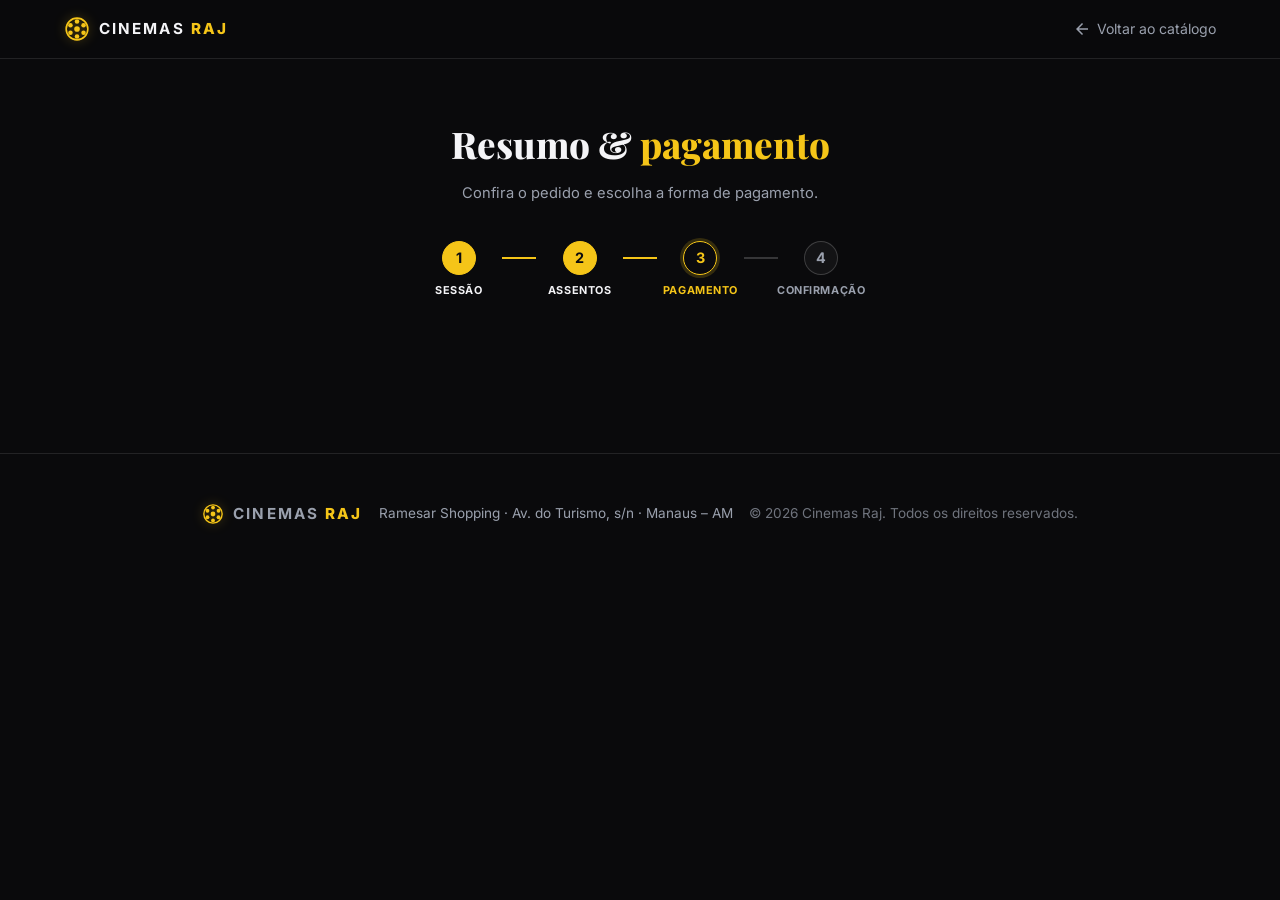
<file: comprar-resumo.html>
<!DOCTYPE html>
<html lang="pt-BR">
<head>
  <meta charset="UTF-8">
  <meta name="viewport" content="width=device-width, initial-scale=1.0">
  <title>Resumo e pagamento — Cinemas Raj</title>
  <link rel="stylesheet" href="compra.css">
</head>
<body>
  <header class="nav">
    <a href="index.html" class="brand">
      <span class="brand__mark" aria-hidden="true"><svg viewBox="0 0 48 48" fill="none" xmlns="http://www.w3.org/2000/svg"><circle cx="24" cy="24" r="20" stroke="currentColor" stroke-width="3"/><circle cx="24" cy="24" r="5.2" fill="currentColor"/><circle cx="24" cy="10" r="4.2" fill="currentColor"/><circle cx="36.1" cy="17" r="4.2" fill="currentColor"/><circle cx="36.1" cy="31" r="4.2" fill="currentColor"/><circle cx="24" cy="38" r="4.2" fill="currentColor"/><circle cx="11.9" cy="31" r="4.2" fill="currentColor"/><circle cx="11.9" cy="17" r="4.2" fill="currentColor"/></svg></span>
      <span class="brand__name">Cinemas <b>Raj</b></span>
    </a>
    <a href="index.html#catalogo" class="nav__back"><svg viewBox="0 0 24 24" fill="currentColor"><path d="M20 11H7.83l5.59-5.59L12 4l-8 8 8 8 1.41-1.41L7.83 13H20z"/></svg>Voltar ao catálogo</a>
  </header>

  <main class="flow-main">
    <h1 class="flow-title">Resumo &amp; <span class="grad">pagamento</span></h1>
    <p class="flow-sub">Confira o pedido e escolha a forma de pagamento.</p>
  <div class="stepper">
    <div class="stepper__step is-done"><span class="stepper__num">1</span><span class="stepper__label">Sessão</span></div>
    <div class="stepper__line is-done"></div>
    <div class="stepper__step is-done"><span class="stepper__num">2</span><span class="stepper__label">Assentos</span></div>
    <div class="stepper__line is-done"></div>
    <div class="stepper__step is-current"><span class="stepper__num">3</span><span class="stepper__label">Pagamento</span></div>
    <div class="stepper__line "></div>
    <div class="stepper__step "><span class="stepper__num">4</span><span class="stepper__label">Confirmação</span></div>
  </div>
    <section class="flow-panel" id="esqueceram">
      <div class="flow-movieinfo">
        <img src="img/esqueceram.png" alt="Esqueceram de Mim">
        <div>
          <h2>Esqueceram de Mim</h2>
          <p><span class="tag">★ 7.6</span> · Comédia · Livre · 1h 43min</p>
        </div>
      </div>

      <div class="summary">
        <div class="summary__row"><span>Sessão</span><b>Hoje · Sala 1 · Dublado</b></div>
        <div class="summary__row"><span>Assentos</span><b>F7, F8</b></div>
        <div class="summary__row"><span>2x Inteira</span><b>R$ 64,00</b></div>
        <div class="summary__row"><span>Taxa de conveniência</span><b>R$ 4,00</b></div>
        <div class="summary__row total"><span>Total</span><b>R$ 68,00</b></div>
      </div>

      <div class="pay-methods">
        <input type="radio" name="pay-esqueceram" id="pay-card" checked>
        <label for="pay-card"><svg viewBox="0 0 24 24" fill="currentColor"><path d="M20 4H4a2 2 0 0 0-2 2v12a2 2 0 0 0 2 2h16a2 2 0 0 0 2-2V6a2 2 0 0 0-2-2zm0 14H4v-6h16v6zm0-10H4V6h16v2z"/></svg>Cartão</label>
        <input type="radio" name="pay-esqueceram" id="pay-pix">
        <label for="pay-pix"><svg viewBox="0 0 24 24" fill="currentColor"><path d="M12 2 2 12l10 10 10-10L12 2zm0 4.24L17.76 12 12 17.76 6.24 12 12 6.24z"/></svg>Pix</label>
        <input type="radio" name="pay-esqueceram" id="pay-cash">
        <label for="pay-cash"><svg viewBox="0 0 24 24" fill="currentColor"><path d="M4 6h16a1 1 0 0 1 1 1v10a1 1 0 0 1-1 1H4a1 1 0 0 1-1-1V7a1 1 0 0 1 1-1zm8 3a3 3 0 1 0 0 6 3 3 0 0 0 0-6zM6 9v6M18 9v6"/></svg>Na bilheteria</label>
      </div>

      <div class="pay-panel pay-panel--card">
        <div class="field">
          <label>Número do cartão</label>
          <input type="text" placeholder="0000 0000 0000 0000">
        </div>
        <div class="field-row">
          <div class="field">
            <label>Validade</label>
            <input type="text" placeholder="MM/AA">
          </div>
          <div class="field">
            <label>CVV</label>
            <input type="text" placeholder="123">
          </div>
        </div>
        <div class="field">
          <label>Nome impresso no cartão</label>
          <input type="text" placeholder="Como está no cartão">
        </div>
      </div>

      <div class="pay-panel pay-panel--pix">
        <div class="pix-box">
          <div class="qr"><span class=""></span><span class=""></span><span class=""></span><span class="off"></span><span class=""></span><span class=""></span><span class=""></span><span class=""></span><span class="off"></span><span class=""></span><span class="off"></span><span class="off"></span><span class="off"></span><span class=""></span><span class=""></span><span class=""></span><span class=""></span><span class="off"></span><span class=""></span><span class="off"></span><span class=""></span><span class="off"></span><span class="off"></span><span class="off"></span><span class="off"></span><span class=""></span><span class="off"></span><span class="off"></span><span class=""></span><span class="off"></span><span class=""></span><span class=""></span><span class=""></span><span class="off"></span><span class=""></span><span class=""></span><span class="off"></span><span class="off"></span><span class="off"></span><span class="off"></span><span class=""></span><span class=""></span><span class=""></span><span class=""></span><span class=""></span><span class="off"></span><span class=""></span><span class=""></span><span class="off"></span></div>
          <p>Escaneie o QR code com o app do seu banco</p>
          <span class="pix-key">chave: ingressos@cinemasraj.com.br</span>
        </div>
      </div>

      <div class="pay-panel pay-panel--cash">
        <div class="cash-box">
          Reserve agora e pague na bilheteria em até <b style="color:var(--gold)">30 minutos</b> antes da sessão.
        </div>
      </div>

      <p class="demo-note">Ambiente de demonstração — nenhum dado é enviado ou processado.</p>

      <div class="flow-actions">
        <a href="comprar-assentos.html#esqueceram" class="btn btn--ghost"><svg viewBox="0 0 24 24" fill="currentColor"><path d="M20 11H7.83l5.59-5.59L12 4l-8 8 8 8 1.41-1.41L7.83 13H20z"/></svg>Voltar</a>
        <a href="comprar-confirmacao.html#esqueceram" class="btn btn--primary">Finalizar compra</a>
      </div>
    </section>
    <section class="flow-panel" id="intocaveis">
      <div class="flow-movieinfo">
        <img src="img/intocaveis.png" alt="Intocáveis">
        <div>
          <h2>Intocáveis</h2>
          <p><span class="tag">★ 8.5</span> · Drama · 12 anos · 1h 52min</p>
        </div>
      </div>

      <div class="summary">
        <div class="summary__row"><span>Sessão</span><b>Hoje · Sala 1 · Legendado</b></div>
        <div class="summary__row"><span>Assentos</span><b>F7, F8</b></div>
        <div class="summary__row"><span>2x Inteira</span><b>R$ 64,00</b></div>
        <div class="summary__row"><span>Taxa de conveniência</span><b>R$ 4,00</b></div>
        <div class="summary__row total"><span>Total</span><b>R$ 68,00</b></div>
      </div>

      <div class="pay-methods">
        <input type="radio" name="pay-intocaveis" id="pay-card" checked>
        <label for="pay-card"><svg viewBox="0 0 24 24" fill="currentColor"><path d="M20 4H4a2 2 0 0 0-2 2v12a2 2 0 0 0 2 2h16a2 2 0 0 0 2-2V6a2 2 0 0 0-2-2zm0 14H4v-6h16v6zm0-10H4V6h16v2z"/></svg>Cartão</label>
        <input type="radio" name="pay-intocaveis" id="pay-pix">
        <label for="pay-pix"><svg viewBox="0 0 24 24" fill="currentColor"><path d="M12 2 2 12l10 10 10-10L12 2zm0 4.24L17.76 12 12 17.76 6.24 12 12 6.24z"/></svg>Pix</label>
        <input type="radio" name="pay-intocaveis" id="pay-cash">
        <label for="pay-cash"><svg viewBox="0 0 24 24" fill="currentColor"><path d="M4 6h16a1 1 0 0 1 1 1v10a1 1 0 0 1-1 1H4a1 1 0 0 1-1-1V7a1 1 0 0 1 1-1zm8 3a3 3 0 1 0 0 6 3 3 0 0 0 0-6zM6 9v6M18 9v6"/></svg>Na bilheteria</label>
      </div>

      <div class="pay-panel pay-panel--card">
        <div class="field">
          <label>Número do cartão</label>
          <input type="text" placeholder="0000 0000 0000 0000">
        </div>
        <div class="field-row">
          <div class="field">
            <label>Validade</label>
            <input type="text" placeholder="MM/AA">
          </div>
          <div class="field">
            <label>CVV</label>
            <input type="text" placeholder="123">
          </div>
        </div>
        <div class="field">
          <label>Nome impresso no cartão</label>
          <input type="text" placeholder="Como está no cartão">
        </div>
      </div>

      <div class="pay-panel pay-panel--pix">
        <div class="pix-box">
          <div class="qr"><span class=""></span><span class=""></span><span class=""></span><span class="off"></span><span class=""></span><span class=""></span><span class=""></span><span class=""></span><span class="off"></span><span class=""></span><span class="off"></span><span class="off"></span><span class="off"></span><span class=""></span><span class=""></span><span class=""></span><span class=""></span><span class="off"></span><span class=""></span><span class="off"></span><span class=""></span><span class="off"></span><span class="off"></span><span class="off"></span><span class="off"></span><span class=""></span><span class="off"></span><span class="off"></span><span class=""></span><span class="off"></span><span class=""></span><span class=""></span><span class=""></span><span class="off"></span><span class=""></span><span class=""></span><span class="off"></span><span class="off"></span><span class="off"></span><span class="off"></span><span class=""></span><span class=""></span><span class=""></span><span class=""></span><span class=""></span><span class="off"></span><span class=""></span><span class=""></span><span class="off"></span></div>
          <p>Escaneie o QR code com o app do seu banco</p>
          <span class="pix-key">chave: ingressos@cinemasraj.com.br</span>
        </div>
      </div>

      <div class="pay-panel pay-panel--cash">
        <div class="cash-box">
          Reserve agora e pague na bilheteria em até <b style="color:var(--gold)">30 minutos</b> antes da sessão.
        </div>
      </div>

      <p class="demo-note">Ambiente de demonstração — nenhum dado é enviado ou processado.</p>

      <div class="flow-actions">
        <a href="comprar-assentos.html#intocaveis" class="btn btn--ghost"><svg viewBox="0 0 24 24" fill="currentColor"><path d="M20 11H7.83l5.59-5.59L12 4l-8 8 8 8 1.41-1.41L7.83 13H20z"/></svg>Voltar</a>
        <a href="comprar-confirmacao.html#intocaveis" class="btn btn--primary">Finalizar compra</a>
      </div>
    </section>
    <section class="flow-panel" id="lagoa">
      <div class="flow-movieinfo">
        <img src="img/lagoaazul.png" alt="Lagoa Azul">
        <div>
          <h2>Lagoa Azul</h2>
          <p><span class="tag">★ 6.0</span> · Romance · 14 anos · 1h 44min</p>
        </div>
      </div>

      <div class="summary">
        <div class="summary__row"><span>Sessão</span><b>Hoje · Sala 2 · Dublado</b></div>
        <div class="summary__row"><span>Assentos</span><b>F7, F8</b></div>
        <div class="summary__row"><span>2x Inteira</span><b>R$ 64,00</b></div>
        <div class="summary__row"><span>Taxa de conveniência</span><b>R$ 4,00</b></div>
        <div class="summary__row total"><span>Total</span><b>R$ 68,00</b></div>
      </div>

      <div class="pay-methods">
        <input type="radio" name="pay-lagoa" id="pay-card" checked>
        <label for="pay-card"><svg viewBox="0 0 24 24" fill="currentColor"><path d="M20 4H4a2 2 0 0 0-2 2v12a2 2 0 0 0 2 2h16a2 2 0 0 0 2-2V6a2 2 0 0 0-2-2zm0 14H4v-6h16v6zm0-10H4V6h16v2z"/></svg>Cartão</label>
        <input type="radio" name="pay-lagoa" id="pay-pix">
        <label for="pay-pix"><svg viewBox="0 0 24 24" fill="currentColor"><path d="M12 2 2 12l10 10 10-10L12 2zm0 4.24L17.76 12 12 17.76 6.24 12 12 6.24z"/></svg>Pix</label>
        <input type="radio" name="pay-lagoa" id="pay-cash">
        <label for="pay-cash"><svg viewBox="0 0 24 24" fill="currentColor"><path d="M4 6h16a1 1 0 0 1 1 1v10a1 1 0 0 1-1 1H4a1 1 0 0 1-1-1V7a1 1 0 0 1 1-1zm8 3a3 3 0 1 0 0 6 3 3 0 0 0 0-6zM6 9v6M18 9v6"/></svg>Na bilheteria</label>
      </div>

      <div class="pay-panel pay-panel--card">
        <div class="field">
          <label>Número do cartão</label>
          <input type="text" placeholder="0000 0000 0000 0000">
        </div>
        <div class="field-row">
          <div class="field">
            <label>Validade</label>
            <input type="text" placeholder="MM/AA">
          </div>
          <div class="field">
            <label>CVV</label>
            <input type="text" placeholder="123">
          </div>
        </div>
        <div class="field">
          <label>Nome impresso no cartão</label>
          <input type="text" placeholder="Como está no cartão">
        </div>
      </div>

      <div class="pay-panel pay-panel--pix">
        <div class="pix-box">
          <div class="qr"><span class=""></span><span class=""></span><span class=""></span><span class="off"></span><span class=""></span><span class=""></span><span class=""></span><span class=""></span><span class="off"></span><span class=""></span><span class="off"></span><span class="off"></span><span class="off"></span><span class=""></span><span class=""></span><span class=""></span><span class=""></span><span class="off"></span><span class=""></span><span class="off"></span><span class=""></span><span class="off"></span><span class="off"></span><span class="off"></span><span class="off"></span><span class=""></span><span class="off"></span><span class="off"></span><span class=""></span><span class="off"></span><span class=""></span><span class=""></span><span class=""></span><span class="off"></span><span class=""></span><span class=""></span><span class="off"></span><span class="off"></span><span class="off"></span><span class="off"></span><span class=""></span><span class=""></span><span class=""></span><span class=""></span><span class=""></span><span class="off"></span><span class=""></span><span class=""></span><span class="off"></span></div>
          <p>Escaneie o QR code com o app do seu banco</p>
          <span class="pix-key">chave: ingressos@cinemasraj.com.br</span>
        </div>
      </div>

      <div class="pay-panel pay-panel--cash">
        <div class="cash-box">
          Reserve agora e pague na bilheteria em até <b style="color:var(--gold)">30 minutos</b> antes da sessão.
        </div>
      </div>

      <p class="demo-note">Ambiente de demonstração — nenhum dado é enviado ou processado.</p>

      <div class="flow-actions">
        <a href="comprar-assentos.html#lagoa" class="btn btn--ghost"><svg viewBox="0 0 24 24" fill="currentColor"><path d="M20 11H7.83l5.59-5.59L12 4l-8 8 8 8 1.41-1.41L7.83 13H20z"/></svg>Voltar</a>
        <a href="comprar-confirmacao.html#lagoa" class="btn btn--primary">Finalizar compra</a>
      </div>
    </section>
    <section class="flow-panel" id="forrest">
      <div class="flow-movieinfo">
        <img src="img/forrest.jpg" alt="Forrest Gump">
        <div>
          <h2>Forrest Gump</h2>
          <p><span class="tag">★ 8.8</span> · Drama · 12 anos · 2h 22min</p>
        </div>
      </div>

      <div class="summary">
        <div class="summary__row"><span>Sessão</span><b>Hoje · Sala 3 · Dublado</b></div>
        <div class="summary__row"><span>Assentos</span><b>F7, F8</b></div>
        <div class="summary__row"><span>2x Inteira</span><b>R$ 64,00</b></div>
        <div class="summary__row"><span>Taxa de conveniência</span><b>R$ 4,00</b></div>
        <div class="summary__row total"><span>Total</span><b>R$ 68,00</b></div>
      </div>

      <div class="pay-methods">
        <input type="radio" name="pay-forrest" id="pay-card" checked>
        <label for="pay-card"><svg viewBox="0 0 24 24" fill="currentColor"><path d="M20 4H4a2 2 0 0 0-2 2v12a2 2 0 0 0 2 2h16a2 2 0 0 0 2-2V6a2 2 0 0 0-2-2zm0 14H4v-6h16v6zm0-10H4V6h16v2z"/></svg>Cartão</label>
        <input type="radio" name="pay-forrest" id="pay-pix">
        <label for="pay-pix"><svg viewBox="0 0 24 24" fill="currentColor"><path d="M12 2 2 12l10 10 10-10L12 2zm0 4.24L17.76 12 12 17.76 6.24 12 12 6.24z"/></svg>Pix</label>
        <input type="radio" name="pay-forrest" id="pay-cash">
        <label for="pay-cash"><svg viewBox="0 0 24 24" fill="currentColor"><path d="M4 6h16a1 1 0 0 1 1 1v10a1 1 0 0 1-1 1H4a1 1 0 0 1-1-1V7a1 1 0 0 1 1-1zm8 3a3 3 0 1 0 0 6 3 3 0 0 0 0-6zM6 9v6M18 9v6"/></svg>Na bilheteria</label>
      </div>

      <div class="pay-panel pay-panel--card">
        <div class="field">
          <label>Número do cartão</label>
          <input type="text" placeholder="0000 0000 0000 0000">
        </div>
        <div class="field-row">
          <div class="field">
            <label>Validade</label>
            <input type="text" placeholder="MM/AA">
          </div>
          <div class="field">
            <label>CVV</label>
            <input type="text" placeholder="123">
          </div>
        </div>
        <div class="field">
          <label>Nome impresso no cartão</label>
          <input type="text" placeholder="Como está no cartão">
        </div>
      </div>

      <div class="pay-panel pay-panel--pix">
        <div class="pix-box">
          <div class="qr"><span class=""></span><span class=""></span><span class=""></span><span class="off"></span><span class=""></span><span class=""></span><span class=""></span><span class=""></span><span class="off"></span><span class=""></span><span class="off"></span><span class="off"></span><span class="off"></span><span class=""></span><span class=""></span><span class=""></span><span class=""></span><span class="off"></span><span class=""></span><span class="off"></span><span class=""></span><span class="off"></span><span class="off"></span><span class="off"></span><span class="off"></span><span class=""></span><span class="off"></span><span class="off"></span><span class=""></span><span class="off"></span><span class=""></span><span class=""></span><span class=""></span><span class="off"></span><span class=""></span><span class=""></span><span class="off"></span><span class="off"></span><span class="off"></span><span class="off"></span><span class=""></span><span class=""></span><span class=""></span><span class=""></span><span class=""></span><span class="off"></span><span class=""></span><span class=""></span><span class="off"></span></div>
          <p>Escaneie o QR code com o app do seu banco</p>
          <span class="pix-key">chave: ingressos@cinemasraj.com.br</span>
        </div>
      </div>

      <div class="pay-panel pay-panel--cash">
        <div class="cash-box">
          Reserve agora e pague na bilheteria em até <b style="color:var(--gold)">30 minutos</b> antes da sessão.
        </div>
      </div>

      <p class="demo-note">Ambiente de demonstração — nenhum dado é enviado ou processado.</p>

      <div class="flow-actions">
        <a href="comprar-assentos.html#forrest" class="btn btn--ghost"><svg viewBox="0 0 24 24" fill="currentColor"><path d="M20 11H7.83l5.59-5.59L12 4l-8 8 8 8 1.41-1.41L7.83 13H20z"/></svg>Voltar</a>
        <a href="comprar-confirmacao.html#forrest" class="btn btn--primary">Finalizar compra</a>
      </div>
    </section>
    <section class="flow-panel" id="matrix">
      <div class="flow-movieinfo">
        <img src="img/matrix.png" alt="Matrix">
        <div>
          <h2>Matrix</h2>
          <p><span class="tag">★ 8.7</span> · Ficção · 14 anos · 2h 16min</p>
        </div>
      </div>

      <div class="summary">
        <div class="summary__row"><span>Sessão</span><b>Hoje · Sala 2 · Dublado</b></div>
        <div class="summary__row"><span>Assentos</span><b>F7, F8</b></div>
        <div class="summary__row"><span>2x Inteira</span><b>R$ 64,00</b></div>
        <div class="summary__row"><span>Taxa de conveniência</span><b>R$ 4,00</b></div>
        <div class="summary__row total"><span>Total</span><b>R$ 68,00</b></div>
      </div>

      <div class="pay-methods">
        <input type="radio" name="pay-matrix" id="pay-card" checked>
        <label for="pay-card"><svg viewBox="0 0 24 24" fill="currentColor"><path d="M20 4H4a2 2 0 0 0-2 2v12a2 2 0 0 0 2 2h16a2 2 0 0 0 2-2V6a2 2 0 0 0-2-2zm0 14H4v-6h16v6zm0-10H4V6h16v2z"/></svg>Cartão</label>
        <input type="radio" name="pay-matrix" id="pay-pix">
        <label for="pay-pix"><svg viewBox="0 0 24 24" fill="currentColor"><path d="M12 2 2 12l10 10 10-10L12 2zm0 4.24L17.76 12 12 17.76 6.24 12 12 6.24z"/></svg>Pix</label>
        <input type="radio" name="pay-matrix" id="pay-cash">
        <label for="pay-cash"><svg viewBox="0 0 24 24" fill="currentColor"><path d="M4 6h16a1 1 0 0 1 1 1v10a1 1 0 0 1-1 1H4a1 1 0 0 1-1-1V7a1 1 0 0 1 1-1zm8 3a3 3 0 1 0 0 6 3 3 0 0 0 0-6zM6 9v6M18 9v6"/></svg>Na bilheteria</label>
      </div>

      <div class="pay-panel pay-panel--card">
        <div class="field">
          <label>Número do cartão</label>
          <input type="text" placeholder="0000 0000 0000 0000">
        </div>
        <div class="field-row">
          <div class="field">
            <label>Validade</label>
            <input type="text" placeholder="MM/AA">
          </div>
          <div class="field">
            <label>CVV</label>
            <input type="text" placeholder="123">
          </div>
        </div>
        <div class="field">
          <label>Nome impresso no cartão</label>
          <input type="text" placeholder="Como está no cartão">
        </div>
      </div>

      <div class="pay-panel pay-panel--pix">
        <div class="pix-box">
          <div class="qr"><span class=""></span><span class=""></span><span class=""></span><span class="off"></span><span class=""></span><span class=""></span><span class=""></span><span class=""></span><span class="off"></span><span class=""></span><span class="off"></span><span class="off"></span><span class="off"></span><span class=""></span><span class=""></span><span class=""></span><span class=""></span><span class="off"></span><span class=""></span><span class="off"></span><span class=""></span><span class="off"></span><span class="off"></span><span class="off"></span><span class="off"></span><span class=""></span><span class="off"></span><span class="off"></span><span class=""></span><span class="off"></span><span class=""></span><span class=""></span><span class=""></span><span class="off"></span><span class=""></span><span class=""></span><span class="off"></span><span class="off"></span><span class="off"></span><span class="off"></span><span class=""></span><span class=""></span><span class=""></span><span class=""></span><span class=""></span><span class="off"></span><span class=""></span><span class=""></span><span class="off"></span></div>
          <p>Escaneie o QR code com o app do seu banco</p>
          <span class="pix-key">chave: ingressos@cinemasraj.com.br</span>
        </div>
      </div>

      <div class="pay-panel pay-panel--cash">
        <div class="cash-box">
          Reserve agora e pague na bilheteria em até <b style="color:var(--gold)">30 minutos</b> antes da sessão.
        </div>
      </div>

      <p class="demo-note">Ambiente de demonstração — nenhum dado é enviado ou processado.</p>

      <div class="flow-actions">
        <a href="comprar-assentos.html#matrix" class="btn btn--ghost"><svg viewBox="0 0 24 24" fill="currentColor"><path d="M20 11H7.83l5.59-5.59L12 4l-8 8 8 8 1.41-1.41L7.83 13H20z"/></svg>Voltar</a>
        <a href="comprar-confirmacao.html#matrix" class="btn btn--primary">Finalizar compra</a>
      </div>
    </section>
    <section class="flow-panel" id="chefao">
      <div class="flow-movieinfo">
        <img src="img/chefao.jpg" alt="O Poderoso Chefão">
        <div>
          <h2>O Poderoso Chefão</h2>
          <p><span class="tag">★ 9.2</span> · Crime · 14 anos · 2h 55min</p>
        </div>
      </div>

      <div class="summary">
        <div class="summary__row"><span>Sessão</span><b>Hoje · Sala 1 · Legendado</b></div>
        <div class="summary__row"><span>Assentos</span><b>F7, F8</b></div>
        <div class="summary__row"><span>2x Inteira</span><b>R$ 64,00</b></div>
        <div class="summary__row"><span>Taxa de conveniência</span><b>R$ 4,00</b></div>
        <div class="summary__row total"><span>Total</span><b>R$ 68,00</b></div>
      </div>

      <div class="pay-methods">
        <input type="radio" name="pay-chefao" id="pay-card" checked>
        <label for="pay-card"><svg viewBox="0 0 24 24" fill="currentColor"><path d="M20 4H4a2 2 0 0 0-2 2v12a2 2 0 0 0 2 2h16a2 2 0 0 0 2-2V6a2 2 0 0 0-2-2zm0 14H4v-6h16v6zm0-10H4V6h16v2z"/></svg>Cartão</label>
        <input type="radio" name="pay-chefao" id="pay-pix">
        <label for="pay-pix"><svg viewBox="0 0 24 24" fill="currentColor"><path d="M12 2 2 12l10 10 10-10L12 2zm0 4.24L17.76 12 12 17.76 6.24 12 12 6.24z"/></svg>Pix</label>
        <input type="radio" name="pay-chefao" id="pay-cash">
        <label for="pay-cash"><svg viewBox="0 0 24 24" fill="currentColor"><path d="M4 6h16a1 1 0 0 1 1 1v10a1 1 0 0 1-1 1H4a1 1 0 0 1-1-1V7a1 1 0 0 1 1-1zm8 3a3 3 0 1 0 0 6 3 3 0 0 0 0-6zM6 9v6M18 9v6"/></svg>Na bilheteria</label>
      </div>

      <div class="pay-panel pay-panel--card">
        <div class="field">
          <label>Número do cartão</label>
          <input type="text" placeholder="0000 0000 0000 0000">
        </div>
        <div class="field-row">
          <div class="field">
            <label>Validade</label>
            <input type="text" placeholder="MM/AA">
          </div>
          <div class="field">
            <label>CVV</label>
            <input type="text" placeholder="123">
          </div>
        </div>
        <div class="field">
          <label>Nome impresso no cartão</label>
          <input type="text" placeholder="Como está no cartão">
        </div>
      </div>

      <div class="pay-panel pay-panel--pix">
        <div class="pix-box">
          <div class="qr"><span class=""></span><span class=""></span><span class=""></span><span class="off"></span><span class=""></span><span class=""></span><span class=""></span><span class=""></span><span class="off"></span><span class=""></span><span class="off"></span><span class="off"></span><span class="off"></span><span class=""></span><span class=""></span><span class=""></span><span class=""></span><span class="off"></span><span class=""></span><span class="off"></span><span class=""></span><span class="off"></span><span class="off"></span><span class="off"></span><span class="off"></span><span class=""></span><span class="off"></span><span class="off"></span><span class=""></span><span class="off"></span><span class=""></span><span class=""></span><span class=""></span><span class="off"></span><span class=""></span><span class=""></span><span class="off"></span><span class="off"></span><span class="off"></span><span class="off"></span><span class=""></span><span class=""></span><span class=""></span><span class=""></span><span class=""></span><span class="off"></span><span class=""></span><span class=""></span><span class="off"></span></div>
          <p>Escaneie o QR code com o app do seu banco</p>
          <span class="pix-key">chave: ingressos@cinemasraj.com.br</span>
        </div>
      </div>

      <div class="pay-panel pay-panel--cash">
        <div class="cash-box">
          Reserve agora e pague na bilheteria em até <b style="color:var(--gold)">30 minutos</b> antes da sessão.
        </div>
      </div>

      <p class="demo-note">Ambiente de demonstração — nenhum dado é enviado ou processado.</p>

      <div class="flow-actions">
        <a href="comprar-assentos.html#chefao" class="btn btn--ghost"><svg viewBox="0 0 24 24" fill="currentColor"><path d="M20 11H7.83l5.59-5.59L12 4l-8 8 8 8 1.41-1.41L7.83 13H20z"/></svg>Voltar</a>
        <a href="comprar-confirmacao.html#chefao" class="btn btn--primary">Finalizar compra</a>
      </div>
    </section>
    <section class="flow-panel" id="pulp">
      <div class="flow-movieinfo">
        <img src="img/pulp.jpg" alt="Pulp Fiction">
        <div>
          <h2>Pulp Fiction</h2>
          <p><span class="tag">★ 8.9</span> · Crime · 16 anos · 2h 34min</p>
        </div>
      </div>

      <div class="summary">
        <div class="summary__row"><span>Sessão</span><b>Hoje · Sala 3 · Legendado</b></div>
        <div class="summary__row"><span>Assentos</span><b>F7, F8</b></div>
        <div class="summary__row"><span>2x Inteira</span><b>R$ 64,00</b></div>
        <div class="summary__row"><span>Taxa de conveniência</span><b>R$ 4,00</b></div>
        <div class="summary__row total"><span>Total</span><b>R$ 68,00</b></div>
      </div>

      <div class="pay-methods">
        <input type="radio" name="pay-pulp" id="pay-card" checked>
        <label for="pay-card"><svg viewBox="0 0 24 24" fill="currentColor"><path d="M20 4H4a2 2 0 0 0-2 2v12a2 2 0 0 0 2 2h16a2 2 0 0 0 2-2V6a2 2 0 0 0-2-2zm0 14H4v-6h16v6zm0-10H4V6h16v2z"/></svg>Cartão</label>
        <input type="radio" name="pay-pulp" id="pay-pix">
        <label for="pay-pix"><svg viewBox="0 0 24 24" fill="currentColor"><path d="M12 2 2 12l10 10 10-10L12 2zm0 4.24L17.76 12 12 17.76 6.24 12 12 6.24z"/></svg>Pix</label>
        <input type="radio" name="pay-pulp" id="pay-cash">
        <label for="pay-cash"><svg viewBox="0 0 24 24" fill="currentColor"><path d="M4 6h16a1 1 0 0 1 1 1v10a1 1 0 0 1-1 1H4a1 1 0 0 1-1-1V7a1 1 0 0 1 1-1zm8 3a3 3 0 1 0 0 6 3 3 0 0 0 0-6zM6 9v6M18 9v6"/></svg>Na bilheteria</label>
      </div>

      <div class="pay-panel pay-panel--card">
        <div class="field">
          <label>Número do cartão</label>
          <input type="text" placeholder="0000 0000 0000 0000">
        </div>
        <div class="field-row">
          <div class="field">
            <label>Validade</label>
            <input type="text" placeholder="MM/AA">
          </div>
          <div class="field">
            <label>CVV</label>
            <input type="text" placeholder="123">
          </div>
        </div>
        <div class="field">
          <label>Nome impresso no cartão</label>
          <input type="text" placeholder="Como está no cartão">
        </div>
      </div>

      <div class="pay-panel pay-panel--pix">
        <div class="pix-box">
          <div class="qr"><span class=""></span><span class=""></span><span class=""></span><span class="off"></span><span class=""></span><span class=""></span><span class=""></span><span class=""></span><span class="off"></span><span class=""></span><span class="off"></span><span class="off"></span><span class="off"></span><span class=""></span><span class=""></span><span class=""></span><span class=""></span><span class="off"></span><span class=""></span><span class="off"></span><span class=""></span><span class="off"></span><span class="off"></span><span class="off"></span><span class="off"></span><span class=""></span><span class="off"></span><span class="off"></span><span class=""></span><span class="off"></span><span class=""></span><span class=""></span><span class=""></span><span class="off"></span><span class=""></span><span class=""></span><span class="off"></span><span class="off"></span><span class="off"></span><span class="off"></span><span class=""></span><span class=""></span><span class=""></span><span class=""></span><span class=""></span><span class="off"></span><span class=""></span><span class=""></span><span class="off"></span></div>
          <p>Escaneie o QR code com o app do seu banco</p>
          <span class="pix-key">chave: ingressos@cinemasraj.com.br</span>
        </div>
      </div>

      <div class="pay-panel pay-panel--cash">
        <div class="cash-box">
          Reserve agora e pague na bilheteria em até <b style="color:var(--gold)">30 minutos</b> antes da sessão.
        </div>
      </div>

      <p class="demo-note">Ambiente de demonstração — nenhum dado é enviado ou processado.</p>

      <div class="flow-actions">
        <a href="comprar-assentos.html#pulp" class="btn btn--ghost"><svg viewBox="0 0 24 24" fill="currentColor"><path d="M20 11H7.83l5.59-5.59L12 4l-8 8 8 8 1.41-1.41L7.83 13H20z"/></svg>Voltar</a>
        <a href="comprar-confirmacao.html#pulp" class="btn btn--primary">Finalizar compra</a>
      </div>
    </section>
    <section class="flow-panel" id="clube">
      <div class="flow-movieinfo">
        <img src="img/clube.jpg" alt="Clube da Luta">
        <div>
          <h2>Clube da Luta</h2>
          <p><span class="tag">★ 8.8</span> · Drama · 18 anos · 2h 19min</p>
        </div>
      </div>

      <div class="summary">
        <div class="summary__row"><span>Sessão</span><b>Hoje · Sala 2 · Legendado</b></div>
        <div class="summary__row"><span>Assentos</span><b>F7, F8</b></div>
        <div class="summary__row"><span>2x Inteira</span><b>R$ 64,00</b></div>
        <div class="summary__row"><span>Taxa de conveniência</span><b>R$ 4,00</b></div>
        <div class="summary__row total"><span>Total</span><b>R$ 68,00</b></div>
      </div>

      <div class="pay-methods">
        <input type="radio" name="pay-clube" id="pay-card" checked>
        <label for="pay-card"><svg viewBox="0 0 24 24" fill="currentColor"><path d="M20 4H4a2 2 0 0 0-2 2v12a2 2 0 0 0 2 2h16a2 2 0 0 0 2-2V6a2 2 0 0 0-2-2zm0 14H4v-6h16v6zm0-10H4V6h16v2z"/></svg>Cartão</label>
        <input type="radio" name="pay-clube" id="pay-pix">
        <label for="pay-pix"><svg viewBox="0 0 24 24" fill="currentColor"><path d="M12 2 2 12l10 10 10-10L12 2zm0 4.24L17.76 12 12 17.76 6.24 12 12 6.24z"/></svg>Pix</label>
        <input type="radio" name="pay-clube" id="pay-cash">
        <label for="pay-cash"><svg viewBox="0 0 24 24" fill="currentColor"><path d="M4 6h16a1 1 0 0 1 1 1v10a1 1 0 0 1-1 1H4a1 1 0 0 1-1-1V7a1 1 0 0 1 1-1zm8 3a3 3 0 1 0 0 6 3 3 0 0 0 0-6zM6 9v6M18 9v6"/></svg>Na bilheteria</label>
      </div>

      <div class="pay-panel pay-panel--card">
        <div class="field">
          <label>Número do cartão</label>
          <input type="text" placeholder="0000 0000 0000 0000">
        </div>
        <div class="field-row">
          <div class="field">
            <label>Validade</label>
            <input type="text" placeholder="MM/AA">
          </div>
          <div class="field">
            <label>CVV</label>
            <input type="text" placeholder="123">
          </div>
        </div>
        <div class="field">
          <label>Nome impresso no cartão</label>
          <input type="text" placeholder="Como está no cartão">
        </div>
      </div>

      <div class="pay-panel pay-panel--pix">
        <div class="pix-box">
          <div class="qr"><span class=""></span><span class=""></span><span class=""></span><span class="off"></span><span class=""></span><span class=""></span><span class=""></span><span class=""></span><span class="off"></span><span class=""></span><span class="off"></span><span class="off"></span><span class="off"></span><span class=""></span><span class=""></span><span class=""></span><span class=""></span><span class="off"></span><span class=""></span><span class="off"></span><span class=""></span><span class="off"></span><span class="off"></span><span class="off"></span><span class="off"></span><span class=""></span><span class="off"></span><span class="off"></span><span class=""></span><span class="off"></span><span class=""></span><span class=""></span><span class=""></span><span class="off"></span><span class=""></span><span class=""></span><span class="off"></span><span class="off"></span><span class="off"></span><span class="off"></span><span class=""></span><span class=""></span><span class=""></span><span class=""></span><span class=""></span><span class="off"></span><span class=""></span><span class=""></span><span class="off"></span></div>
          <p>Escaneie o QR code com o app do seu banco</p>
          <span class="pix-key">chave: ingressos@cinemasraj.com.br</span>
        </div>
      </div>

      <div class="pay-panel pay-panel--cash">
        <div class="cash-box">
          Reserve agora e pague na bilheteria em até <b style="color:var(--gold)">30 minutos</b> antes da sessão.
        </div>
      </div>

      <p class="demo-note">Ambiente de demonstração — nenhum dado é enviado ou processado.</p>

      <div class="flow-actions">
        <a href="comprar-assentos.html#clube" class="btn btn--ghost"><svg viewBox="0 0 24 24" fill="currentColor"><path d="M20 11H7.83l5.59-5.59L12 4l-8 8 8 8 1.41-1.41L7.83 13H20z"/></svg>Voltar</a>
        <a href="comprar-confirmacao.html#clube" class="btn btn--primary">Finalizar compra</a>
      </div>
    </section>
  </main>
  <footer class="footer">
    <span class="brand"><span class="brand__mark" aria-hidden="true"><svg viewBox="0 0 48 48" fill="none" xmlns="http://www.w3.org/2000/svg"><circle cx="24" cy="24" r="20" stroke="currentColor" stroke-width="3"/><circle cx="24" cy="24" r="5.2" fill="currentColor"/><circle cx="24" cy="10" r="4.2" fill="currentColor"/><circle cx="36.1" cy="17" r="4.2" fill="currentColor"/><circle cx="36.1" cy="31" r="4.2" fill="currentColor"/><circle cx="24" cy="38" r="4.2" fill="currentColor"/><circle cx="11.9" cy="31" r="4.2" fill="currentColor"/><circle cx="11.9" cy="17" r="4.2" fill="currentColor"/></svg></span><span class="brand__name">Cinemas <b>Raj</b></span></span>
    <p>Ramesar Shopping · Av. do Turismo, s/n · Manaus – AM</p>
    <span class="footer__copy">© 2026 Cinemas Raj. Todos os direitos reservados.</span>
  </footer>

</body>
</html>
</file>
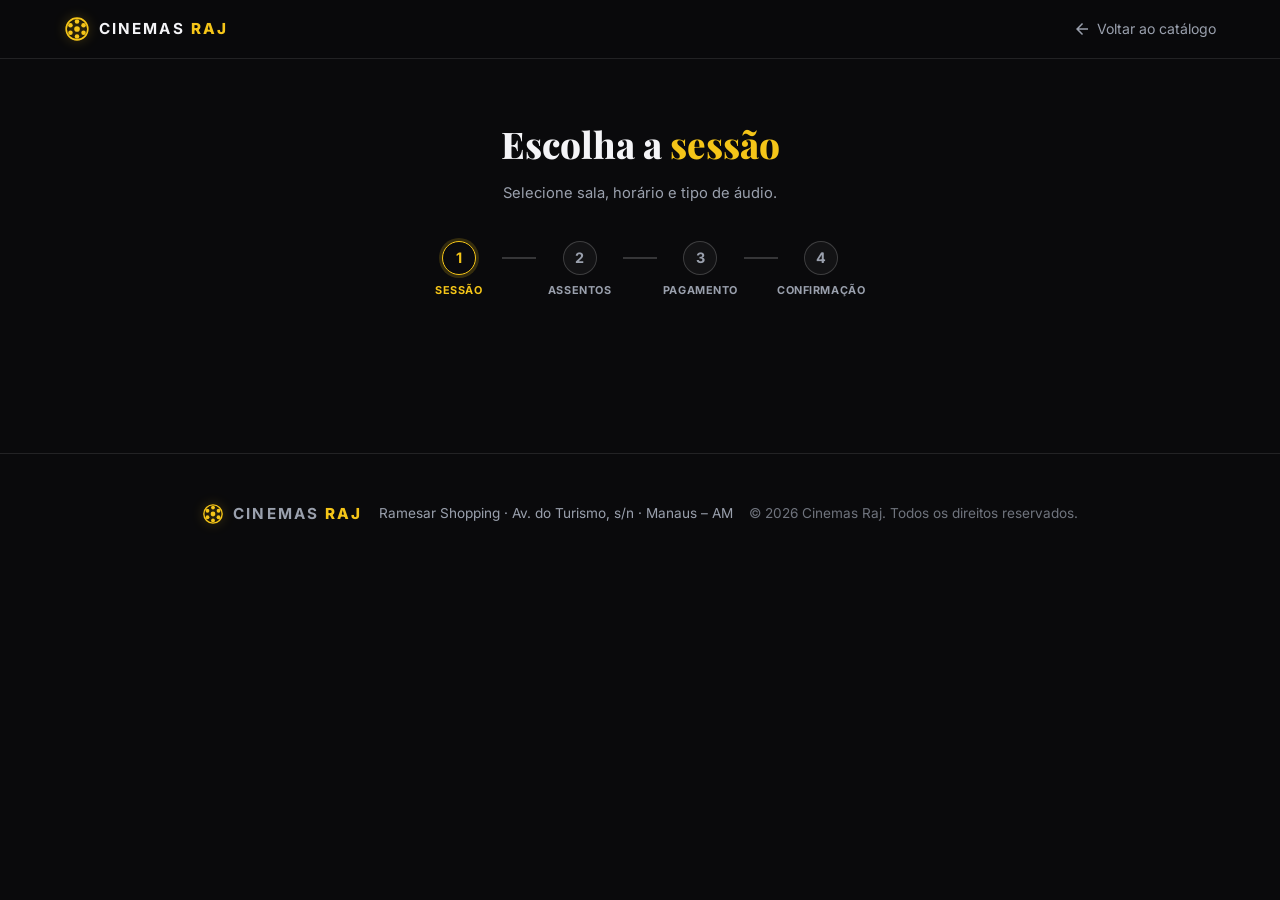
<file: comprar-sessao.html>
<!DOCTYPE html>
<html lang="pt-BR">
<head>
  <meta charset="UTF-8">
  <meta name="viewport" content="width=device-width, initial-scale=1.0">
  <title>Escolher sessão — Cinemas Raj</title>
  <link rel="stylesheet" href="compra.css">
</head>
<body>
  <header class="nav">
    <a href="index.html" class="brand">
      <span class="brand__mark" aria-hidden="true"><svg viewBox="0 0 48 48" fill="none" xmlns="http://www.w3.org/2000/svg"><circle cx="24" cy="24" r="20" stroke="currentColor" stroke-width="3"/><circle cx="24" cy="24" r="5.2" fill="currentColor"/><circle cx="24" cy="10" r="4.2" fill="currentColor"/><circle cx="36.1" cy="17" r="4.2" fill="currentColor"/><circle cx="36.1" cy="31" r="4.2" fill="currentColor"/><circle cx="24" cy="38" r="4.2" fill="currentColor"/><circle cx="11.9" cy="31" r="4.2" fill="currentColor"/><circle cx="11.9" cy="17" r="4.2" fill="currentColor"/></svg></span>
      <span class="brand__name">Cinemas <b>Raj</b></span>
    </a>
    <a href="index.html#catalogo" class="nav__back"><svg viewBox="0 0 24 24" fill="currentColor"><path d="M20 11H7.83l5.59-5.59L12 4l-8 8 8 8 1.41-1.41L7.83 13H20z"/></svg>Voltar ao catálogo</a>
  </header>

  <main class="flow-main">
    <h1 class="flow-title">Escolha a <span class="grad">sessão</span></h1>
    <p class="flow-sub">Selecione sala, horário e tipo de áudio.</p>
  <div class="stepper">
    <div class="stepper__step is-current"><span class="stepper__num">1</span><span class="stepper__label">Sessão</span></div>
    <div class="stepper__line "></div>
    <div class="stepper__step "><span class="stepper__num">2</span><span class="stepper__label">Assentos</span></div>
    <div class="stepper__line "></div>
    <div class="stepper__step "><span class="stepper__num">3</span><span class="stepper__label">Pagamento</span></div>
    <div class="stepper__line "></div>
    <div class="stepper__step "><span class="stepper__num">4</span><span class="stepper__label">Confirmação</span></div>
  </div>
    <section class="flow-panel" id="esqueceram">
      <div class="flow-movieinfo">
        <img src="img/esqueceram.png" alt="Esqueceram de Mim">
        <div>
          <h2>Esqueceram de Mim</h2>
          <p><span class="tag">★ 7.6</span> · Comédia · Livre · 1h 43min</p>
        </div>
      </div>

      <div class="sessions">
        <div class="sessions__room">
          <h3>Sala 1 · Dublado</h3>
          <div class="session-grid">
            <a href="comprar-assentos.html#esqueceram" class="session-opt"><b>14h00</b><span>Dublado</span></a><a href="comprar-assentos.html#esqueceram" class="session-opt"><b>16h30</b><span>Dublado</span></a><a href="comprar-assentos.html#esqueceram" class="session-opt"><b>19h00</b><span>Dublado</span></a><a href="comprar-assentos.html#esqueceram" class="session-opt session-opt--last"><b>21h30</b><span>Última sessão</span></a>
          </div>
        </div>
        <div class="sessions__room">
          <h3>Sala 2 · Legendado</h3>
          <div class="session-grid">
            <a href="comprar-assentos.html#esqueceram" class="session-opt"><b>15h00</b><span>Legendado</span></a><a href="comprar-assentos.html#esqueceram" class="session-opt"><b>17h30</b><span>Legendado</span></a><a href="comprar-assentos.html#esqueceram" class="session-opt session-opt--last"><b>20h00</b><span>Última sessão</span></a>
          </div>
        </div>
      </div>
      <p class="flow-note">Ingressos: Inteira R$ 32,00 · Meia R$ 16,00 · 2ª feira R$ 18,00</p>
    </section>
    <section class="flow-panel" id="intocaveis">
      <div class="flow-movieinfo">
        <img src="img/intocaveis.png" alt="Intocáveis">
        <div>
          <h2>Intocáveis</h2>
          <p><span class="tag">★ 8.5</span> · Drama · 12 anos · 1h 52min</p>
        </div>
      </div>

      <div class="sessions">
        <div class="sessions__room">
          <h3>Sala 1 · Legendado</h3>
          <div class="session-grid">
            <a href="comprar-assentos.html#intocaveis" class="session-opt"><b>15h00</b><span>Legendado</span></a><a href="comprar-assentos.html#intocaveis" class="session-opt"><b>17h45</b><span>Legendado</span></a><a href="comprar-assentos.html#intocaveis" class="session-opt session-opt--last"><b>20h30</b><span>Última sessão</span></a>
          </div>
        </div>
        <div class="sessions__room">
          <h3>Sala 3 · Dublado</h3>
          <div class="session-grid">
            <a href="comprar-assentos.html#intocaveis" class="session-opt"><b>14h30</b><span>Dublado</span></a><a href="comprar-assentos.html#intocaveis" class="session-opt"><b>17h15</b><span>Dublado</span></a><a href="comprar-assentos.html#intocaveis" class="session-opt session-opt--last"><b>20h00</b><span>Última sessão</span></a>
          </div>
        </div>
      </div>
      <p class="flow-note">Ingressos: Inteira R$ 32,00 · Meia R$ 16,00 · 2ª feira R$ 18,00</p>
    </section>
    <section class="flow-panel" id="lagoa">
      <div class="flow-movieinfo">
        <img src="img/lagoaazul.png" alt="Lagoa Azul">
        <div>
          <h2>Lagoa Azul</h2>
          <p><span class="tag">★ 6.0</span> · Romance · 14 anos · 1h 44min</p>
        </div>
      </div>

      <div class="sessions">
        <div class="sessions__room">
          <h3>Sala 2 · Dublado</h3>
          <div class="session-grid">
            <a href="comprar-assentos.html#lagoa" class="session-opt"><b>13h00</b><span>Dublado</span></a><a href="comprar-assentos.html#lagoa" class="session-opt"><b>15h30</b><span>Dublado</span></a><a href="comprar-assentos.html#lagoa" class="session-opt session-opt--last"><b>18h00</b><span>Última sessão</span></a>
          </div>
        </div>
        <div class="sessions__room">
          <h3>Sala 4 · Legendado</h3>
          <div class="session-grid">
            <a href="comprar-assentos.html#lagoa" class="session-opt"><b>14h00</b><span>Legendado</span></a><a href="comprar-assentos.html#lagoa" class="session-opt"><b>16h30</b><span>Legendado</span></a><a href="comprar-assentos.html#lagoa" class="session-opt session-opt--last"><b>19h00</b><span>Última sessão</span></a>
          </div>
        </div>
      </div>
      <p class="flow-note">Ingressos: Inteira R$ 32,00 · Meia R$ 16,00 · 2ª feira R$ 18,00</p>
    </section>
    <section class="flow-panel" id="forrest">
      <div class="flow-movieinfo">
        <img src="img/forrest.jpg" alt="Forrest Gump">
        <div>
          <h2>Forrest Gump</h2>
          <p><span class="tag">★ 8.8</span> · Drama · 12 anos · 2h 22min</p>
        </div>
      </div>

      <div class="sessions">
        <div class="sessions__room">
          <h3>Sala 3 · Dublado</h3>
          <div class="session-grid">
            <a href="comprar-assentos.html#forrest" class="session-opt"><b>13h30</b><span>Dublado</span></a><a href="comprar-assentos.html#forrest" class="session-opt"><b>16h15</b><span>Dublado</span></a><a href="comprar-assentos.html#forrest" class="session-opt session-opt--last"><b>19h00</b><span>Última sessão</span></a>
          </div>
        </div>
        <div class="sessions__room">
          <h3>Sala 1 · Legendado</h3>
          <div class="session-grid">
            <a href="comprar-assentos.html#forrest" class="session-opt"><b>14h45</b><span>Legendado</span></a><a href="comprar-assentos.html#forrest" class="session-opt"><b>17h30</b><span>Legendado</span></a><a href="comprar-assentos.html#forrest" class="session-opt session-opt--last"><b>20h15</b><span>Última sessão</span></a>
          </div>
        </div>
      </div>
      <p class="flow-note">Ingressos: Inteira R$ 32,00 · Meia R$ 16,00 · 2ª feira R$ 18,00</p>
    </section>
    <section class="flow-panel" id="matrix">
      <div class="flow-movieinfo">
        <img src="img/matrix.png" alt="Matrix">
        <div>
          <h2>Matrix</h2>
          <p><span class="tag">★ 8.7</span> · Ficção · 14 anos · 2h 16min</p>
        </div>
      </div>

      <div class="sessions">
        <div class="sessions__room">
          <h3>Sala 2 · Dublado</h3>
          <div class="session-grid">
            <a href="comprar-assentos.html#matrix" class="session-opt"><b>14h00</b><span>Dublado</span></a><a href="comprar-assentos.html#matrix" class="session-opt"><b>16h45</b><span>Dublado</span></a><a href="comprar-assentos.html#matrix" class="session-opt session-opt--last"><b>19h30</b><span>Última sessão</span></a>
          </div>
        </div>
        <div class="sessions__room">
          <h3>Sala 4 · Legendado</h3>
          <div class="session-grid">
            <a href="comprar-assentos.html#matrix" class="session-opt"><b>15h15</b><span>Legendado</span></a><a href="comprar-assentos.html#matrix" class="session-opt"><b>18h00</b><span>Legendado</span></a><a href="comprar-assentos.html#matrix" class="session-opt session-opt--last"><b>20h45</b><span>Última sessão</span></a>
          </div>
        </div>
      </div>
      <p class="flow-note">Ingressos: Inteira R$ 32,00 · Meia R$ 16,00 · 2ª feira R$ 18,00</p>
    </section>
    <section class="flow-panel" id="chefao">
      <div class="flow-movieinfo">
        <img src="img/chefao.jpg" alt="O Poderoso Chefão">
        <div>
          <h2>O Poderoso Chefão</h2>
          <p><span class="tag">★ 9.2</span> · Crime · 14 anos · 2h 55min</p>
        </div>
      </div>

      <div class="sessions">
        <div class="sessions__room">
          <h3>Sala 1 · Legendado</h3>
          <div class="session-grid">
            <a href="comprar-assentos.html#chefao" class="session-opt"><b>13h00</b><span>Legendado</span></a><a href="comprar-assentos.html#chefao" class="session-opt"><b>16h30</b><span>Legendado</span></a><a href="comprar-assentos.html#chefao" class="session-opt session-opt--last"><b>20h00</b><span>Última sessão</span></a>
          </div>
        </div>
      </div>
      <p class="flow-note">Ingressos: Inteira R$ 32,00 · Meia R$ 16,00 · 2ª feira R$ 18,00</p>
    </section>
    <section class="flow-panel" id="pulp">
      <div class="flow-movieinfo">
        <img src="img/pulp.jpg" alt="Pulp Fiction">
        <div>
          <h2>Pulp Fiction</h2>
          <p><span class="tag">★ 8.9</span> · Crime · 16 anos · 2h 34min</p>
        </div>
      </div>

      <div class="sessions">
        <div class="sessions__room">
          <h3>Sala 3 · Legendado</h3>
          <div class="session-grid">
            <a href="comprar-assentos.html#pulp" class="session-opt"><b>14h30</b><span>Legendado</span></a><a href="comprar-assentos.html#pulp" class="session-opt"><b>17h45</b><span>Legendado</span></a><a href="comprar-assentos.html#pulp" class="session-opt session-opt--last"><b>21h00</b><span>Última sessão</span></a>
          </div>
        </div>
      </div>
      <p class="flow-note">Ingressos: Inteira R$ 32,00 · Meia R$ 16,00 · 2ª feira R$ 18,00</p>
    </section>
    <section class="flow-panel" id="clube">
      <div class="flow-movieinfo">
        <img src="img/clube.jpg" alt="Clube da Luta">
        <div>
          <h2>Clube da Luta</h2>
          <p><span class="tag">★ 8.8</span> · Drama · 18 anos · 2h 19min</p>
        </div>
      </div>

      <div class="sessions">
        <div class="sessions__room">
          <h3>Sala 2 · Legendado</h3>
          <div class="session-grid">
            <a href="comprar-assentos.html#clube" class="session-opt"><b>15h00</b><span>Legendado</span></a><a href="comprar-assentos.html#clube" class="session-opt"><b>18h00</b><span>Legendado</span></a><a href="comprar-assentos.html#clube" class="session-opt session-opt--last"><b>21h15</b><span>Última sessão</span></a>
          </div>
        </div>
      </div>
      <p class="flow-note">Ingressos: Inteira R$ 32,00 · Meia R$ 16,00 · 2ª feira R$ 18,00</p>
    </section>
  </main>
  <footer class="footer">
    <span class="brand"><span class="brand__mark" aria-hidden="true"><svg viewBox="0 0 48 48" fill="none" xmlns="http://www.w3.org/2000/svg"><circle cx="24" cy="24" r="20" stroke="currentColor" stroke-width="3"/><circle cx="24" cy="24" r="5.2" fill="currentColor"/><circle cx="24" cy="10" r="4.2" fill="currentColor"/><circle cx="36.1" cy="17" r="4.2" fill="currentColor"/><circle cx="36.1" cy="31" r="4.2" fill="currentColor"/><circle cx="24" cy="38" r="4.2" fill="currentColor"/><circle cx="11.9" cy="31" r="4.2" fill="currentColor"/><circle cx="11.9" cy="17" r="4.2" fill="currentColor"/></svg></span><span class="brand__name">Cinemas <b>Raj</b></span></span>
    <p>Ramesar Shopping · Av. do Turismo, s/n · Manaus – AM</p>
    <span class="footer__copy">© 2026 Cinemas Raj. Todos os direitos reservados.</span>
  </footer>

</body>
</html>
</file>
<file: style.css>
/* Estilos da página inicial. */

/* =====================================================
   Cinemas Raj — página inicial
   ===================================================== */
@import url('https://fonts.googleapis.com/css2?family=Inter:wght@400;500;600;700&family=Playfair+Display:ital,wght@0,600;0,800;1,600&display=swap');
:root {
  --bg:        #0a0a0c;
  --surface:   rgba(255,255,255,.04);
  --stroke:    rgba(255,255,255,.10);
  --stroke-2:  rgba(255,255,255,.18);
  --text:      #f4f4f7;
  --muted:     #9aa0ad;
  --gold:      #f5c518;
  --rose:      #ff3d71;
  --radius: 18px;
  --ease: cubic-bezier(.22,1,.36,1);
  --shadow: 0 30px 60px -20px rgba(0,0,0,.8);
}

*,*::before,*::after {
  margin: 0;
  padding: 0;
  box-sizing: border-box;
}

html {
  scroll-behavior: smooth;
}

/* Foco de teclado sempre visível (acessibilidade) */
a:focus-visible, button:focus-visible, label:focus-visible, input:focus-visible, .card__btn:focus-visible, .card__ticket:focus-visible {
  outline: 2px solid var(--gold);
  outline-offset: 3px;
  border-radius: 6px;
}

body {
  font-family: 'Inter',system-ui,sans-serif;
  background: var(--bg);
  color: var(--text);
  line-height: 1.6;
  overflow-x: hidden;
  min-height: 100vh;
}

img {
  display: block;
  width: 100%;
  height: 100%;
  object-fit: cover;
}

a {
  color: inherit;
  text-decoration: none;
}

.grad {
  color: var(--gold);
}

/* FUNDO */
.aurora {
  position: fixed;
  inset: 0;
  z-index: -1;
  overflow: hidden;
  background: var(--bg);
}

.aurora__blob,.aurora__grid,.aurora__noise {
  display: none;
}

/* NAV */
.nav {
  position: sticky;
  top: 0;
  z-index: 50;
  display: flex;
  align-items: center;
  gap: 1.5rem;
  padding: 1rem clamp(1rem,5vw,4rem);
  backdrop-filter: blur(16px) saturate(140%);
  -webkit-backdrop-filter: blur(16px) saturate(140%);
  background: rgba(10,10,12,.7);
  border-bottom: 1px solid var(--stroke);
}

.brand {
  display: flex;
  align-items: center;
  gap: .55rem;
  font-weight: 700;
  letter-spacing: .14em;
  text-transform: uppercase;
  font-size: .95rem;
}

.brand__name b {
  color: var(--gold);
  font-weight: 800;
}

.brand__mark {
  display: inline-flex;
  color: var(--gold);
  animation: spin 12s linear infinite;
  filter: drop-shadow(0 0 6px rgba(245,197,24,.35));
}

.brand__mark svg {
  width: 26px;
  height: 26px;
  display: block;
}

.footer .brand__mark svg {
  width: 22px;
  height: 22px;
}

@keyframes spin {
  to {
    transform: rotate(360deg);
  }
}

.nav__links {
  display: flex;
  gap: 1.6rem;
  margin-left: auto;
}

.nav__links a {
  color: var(--muted);
  font-size: .95rem;
  position: relative;
  transition: color .3s;
}

.nav__links a::after {
  content: '';
  position: absolute;
  left: 0;
  bottom: -6px;
  height: 2px;
  width: 0;
  background: var(--gold);
  transition: width .35s var(--ease);
}

.nav__links a:hover {
  color: var(--text);
}

.nav__links a:hover::after {
  width: 100%;
}

/* Menu mobile (CSS-only, checkbox hack) */
.nav-toggle {
  position: absolute;
  opacity: 0;
  width: 1px;
  height: 1px;
  pointer-events: none;
}

.nav-toggle-btn {
  display: none;
  width: 40px;
  height: 40px;
  align-items: center;
  justify-content: center;
  border-radius: 10px;
  background: var(--surface);
  border: 1px solid var(--stroke-2);
  cursor: pointer;
  color: var(--text);
  flex-shrink: 0;
}

.nav-toggle-btn svg {
  width: 20px;
  height: 20px;
}

.nav-toggle-btn .icon-close {
  display: none;
}

.nav-toggle:checked ~ .nav-toggle-btn .icon-open {
  display: none;
}

.nav-toggle:checked ~ .nav-toggle-btn .icon-close {
  display: block;
}

/* BOTÕES */
.btn {
  --pad: .8rem 1.4rem;
  display: inline-flex;
  align-items: center;
  gap: .5rem;
  padding: var(--pad);
  border-radius: 999px;
  font-weight: 600;
  font-size: .95rem;
  border: 1px solid transparent;
  cursor: pointer;
  transition: transform .3s var(--ease), box-shadow .3s, background .3s;
}

.btn svg {
  width: 18px;
  height: 18px;
}

.btn--sm {
  --pad: .5rem 1.1rem;
  font-size: .85rem;
}

.btn--primary {
  background: var(--gold);
  color: #0b0b10;
  box-shadow: 0 10px 26px -10px rgba(0,0,0,.7);
}

.btn--primary:hover {
  transform: translateY(-3px) scale(1.03);
  box-shadow: 0 16px 34px -10px rgba(0,0,0,.8);
}

.btn--ghost {
  border-color: var(--stroke-2);
  color: var(--text);
  background: var(--surface);
}

.btn--ghost:hover {
  border-color: var(--text);
  transform: translateY(-3px);
}

.btn--glow {
  background: var(--surface);
  border-color: var(--stroke-2);
  position: relative;
}

.btn--glow:hover {
  box-shadow: 0 0 0 3px rgba(245,197,24,.2);
  transform: translateY(-2px);
}

/* HERO */
.hero {
  display: grid;
  grid-template-columns: 1.1fr .9fr;
  gap: 3rem;
  align-items: center;
  max-width: 1200px;
  margin: 0 auto;
  padding: clamp(3rem,8vw,6rem) clamp(1rem,5vw,4rem);
}

.hero__content {
  animation: rise .9s var(--ease) both;
}

@keyframes rise {
  from {
    opacity: 0;
    transform: translateY(26px);
  }
  to {
    opacity: 1;
    transform: none;
  }
}

.chip {
  display: inline-flex;
  align-items: center;
  gap: .5rem;
  padding: .4rem .9rem;
  border-radius: 999px;
  font-size: .8rem;
  letter-spacing: .04em;
  background: var(--surface);
  border: 1px solid var(--stroke);
  color: var(--muted);
}

.chip__dot {
  width: 8px;
  height: 8px;
  border-radius: 50%;
  background: var(--rose);
  box-shadow: 0 0 0 0 var(--rose);
  animation: pulse 2s infinite;
}

@keyframes pulse {
  70% {
    box-shadow: 0 0 0 8px transparent;
  }
  100% {
    box-shadow: 0 0 0 0 transparent;
  }
}

.hero__title {
  font-family: 'Playfair Display',serif;
  font-weight: 800;
  font-size: clamp(2.4rem,6vw,4.4rem);
  line-height: 1.05;
  margin: 1.2rem 0 1rem;
  letter-spacing: -.02em;
}

.hero__lead {
  color: var(--muted);
  max-width: 46ch;
  font-size: 1.05rem;
}

.hero__meta {
  display: flex;
  align-items: center;
  gap: 1rem;
  flex-wrap: wrap;
  margin: 1.5rem 0;
  color: var(--muted);
  font-size: .9rem;
}

.hero__meta .rating b {
  color: var(--gold);
}

.sep {
  width: 1px;
  height: 16px;
  background: var(--stroke-2);
}

.hero__actions {
  display: flex;
  gap: 1rem;
  flex-wrap: wrap;
}

.hero__stage {
  perspective: 1200px;
  display: flex;
  justify-content: center;
}

.poster3d {
  position: relative;
  width: min(340px,80vw);
  aspect-ratio: 2/3;
  border-radius: var(--radius);
  transform: rotateY(-16deg) rotateX(6deg);
  transform-style: preserve-3d;
  transition: transform .6s var(--ease);
  box-shadow: var(--shadow);
  animation: floaty 6s ease-in-out infinite;
}

@keyframes floaty {
  50% {
    transform: rotateY(-16deg) rotateX(6deg) translateY(-14px);
  }
}

.hero__stage:hover .poster3d {
  transform: rotateY(0deg) rotateX(0deg) scale(1.04);
  animation-play-state: paused;
}

.poster3d img {
  border-radius: var(--radius);
}

.poster3d__badge {
  position: absolute;
  bottom: -22px;
  right: -22px;
  transform: translateZ(60px);
  display: flex;
  align-items: center;
  gap: .7rem;
  padding: .7rem 1rem;
  background: rgba(10,10,16,.92);
  border: 1px solid var(--stroke-2);
  border-radius: 16px;
  backdrop-filter: blur(10px);
  font-size: .8rem;
  color: var(--muted);
  box-shadow: 0 20px 40px -16px #000;
}

.poster3d__badge small {
  color: var(--muted);
}

.ring {
  display: grid;
  place-items: center;
  width: 46px;
  height: 46px;
  border-radius: 50%;
  background: #111;
  border: 2px solid var(--gold);
  font-weight: 700;
  color: var(--gold);
  font-size: .85rem;
}

/* MARQUEE */
.marquee {
  overflow: hidden;
  border-block: 1px solid var(--stroke);
  padding: .9rem 0;
  background: rgba(255,255,255,.015);
}

.marquee__track {
  display: flex;
  gap: 1.4rem;
  width: max-content;
  animation: scroll 26s linear infinite;
  font-family: 'Playfair Display',serif;
  font-style: italic;
  font-size: 1.3rem;
  color: var(--muted);
  white-space: nowrap;
}

.marquee__track span:nth-child(odd) {
  color: var(--text);
}

@keyframes scroll {
  to {
    transform: translateX(-50%);
  }
}

/* SECTIONS */
.hero,.section {
  scroll-margin-top: 84px;
}

.section {
  max-width: 1200px;
  margin: 0 auto;
  padding: clamp(3rem,7vw,5.5rem) clamp(1rem,5vw,4rem);
}

.section--tight {
  padding-top: 1rem;
}

.section__head {
  margin-bottom: 1.8rem;
}

.section__title {
  font-family: 'Playfair Display',serif;
  font-size: clamp(1.8rem,4vw,2.8rem);
  font-weight: 800;
}

.section__sub {
  color: var(--muted);
  margin-top: .4rem;
}

/* FILTROS + GRID (CSS puro) */
.filters > input {
  position: absolute;
  opacity: 0;
  pointer-events: none;
}

.filters > label {
  display: inline-block;
  margin: 0 .5rem 1.4rem 0;
  padding: .5rem 1.1rem;
  border: 1px solid var(--stroke);
  border-radius: 999px;
  background: var(--surface);
  color: var(--muted);
  font-size: .9rem;
  cursor: pointer;
  transition: .3s var(--ease);
}

.filters > label:hover {
  color: var(--text);
  border-color: var(--stroke-2);
}

#f-all:checked     ~ label[for="f-all"],
#f-drama:checked   ~ label[for="f-drama"],
#f-comedia:checked ~ label[for="f-comedia"],
#f-romance:checked ~ label[for="f-romance"],
#f-acao:checked    ~ label[for="f-acao"],
#f-ficcao:checked  ~ label[for="f-ficcao"],
#f-crime:checked   ~ label[for="f-crime"] {
  background: var(--gold);
  color: #0b0b10;
  border-color: transparent;
  font-weight: 600;
}

.grid {
  display: grid;
  grid-template-columns: repeat(4,1fr);
  gap: 1.5rem;
}

@media(max-width:1000px) {
  .grid {
    grid-template-columns: repeat(3,1fr);
  }
}

@media(max-width:680px) {
  .grid {
    grid-template-columns: repeat(2,1fr);
  }
}

#f-drama:checked   ~ .grid .card:not([data-genre~="drama"]),
#f-comedia:checked ~ .grid .card:not([data-genre~="comedia"]),
#f-romance:checked ~ .grid .card:not([data-genre~="romance"]),
#f-acao:checked    ~ .grid .card:not([data-genre~="acao"]),
#f-ficcao:checked  ~ .grid .card:not([data-genre~="ficcao"]),
#f-crime:checked   ~ .grid .card:not([data-genre~="crime"]) {
  display: none;
}

/* CARD */
.card {
  animation: rise .6s var(--ease) both;
  transition: transform .4s var(--ease);
}

.card:hover {
  transform: translateY(-8px);
}

.card__media {
  position: relative;
  aspect-ratio: 2/3;
  border-radius: var(--radius);
  overflow: hidden;
  border: 1px solid var(--stroke);
  box-shadow: var(--shadow);
  isolation: isolate;
}

.card__media img {
  transition: transform .6s var(--ease), filter .4s;
}

.card:hover .card__media img {
  transform: scale(1.08);
  filter: brightness(.72);
}

.card__tag {
  position: absolute;
  top: .7rem;
  left: .7rem;
  z-index: 2;
  padding: .25rem .6rem;
  border-radius: 999px;
  font-size: .78rem;
  font-weight: 700;
  color: var(--gold);
  background: #0a0a0e;
  border: 1px solid var(--stroke-2);
}

/* Faixa sólida (não-gradiente) que garante contraste dos botões em qualquer pôster, claro ou escuro */
.card__actions {
  position: absolute;
  z-index: 2;
  left: 0;
  right: 0;
  bottom: 0;
  display: flex;
  gap: .45rem;
  padding: .7rem .6rem;
  background: #0a0a0e;
  border-top: 1px solid var(--stroke-2);
}

.card__btn {
  flex: 1;
  display: inline-flex;
  align-items: center;
  justify-content: center;
  gap: .3rem;
  height: 36px;
  padding: 0 .5rem;
  border-radius: 999px;
  font-weight: 600;
  font-size: .74rem;
  white-space: nowrap;
  transition: transform .25s var(--ease), background .25s, border-color .25s;
}

.card__btn svg {
  width: 15px;
  height: 15px;
  flex: 0 0 auto;
}

.card__btn--details {
  background: var(--gold);
  color: #0b0b10;
}

.card__btn--details:hover {
  background: #ffd43b;
  transform: translateY(-2px);
}

.card__btn--trailer {
  background: #1c1c22;
  color: var(--text);
  border: 1px solid var(--stroke-2);
}

.card__btn--trailer:hover {
  background: #28282f;
  border-color: var(--text);
  transform: translateY(-2px);
}

.card__body {
  padding: .9rem .3rem 0;
}

.card__body h3 {
  font-size: 1.05rem;
}

.card__body p {
  color: var(--muted);
  font-size: .85rem;
}

.card__ticket {
  margin-top: .75rem;
  display: flex;
  align-items: center;
  justify-content: center;
  gap: .4rem;
  width: 100%;
  height: 40px;
  border-radius: 999px;
  background: var(--gold);
  color: #0b0b10;
  font-weight: 700;
  font-size: .82rem;
  transition: transform .25s var(--ease), background .25s;
}

.card__ticket svg {
  width: 16px;
  height: 16px;
  flex: 0 0 auto;
}

.card__ticket:hover {
  background: #ffd43b;
  transform: translateY(-2px);
}

/* PÔSTER PLACEHOLDER (filmes sem imagem) */
.poster-ph {
  width: 100%;
  height: 100%;
  display: flex;
  flex-direction: column;
  align-items: center;
  justify-content: center;
  gap: .35rem;
  text-align: center;
  padding: 1.2rem;
  background: #141418;
  transition: background .4s;
}

.card:hover .poster-ph {
  background: #1b1b20;
}

.poster-ph__cam {
  font-size: 2.1rem;
  opacity: .55;
  margin-bottom: .2rem;
}

.poster-ph__t {
  font-family: 'Playfair Display',serif;
  font-weight: 800;
  font-size: 1.1rem;
  line-height: 1.15;
  color: var(--text);
}

.poster-ph__y {
  font-size: .78rem;
  color: var(--muted);
  letter-spacing: .05em;
}

.poster-ph::after {
  content: '';
  width: 34px;
  height: 3px;
  border-radius: 2px;
  background: var(--gold);
  margin-top: .5rem;
  opacity: .8;
}

/* RAIL */
.rail {
  display: flex;
  gap: 1.2rem;
  overflow-x: auto;
  padding: .5rem .2rem 1.5rem;
  scroll-snap-type: x mandatory;
  scrollbar-width: thin;
  scrollbar-color: var(--stroke-2) transparent;
}

.rail::-webkit-scrollbar {
  height: 8px;
}

.rail::-webkit-scrollbar-thumb {
  background: var(--stroke-2);
  border-radius: 99px;
}

.rail__item {
  position: relative;
  flex: 0 0 220px;
  aspect-ratio: 16/10;
  border-radius: 14px;
  overflow: hidden;
  scroll-snap-align: start;
  border: 1px solid var(--stroke);
  transition: transform .4s var(--ease);
  background: #141418;
}

.rail__item img {
  transition: transform .5s var(--ease);
}

.rail__item:hover {
  transform: scale(1.03);
}

.rail__item:hover img {
  transform: scale(1.1);
}

.rail__item--ph::before {
  content: '🎞️';
  position: absolute;
  inset: 0;
  display: grid;
  place-items: center;
  font-size: 1.8rem;
  opacity: .4;
}

.rail__item span {
  position: absolute;
  left: 0;
  right: 0;
  bottom: 0;
  padding: .8rem .9rem .7rem;
  font-weight: 600;
  font-size: .9rem;
  background: rgba(0,0,0,.72);
}

/* SCHEDULE */
.schedule {
  display: flex;
  flex-direction: column;
  gap: 0;
  border: 1px solid var(--stroke);
  border-radius: var(--radius);
  overflow: hidden;
}

.schedule__row {
  display: grid;
  grid-template-columns: 72px 1fr auto;
  align-items: center;
  gap: 1.5rem;
  padding: 1.2rem 1.5rem;
  border-bottom: 1px solid var(--stroke);
  transition: background .25s;
}

.schedule__row:last-child {
  border-bottom: none;
}

.schedule__row:hover {
  background: rgba(255,255,255,.03);
}

.schedule__poster {
  flex-shrink: 0;
  width: 72px;
  aspect-ratio: 2/3;
  border-radius: 8px;
  overflow: hidden;
  border: 1px solid var(--stroke);
}

.schedule__poster img {
  width: 100%;
  height: 100%;
  object-fit: cover;
  transition: transform .4s;
}

.schedule__row:hover .schedule__poster img {
  transform: scale(1.06);
}

.schedule__info {
  min-width: 0;
}

.schedule__title-row {
  display: flex;
  align-items: baseline;
  gap: 1rem;
  flex-wrap: wrap;
  margin-bottom: .8rem;
}

.schedule__title-row h3 {
  font-size: 1.05rem;
  font-weight: 700;
  white-space: nowrap;
}

.schedule__meta {
  font-size: .8rem;
  color: var(--muted);
}

.schedule__meta b {
  color: var(--gold);
}

.schedule__days {
  display: flex;
  gap: 2rem;
  flex-wrap: wrap;
}

.schedule__day {
  display: flex;
  flex-direction: column;
  gap: .5rem;
}

.schedule__day-label {
  font-size: .72rem;
  font-weight: 700;
  letter-spacing: .08em;
  text-transform: uppercase;
  color: var(--muted);
}

.schedule__times {
  display: flex;
  gap: .45rem;
  flex-wrap: wrap;
}

.schedule__time {
  padding: .3rem .7rem;
  border-radius: 6px;
  font-size: .82rem;
  font-weight: 600;
  background: rgba(255,255,255,.06);
  border: 1px solid var(--stroke);
  color: var(--text);
  cursor: pointer;
  transition: background .2s, border-color .2s, color .2s;
}

.schedule__time:hover {
  background: rgba(245,197,24,.15);
  border-color: var(--gold);
  color: var(--gold);
}

.schedule__time--last {
  border-color: rgba(255,61,113,.3);
  color: #ff3d71;
  background: rgba(255,61,113,.08);
}

.schedule__time--last:hover {
  background: rgba(255,61,113,.18);
  border-color: #ff3d71;
}

.schedule__btn {
  flex-shrink: 0;
  padding: .55rem 1.2rem;
  border-radius: 999px;
  font-size: .85rem;
  font-weight: 600;
  background: var(--gold);
  color: #0b0b10;
  white-space: nowrap;
  transition: transform .2s, background .2s;
}

.schedule__btn:hover {
  background: #ffd43b;
  transform: translateY(-2px);
}

/* Classificação etária */
.schedule__tag {
  padding: .2rem .55rem;
  border-radius: 4px;
  font-size: .72rem;
  font-weight: 700;
  letter-spacing: .04em;
}

.schedule__tag--livre {
  background: rgba(74,222,128,.2);
  color: #4ade80;
  border: 1px solid rgba(74,222,128,.35);
}

.schedule__tag--12 {
  background: rgba(251,191,36,.2);
  color: #fbbf24;
  border: 1px solid rgba(251,191,36,.35);
}

.schedule__tag--14 {
  background: rgba(251,146,60,.2);
  color: #fb923c;
  border: 1px solid rgba(251,146,60,.35);
}

.schedule__tag--16 {
  background: rgba(248,113,113,.2);
  color: #f87171;
  border: 1px solid rgba(248,113,113,.35);
}

.schedule__tag--18 {
  background: rgba(239,68,68,.2);
  color: #ef4444;
  border: 1px solid rgba(239,68,68,.35);
}

/* Legenda */
.schedule__legend {
  display: flex;
  align-items: center;
  gap: 1.5rem;
  flex-wrap: wrap;
  margin-top: 1rem;
  padding: 1rem 1.2rem;
  background: rgba(255,255,255,.03);
  border: 1px solid var(--stroke);
  border-radius: 10px;
  font-size: .82rem;
  color: var(--muted);
}

.schedule__legend b {
  color: var(--text);
}

@media(max-width:700px) {
  .schedule__row {
    grid-template-columns: 56px 1fr;
  }
  .schedule__btn {
    display: none;
  }
  .schedule__days {
    gap: 1rem;
  }
  .schedule__legend {
    gap: 1rem;
  }
}

/* FOOTER */
.footer {
  display: flex;
  align-items: center;
  gap: 1rem;
  flex-wrap: wrap;
  justify-content: center;
  text-align: center;
  padding: 3rem 1rem;
  border-top: 1px solid var(--stroke);
  color: var(--muted);
  font-size: .9rem;
}

.footer .brand {
  letter-spacing: .14em;
}

.footer__copy {
  opacity: .7;
}

/* MODAL — detalhes do filme (padrão único para todo o catálogo) */
.modal {
  position: fixed;
  inset: 0;
  z-index: 100;
  display: grid;
  place-items: center;
  padding: 1.5rem;
  opacity: 0;
  visibility: hidden;
  transition: opacity .35s, visibility .35s;
  overflow-y: auto;
}

.modal:target {
  opacity: 1;
  visibility: visible;
}

.modal__backdrop {
  position: absolute;
  inset: 0;
  background: rgba(3,3,6,.78);
  backdrop-filter: blur(8px);
}

.modal__card {
  position: relative;
  display: grid;
  grid-template-columns: 200px 1fr;
  gap: 1.5rem;
  max-width: 660px;
  width: 100%;
  margin: auto;
  padding: 1.2rem;
  border-radius: 20px;
  background: #121216;
  border: 1px solid var(--stroke-2);
  box-shadow: var(--shadow);
  transform: scale(.92) translateY(10px);
  transition: transform .4s var(--ease);
}

.modal:target .modal__card {
  transform: none;
}

.modal__card img {
  border-radius: 14px;
  aspect-ratio: 2/3;
}

.modal__card .poster-ph {
  border-radius: 14px;
  aspect-ratio: 2/3;
  height: auto;
}

.modal__info {
  position: relative;
  padding-right: 1.5rem;
}

.modal__info h3 {
  font-family: 'Playfair Display',serif;
  font-size: 1.6rem;
  margin-bottom: .3rem;
}

.modal__meta {
  color: var(--gold);
  font-size: .85rem;
  margin-bottom: .8rem;
}

.modal__synopsis {
  color: var(--muted);
  margin-bottom: 1rem;
}

.modal__crew {
  display: grid;
  grid-template-columns: 1fr 1fr;
  gap: .8rem;
  padding: .9rem 0;
  margin-bottom: 1.1rem;
  border-top: 1px solid var(--stroke);
  border-bottom: 1px solid var(--stroke);
}

.modal__crew div {
  display: flex;
  flex-direction: column;
  gap: .15rem;
}

.modal__crew span {
  font-size: .7rem;
  text-transform: uppercase;
  letter-spacing: .06em;
  color: var(--muted);
}

.modal__crew b {
  font-size: .85rem;
  font-weight: 600;
  color: var(--text);
}

.modal__actions {
  display: flex;
  gap: .7rem;
  flex-wrap: wrap;
}

.modal__btn {
  display: inline-flex;
  align-items: center;
  gap: .4rem;
  height: 42px;
  padding: 0 1.1rem;
  border-radius: 999px;
  font-weight: 700;
  font-size: .84rem;
  transition: transform .25s var(--ease), background .25s;
}

.modal__btn svg {
  width: 17px;
  height: 17px;
}

.modal__btn--ticket {
  background: var(--gold);
  color: #0b0b10;
}

.modal__btn--ticket:hover {
  background: #ffd43b;
  transform: translateY(-2px);
}

.modal__btn--trailer {
  background: #1c1c22;
  color: var(--text);
  border: 1px solid var(--stroke-2);
}

.modal__btn--trailer:hover {
  background: #28282f;
  border-color: var(--text);
  transform: translateY(-2px);
}

.modal__close {
  position: absolute;
  top: -.3rem;
  right: -.3rem;
  width: 34px;
  height: 34px;
  border-radius: 50%;
  display: grid;
  place-items: center;
  background: var(--surface);
  border: 1px solid var(--stroke-2);
  color: var(--text);
  transition: .3s;
}

.modal__close:hover {
  background: var(--rose);
  color: #fff;
  transform: rotate(90deg);
}

/* RESPONSIVO */
@media (max-width:860px) {
  .hero {
    grid-template-columns: 1fr;
    text-align: center;
  }
  .hero__content {
    order: 2;
  }
  .hero__stage {
    order: 1;
  }
  .hero__meta,.hero__actions {
    justify-content: center;
  }
  .nav-toggle-btn {
    display: flex;
    order: 2;
    margin-left: auto;
  }
  .nav__links {
    display: none;
    position: absolute;
    top: 100%;
    left: 0;
    right: 0;
    flex-direction: column;
    gap: 0;
    margin: 0;
    background: rgba(10,10,14,.97);
    backdrop-filter: blur(16px);
    border-bottom: 1px solid var(--stroke);
    padding: .4rem 1.4rem 1rem;
  }
  .nav-toggle:checked ~ .nav__links {
    display: flex;
  }
  .nav__links a {
    padding: .85rem 0;
    border-bottom: 1px solid var(--stroke);
    font-size: 1rem;
  }
  .nav__links a:last-child {
    border-bottom: none;
  }
  .nav__links a::after {
    display: none;
  }
  .modal__card {
    grid-template-columns: 1fr;
    max-width: 380px;
  }
  .modal__card img,.modal__card .poster-ph {
    max-height: 260px;
    aspect-ratio: 16/10;
  }
}

@media (prefers-reduced-motion:reduce) {
  * {
    animation: none !important;
    transition-duration: .01ms !important;
  }
}
</file>
<file: cinema.css>
/* =====================================================
   LUMIÈRE — Cinema Premium
   HTML + CSS avançado (sem JS)
   ===================================================== */
@import url('https://fonts.googleapis.com/css2?family=Inter:wght@400;500;600;700&family=Playfair+Display:ital,wght@0,600;0,800;1,600&display=swap');

:root{
  --bg:        #07070b;
  --surface:   rgba(255,255,255,.04);
  --stroke:    rgba(255,255,255,.10);
  --stroke-2:  rgba(255,255,255,.18);
  --text:      #f4f4f7;
  --muted:     #9aa0ad;

  --gold:      #f5c518;
  --rose:      #ff3d71;
  --violet:    #7b5cff;
  --cyan:      #22d3ee;

  --grad: linear-gradient(100deg,var(--gold),var(--rose) 45%,var(--violet));
  --radius: 18px;
  --ease: cubic-bezier(.22,1,.36,1);
  --shadow: 0 30px 60px -20px rgba(0,0,0,.8);
}

*,*::before,*::after{ margin:0; padding:0; box-sizing:border-box; }

html{ scroll-behavior:smooth; }

body{
  font-family:'Inter',system-ui,sans-serif;
  background:var(--bg);
  color:var(--text);
  line-height:1.6;
  overflow-x:hidden;
  min-height:100vh;
}

img{ display:block; width:100%; height:100%; object-fit:cover; }
a{ color:inherit; text-decoration:none; }

.grad{
  background:var(--grad);
  -webkit-background-clip:text; background-clip:text;
  color:transparent;
}

/* =====================================================
   FUNDO AURORA
   ===================================================== */
.aurora{ position:fixed; inset:0; z-index:-1; overflow:hidden; background:
  radial-gradient(120% 90% at 50% -10%, #12121c 0%, var(--bg) 55%); }

.aurora__blob{
  position:absolute; width:46vw; height:46vw; border-radius:50%;
  filter:blur(90px); opacity:.5; mix-blend-mode:screen;
  animation:drift 22s var(--ease) infinite alternate;
}
.aurora__blob--1{ background:var(--violet); top:-10%; left:-8%; }
.aurora__blob--2{ background:var(--rose);   top:10%;  right:-12%; animation-delay:-7s; }
.aurora__blob--3{ background:var(--cyan);   bottom:-18%; left:30%; animation-delay:-13s; }

@keyframes drift{
  0%   { transform:translate3d(0,0,0) scale(1); }
  50%  { transform:translate3d(6vw,4vw,0) scale(1.15); }
  100% { transform:translate3d(-4vw,-3vw,0) scale(.95); }
}

.aurora__grid{
  position:absolute; inset:0; opacity:.35;
  background-image:
    linear-gradient(rgba(255,255,255,.04) 1px,transparent 1px),
    linear-gradient(90deg,rgba(255,255,255,.04) 1px,transparent 1px);
  background-size:60px 60px;
  mask-image:radial-gradient(70% 60% at 50% 20%,#000,transparent 80%);
  -webkit-mask-image:radial-gradient(70% 60% at 50% 20%,#000,transparent 80%);
}
.aurora__noise{
  position:absolute; inset:0; opacity:.04; mix-blend-mode:overlay;
  background-image:url("data:image/svg+xml,%3Csvg xmlns='http://www.w3.org/2000/svg' width='120' height='120'%3E%3Cfilter id='n'%3E%3CfeTurbulence type='fractalNoise' baseFrequency='.9' numOctaves='3'/%3E%3C/filter%3E%3Crect width='100%25' height='100%25' filter='url(%23n)'/%3E%3C/svg%3E");
}

/* =====================================================
   NAVBAR
   ===================================================== */
.nav{
  position:sticky; top:0; z-index:50;
  display:flex; align-items:center; gap:1.5rem;
  padding:1rem clamp(1rem,5vw,4rem);
  backdrop-filter:blur(16px) saturate(140%);
  -webkit-backdrop-filter:blur(16px) saturate(140%);
  background:rgba(7,7,11,.55);
  border-bottom:1px solid var(--stroke);
}
.brand{ display:flex; align-items:center; gap:.55rem; font-weight:700; letter-spacing:.14em; }
.brand__mark{
  font-size:1.4rem; background:var(--grad);
  -webkit-background-clip:text; background-clip:text; color:transparent;
  animation:spin 8s linear infinite; display:inline-block;
}
@keyframes spin{ to{ transform:rotate(360deg); } }
.brand__name{ font-size:1.05rem; }

.nav__links{ display:flex; gap:1.6rem; margin-left:auto; }
.nav__links a{ color:var(--muted); font-size:.95rem; position:relative; transition:color .3s; }
.nav__links a::after{
  content:''; position:absolute; left:0; bottom:-6px; height:2px; width:0;
  background:var(--grad); transition:width .35s var(--ease);
}
.nav__links a:hover{ color:var(--text); }
.nav__links a:hover::after{ width:100%; }

/* =====================================================
   BOTÕES
   ===================================================== */
.btn{
  --pad:.8rem 1.4rem;
  display:inline-flex; align-items:center; gap:.5rem;
  padding:var(--pad); border-radius:999px; font-weight:600; font-size:.95rem;
  border:1px solid transparent; cursor:pointer;
  transition:transform .3s var(--ease), box-shadow .3s, background .3s;
}
.btn svg{ width:18px; height:18px; }
.btn--sm{ --pad:.5rem 1.1rem; font-size:.85rem; }
.btn--primary{ background:var(--grad); color:#0b0b10; box-shadow:0 10px 30px -8px var(--rose); }
.btn--primary:hover{ transform:translateY(-3px) scale(1.03); box-shadow:0 18px 40px -8px var(--rose); }
.btn--ghost{ border-color:var(--stroke-2); color:var(--text); background:var(--surface); }
.btn--ghost:hover{ border-color:var(--text); transform:translateY(-3px); }
.btn--glow{ background:var(--surface); border-color:var(--stroke-2); position:relative; }
.btn--glow:hover{ box-shadow:0 0 0 3px rgba(123,92,255,.25); transform:translateY(-2px); }

/* =====================================================
   HERO
   ===================================================== */
.hero{
  display:grid; grid-template-columns:1.1fr .9fr; gap:3rem; align-items:center;
  max-width:1200px; margin:0 auto; padding:clamp(3rem,8vw,6rem) clamp(1rem,5vw,4rem);
}
.hero__content{ animation:rise .9s var(--ease) both; }
@keyframes rise{ from{ opacity:0; transform:translateY(26px); } to{ opacity:1; transform:none; } }

.chip{
  display:inline-flex; align-items:center; gap:.5rem;
  padding:.4rem .9rem; border-radius:999px; font-size:.8rem; letter-spacing:.04em;
  background:var(--surface); border:1px solid var(--stroke); color:var(--muted);
}
.chip__dot{ width:8px; height:8px; border-radius:50%; background:var(--rose);
  box-shadow:0 0 0 0 var(--rose); animation:pulse 2s infinite; }
@keyframes pulse{ 70%{ box-shadow:0 0 0 8px transparent; } 100%{ box-shadow:0 0 0 0 transparent; } }

.hero__title{
  font-family:'Playfair Display',serif; font-weight:800;
  font-size:clamp(2.4rem,6vw,4.4rem); line-height:1.05; margin:1.2rem 0 1rem;
  letter-spacing:-.02em;
}
.hero__lead{ color:var(--muted); max-width:46ch; font-size:1.05rem; }

.hero__meta{ display:flex; align-items:center; gap:1rem; flex-wrap:wrap;
  margin:1.5rem 0; color:var(--muted); font-size:.9rem; }
.hero__meta .rating b{ color:var(--gold); }
.sep{ width:1px; height:16px; background:var(--stroke-2); }

.hero__actions{ display:flex; gap:1rem; flex-wrap:wrap; }

/* Pôster 3D */
.hero__stage{ perspective:1200px; display:flex; justify-content:center; }
.poster3d{
  position:relative; width:min(340px,80vw); aspect-ratio:2/3; border-radius:var(--radius);
  transform:rotateY(-16deg) rotateX(6deg); transform-style:preserve-3d;
  transition:transform .6s var(--ease); box-shadow:var(--shadow);
  animation:floaty 6s ease-in-out infinite;
}
@keyframes floaty{ 50%{ transform:rotateY(-16deg) rotateX(6deg) translateY(-14px); } }
.hero__stage:hover .poster3d{ transform:rotateY(0deg) rotateX(0deg) scale(1.04); animation-play-state:paused; }
.poster3d img{ border-radius:var(--radius); }
.poster3d__glow{
  position:absolute; inset:-2px; border-radius:calc(var(--radius) + 2px);
  background:var(--grad); filter:blur(26px); opacity:.5; z-index:-1;
  transform:translateZ(-60px);
}
.poster3d__badge{
  position:absolute; bottom:-22px; right:-22px; transform:translateZ(60px);
  display:flex; align-items:center; gap:.7rem; padding:.7rem 1rem;
  background:rgba(10,10,16,.85); border:1px solid var(--stroke-2); border-radius:16px;
  backdrop-filter:blur(10px); font-size:.8rem; color:var(--muted);
  box-shadow:0 20px 40px -16px #000;
}
.poster3d__badge small{ color:var(--muted); }

/* Anel de nota (conic-gradient) */
.ring{
  --p:0; display:grid; place-items:center; width:46px; height:46px; border-radius:50%;
  background:
    radial-gradient(closest-side,#0a0a10 76%,transparent 77%),
    conic-gradient(var(--gold) calc(var(--p)*1%), rgba(255,255,255,.12) 0);
  font-weight:700; color:var(--gold); font-size:.85rem;
}

/* =====================================================
   MARQUEE
   ===================================================== */
.marquee{ overflow:hidden; border-block:1px solid var(--stroke);
  padding:.9rem 0; background:rgba(255,255,255,.015); mask-image:linear-gradient(90deg,transparent,#000 8%,#000 92%,transparent); }
.marquee__track{ display:flex; gap:1.4rem; width:max-content; animation:scroll 26s linear infinite;
  font-family:'Playfair Display',serif; font-style:italic; font-size:1.3rem; color:var(--muted); white-space:nowrap; }
.marquee__track span:nth-child(odd){ color:var(--text); }
@keyframes scroll{ to{ transform:translateX(-50%); } }

/* =====================================================
   SECTIONS
   ===================================================== */
.section{ max-width:1200px; margin:0 auto; padding:clamp(3rem,7vw,5.5rem) clamp(1rem,5vw,4rem); }
.section--tight{ padding-top:1rem; }
.section__head{ margin-bottom:1.8rem; }
.section__title{ font-family:'Playfair Display',serif; font-size:clamp(1.8rem,4vw,2.8rem); font-weight:800; }
.section__sub{ color:var(--muted); margin-top:.4rem; }

/* =====================================================
   FILTROS (CSS-only) + GRID
   ===================================================== */
.filters{ }
.filters > input{ position:absolute; opacity:0; pointer-events:none; }
.filters > label{
  display:inline-block; margin:0 .5rem 1.4rem 0; padding:.5rem 1.1rem;
  border:1px solid var(--stroke); border-radius:999px; color:var(--muted);
  font-size:.9rem; cursor:pointer; transition:.3s var(--ease);
}
.filters > label:hover{ color:var(--text); border-color:var(--stroke-2); }
#f-all:checked     ~ .grid,
#f-drama:checked   ~ .grid,
#f-comedia:checked ~ .grid,
#f-romance:checked ~ .grid{ /* anchor */ }

/* estado ativo do label */
#f-all:checked     ~ label[for="f-all"],
#f-drama:checked   ~ label[for="f-drama"],
#f-comedia:checked ~ label[for="f-comedia"],
#f-romance:checked ~ label[for="f-romance"]{
  background:var(--grad); color:#0b0b10; border-color:transparent; font-weight:600;
}

.grid{ display:grid; grid-template-columns:repeat(auto-fill,minmax(230px,1fr)); gap:1.5rem; }

/* filtragem: esconde cards que não batem */
#f-drama:checked   ~ .grid .card:not([data-genre="drama"]),
#f-comedia:checked ~ .grid .card:not([data-genre="comedia"]),
#f-romance:checked ~ .grid .card:not([data-genre="romance"]){
  opacity:0; transform:scale(.9); max-width:0; margin:0; padding:0;
  width:0; height:0; overflow:hidden; pointer-events:none; position:absolute;
}

/* =====================================================
   CARD
   ===================================================== */
.card{ animation:rise .6s var(--ease) both; transition:transform .4s var(--ease); }
.card:hover{ transform:translateY(-8px); }
.card__media{
  position:relative; aspect-ratio:2/3; border-radius:var(--radius); overflow:hidden;
  border:1px solid var(--stroke); box-shadow:var(--shadow); isolation:isolate;
}
.card__media img{ transition:transform .6s var(--ease), filter .4s; }
.card:hover .card__media img{ transform:scale(1.08); filter:brightness(.72); }

.card__tag{
  position:absolute; top:.7rem; left:.7rem; z-index:2;
  padding:.25rem .6rem; border-radius:999px; font-size:.78rem; font-weight:700;
  color:var(--gold); background:rgba(10,10,16,.7); border:1px solid var(--stroke-2);
  backdrop-filter:blur(6px);
}

/* brilho diagonal que passa no hover */
.card__shine{
  position:absolute; inset:0; z-index:1; pointer-events:none;
  background:linear-gradient(115deg,transparent 30%,rgba(255,255,255,.22) 48%,transparent 60%);
  transform:translateX(-120%); transition:transform .8s var(--ease);
}
.card:hover .card__shine{ transform:translateX(120%); }

.card__play{
  position:absolute; z-index:2; left:50%; bottom:1rem; transform:translate(-50%,20px);
  display:inline-flex; align-items:center; justify-content:center; gap:.4rem;
  width:52px; height:52px; border-radius:50%; background:var(--grad); color:#0b0b10;
  opacity:0; transition:.4s var(--ease); box-shadow:0 10px 30px -6px var(--rose);
}
.card__play svg{ width:22px; height:22px; }
.card:hover .card__play, .card:focus-within .card__play{ opacity:1; transform:translate(-50%,0); }

.card__body{ padding:.9rem .3rem 0; }
.card__body h3{ font-size:1.05rem; }
.card__body p{ color:var(--muted); font-size:.85rem; }

/* =====================================================
   RAIL (carrossel scroll-snap)
   ===================================================== */
.rail{
  display:flex; gap:1.2rem; overflow-x:auto; padding:.5rem .2rem 1.5rem;
  scroll-snap-type:x mandatory; scrollbar-width:thin; scrollbar-color:var(--stroke-2) transparent;
}
.rail::-webkit-scrollbar{ height:8px; }
.rail::-webkit-scrollbar-thumb{ background:var(--stroke-2); border-radius:99px; }
.rail__item{
  position:relative; flex:0 0 220px; aspect-ratio:16/10; border-radius:14px; overflow:hidden;
  scroll-snap-align:start; border:1px solid var(--stroke); transition:transform .4s var(--ease);
}
.rail__item img{ transition:transform .5s var(--ease); }
.rail__item:hover{ transform:scale(1.03); }
.rail__item:hover img{ transform:scale(1.1); }
.rail__item span{
  position:absolute; left:0; right:0; bottom:0; padding:1.4rem .9rem .7rem; font-weight:600; font-size:.9rem;
  background:linear-gradient(transparent,rgba(0,0,0,.85));
}

/* =====================================================
   FOOTER
   ===================================================== */
.footer{
  display:flex; align-items:center; gap:1rem; flex-wrap:wrap; justify-content:center;
  text-align:center; padding:3rem 1rem; border-top:1px solid var(--stroke);
  color:var(--muted); font-size:.9rem;
}
.footer .brand{ letter-spacing:.14em; }
.footer__copy{ opacity:.7; }

/* =====================================================
   MODAL (:target, CSS-only)
   ===================================================== */
.modal{
  position:fixed; inset:0; z-index:100; display:grid; place-items:center; padding:1.5rem;
  opacity:0; visibility:hidden; transition:opacity .35s, visibility .35s;
}
.modal:target{ opacity:1; visibility:visible; }
.modal__backdrop{ position:absolute; inset:0; background:rgba(3,3,6,.75); backdrop-filter:blur(8px); }
.modal__card{
  position:relative; display:grid; grid-template-columns:200px 1fr; gap:1.5rem;
  max-width:620px; width:100%; padding:1.2rem; border-radius:20px;
  background:rgba(14,14,20,.92); border:1px solid var(--stroke-2); box-shadow:var(--shadow);
  transform:scale(.92) translateY(10px); transition:transform .4s var(--ease);
}
.modal:target .modal__card{ transform:none; }
.modal__card img{ border-radius:14px; aspect-ratio:2/3; }
.modal__info{ position:relative; padding-right:1.5rem; }
.modal__info h3{ font-family:'Playfair Display',serif; font-size:1.6rem; margin-bottom:.3rem; }
.modal__meta{ color:var(--gold); font-size:.85rem; margin-bottom:.8rem; }
.modal__info > p:last-child{ color:var(--muted); }
.modal__close{
  position:absolute; top:-.3rem; right:-.3rem; width:34px; height:34px; border-radius:50%;
  display:grid; place-items:center; background:var(--surface); border:1px solid var(--stroke-2);
  color:var(--text); transition:.3s;
}
.modal__close:hover{ background:var(--rose); color:#fff; transform:rotate(90deg); }

/* =====================================================
   RESPONSIVO
   ===================================================== */
@media (max-width:860px){
  .hero{ grid-template-columns:1fr; text-align:center; }
  .hero__content{ order:2; }
  .hero__stage{ order:1; }
  .hero__meta,.hero__actions{ justify-content:center; }
  .nav__links{ display:none; }
  .modal__card{ grid-template-columns:1fr; max-width:380px; }
  .modal__card img{ max-height:260px; aspect-ratio:16/10; }
}

/* acessibilidade: reduz movimento */
@media (prefers-reduced-motion:reduce){
  *{ animation:none !important; transition-duration:.01ms !important; }
}
</file>
<file: compra.css>
/* Estilos das páginas de compra: sessão, assentos, pagamento e confirmação. */

@import url('https://fonts.googleapis.com/css2?family=Inter:wght@400;500;600;700&family=Playfair+Display:ital,wght@0,600;0,800;1,600&display=swap');
:root {
  --bg: #0a0a0c;
  --surface: rgba(255,255,255,.04);
  --stroke: rgba(255,255,255,.10);
  --stroke-2: rgba(255,255,255,.18);
  --text: #f4f4f7;
  --muted: #9aa0ad;
  --gold: #f5c518;
  --rose: #ff3d71;
  --radius: 18px;
  --ease: cubic-bezier(.22,1,.36,1);
  --shadow: 0 30px 60px -20px rgba(0,0,0,.8);
}

*,*::before,*::after {
  margin: 0;
  padding: 0;
  box-sizing: border-box;
}

html {
  scroll-behavior: smooth;
}

body {
  font-family: 'Inter',system-ui,sans-serif;
  background: var(--bg);
  color: var(--text);
  line-height: 1.6;
  min-height: 100vh;
}

img {
  display: block;
  width: 100%;
  height: 100%;
  object-fit: cover;
}

a {
  color: inherit;
  text-decoration: none;
}

.grad {
  color: var(--gold);
}

/* NAV */
.nav {
  position: sticky;
  top: 0;
  z-index: 50;
  display: flex;
  align-items: center;
  gap: 1.5rem;
  padding: 1rem clamp(1rem,5vw,4rem);
  backdrop-filter: blur(16px) saturate(140%);
  background: rgba(10,10,12,.85);
  border-bottom: 1px solid var(--stroke);
}

.brand {
  display: flex;
  align-items: center;
  gap: .55rem;
  font-weight: 700;
  letter-spacing: .14em;
  text-transform: uppercase;
  font-size: .95rem;
}

.brand__name b {
  color: var(--gold);
  font-weight: 800;
}

.brand__mark {
  display: inline-flex;
  color: var(--gold);
  animation: spin 12s linear infinite;
  filter: drop-shadow(0 0 6px rgba(245,197,24,.35));
}

.brand__mark svg {
  width: 26px;
  height: 26px;
  display: block;
}

@keyframes spin {
  to {
    transform: rotate(360deg);
  }
}

.nav__back {
  margin-left: auto;
  display: inline-flex;
  align-items: center;
  gap: .4rem;
  color: var(--muted);
  font-size: .88rem;
  transition: color .25s;
}

.nav__back svg {
  width: 18px;
  height: 18px;
}

.nav__back:hover {
  color: var(--text);
}

/* BOTOES */
.btn {
  display: inline-flex;
  align-items: center;
  justify-content: center;
  gap: .5rem;
  padding: .85rem 1.5rem;
  border-radius: 999px;
  font-weight: 700;
  font-size: .92rem;
  border: 1px solid transparent;
  cursor: pointer;
  transition: transform .25s var(--ease), background .25s, box-shadow .25s;
}

.btn svg {
  width: 18px;
  height: 18px;
}

.btn--primary {
  background: var(--gold);
  color: #0b0b10;
  box-shadow: 0 10px 26px -10px rgba(0,0,0,.7);
}

.btn--primary:hover {
  transform: translateY(-3px);
  background: #ffd43b;
}

.btn--ghost {
  background: var(--surface);
  border-color: var(--stroke-2);
  color: var(--text);
}

.btn--ghost:hover {
  border-color: var(--text);
  transform: translateY(-2px);
}

.btn--block {
  width: 100%;
}

/* LAYOUT */
.flow-main {
  max-width: 720px;
  margin: 0 auto;
  padding: clamp(2rem,6vw,3.5rem) clamp(1rem,5vw,2rem) 5rem;
}

.flow-title {
  text-align: center;
  font-family: 'Playfair Display',serif;
  font-size: clamp(1.6rem,4vw,2.3rem);
  font-weight: 800;
  margin-bottom: .5rem;
}

.flow-sub {
  text-align: center;
  color: var(--muted);
  font-size: .92rem;
  margin-bottom: 2.2rem;
}

/* STEPPER */
.stepper {
  display: flex;
  align-items: flex-start;
  justify-content: center;
  gap: .4rem;
  max-width: 560px;
  margin: 0 auto 2.6rem;
}

.stepper__step {
  display: flex;
  flex-direction: column;
  align-items: center;
  gap: .45rem;
  color: var(--muted);
  font-size: .68rem;
  font-weight: 700;
  letter-spacing: .05em;
  text-transform: uppercase;
  width: 74px;
}

.stepper__num {
  width: 34px;
  height: 34px;
  border-radius: 50%;
  display: grid;
  place-items: center;
  background: var(--surface);
  border: 1px solid var(--stroke-2);
  color: var(--muted);
  font-size: .9rem;
  font-weight: 700;
  font-family: 'Inter',sans-serif;
}

.stepper__step.is-done .stepper__num {
  background: var(--gold);
  border-color: var(--gold);
  color: #0b0b10;
}

.stepper__step.is-done .stepper__label {
  color: var(--text);
}

.stepper__step.is-current .stepper__num {
  background: #0a0a0e;
  border-color: var(--gold);
  color: var(--gold);
  box-shadow: 0 0 0 3px rgba(245,197,24,.18);
}

.stepper__step.is-current .stepper__label {
  color: var(--gold);
}

.stepper__line {
  width: 34px;
  height: 2px;
  background: var(--stroke-2);
  margin-top: 16px;
}

.stepper__line.is-done {
  background: var(--gold);
}

@media(max-width:560px) {
  .stepper__label {
    display: none;
  }
  .stepper__step {
    width: auto;
  }
  .stepper__line {
    width: 16px;
  }
}

/* PAINEL POR FILME (:target) */
.flow-panel {
  display: none;
  animation: rise .5s var(--ease) both;
}

.flow-panel:target {
  display: block;
}

@keyframes rise {
  from {
    opacity: 0;
    transform: translateY(16px);
  }
  to {
    opacity: 1;
    transform: none;
  }
}

.flow-movieinfo {
  display: flex;
  gap: 1rem;
  align-items: center;
  margin-bottom: 2.2rem;
  padding: 1rem;
  background: var(--surface);
  border: 1px solid var(--stroke);
  border-radius: var(--radius);
}

.flow-movieinfo img {
  width: 62px;
  height: 92px;
  object-fit: cover;
  border-radius: 8px;
  flex-shrink: 0;
  border: 1px solid var(--stroke-2);
}

.flow-movieinfo h2 {
  font-family: 'Playfair Display',serif;
  font-size: 1.25rem;
  margin-bottom: .25rem;
}

.flow-movieinfo p {
  color: var(--muted);
  font-size: .82rem;
}

.flow-movieinfo .tag {
  color: var(--gold);
  font-weight: 700;
}

/* SESSOES (etapa 1) */
.sessions__room {
  margin-bottom: 1.6rem;
}

.sessions__room h3 {
  font-size: .92rem;
  margin-bottom: .7rem;
}

.sessions__room h3 small {
  color: var(--muted);
  font-weight: 400;
  margin-left: .4rem;
}

.session-grid {
  display: flex;
  gap: .7rem;
  flex-wrap: wrap;
}

.session-opt {
  display: flex;
  flex-direction: column;
  align-items: center;
  gap: .15rem;
  padding: .7rem 1.15rem;
  border-radius: 12px;
  background: var(--surface);
  border: 1px solid var(--stroke-2);
  min-width: 84px;
  transition: transform .25s var(--ease), border-color .25s, background .25s;
}

.session-opt b {
  font-size: 1rem;
}

.session-opt span {
  font-size: .68rem;
  color: var(--muted);
}

.session-opt:hover {
  border-color: var(--gold);
  background: rgba(245,197,24,.08);
  transform: translateY(-3px);
}

.session-opt--last {
  border-color: rgba(255,61,113,.3);
}

.session-opt--last span {
  color: #ff6b8f;
}

/* ASSENTOS (etapa 2) */
.screen-wrap {
  text-align: center;
  margin-bottom: 2.4rem;
}

.screen {
  max-width: 380px;
  height: 8px;
  margin: 0 auto;
  background: rgba(245,197,24,.18);
  border-radius: 50%/6px;
  box-shadow: 0 14px 34px -10px rgba(245,197,24,.25);
}

.screen-label {
  margin-top: .6rem;
  font-size: .68rem;
  letter-spacing: .25em;
  color: var(--muted);
}

.seatmap-wrap {
  overflow-x: auto;
  padding-bottom: .5rem;
}

.seatmap {
  display: grid;
  grid-template-columns: 20px repeat(10,30px);
  gap: .4rem;
  justify-content: center;
  width: max-content;
  margin: 0 auto;
}

.seat-row-label {
  display: flex;
  align-items: center;
  justify-content: center;
  font-size: .66rem;
  color: var(--muted);
}

.seat-input {
  position: absolute;
  opacity: 0;
  width: 1px;
  height: 1px;
}

.seat {
  width: 30px;
  height: 26px;
  border-radius: 6px 6px 9px 9px;
  background: var(--surface);
  border: 1px solid var(--stroke-2);
  display: flex;
  align-items: center;
  justify-content: center;
  font-size: .6rem;
  color: var(--muted);
  cursor: pointer;
  transition: .2s;
  user-select: none;
}

.seat:hover {
  border-color: var(--gold);
  color: var(--text);
}

.seat-input:checked + .seat {
  background: var(--gold);
  border-color: var(--gold);
  color: #0b0b10;
  font-weight: 700;
}

.seat-input:disabled + .seat {
  background: #1c1c22;
  border-color: var(--stroke);
  color: #4a4a52;
  cursor: not-allowed;
}

.seat-legend {
  display: flex;
  gap: 1.4rem;
  justify-content: center;
  margin: 1.6rem 0 .4rem;
  font-size: .76rem;
  color: var(--muted);
  flex-wrap: wrap;
}

.seat-legend span {
  display: inline-flex;
  align-items: center;
  gap: .4rem;
}

.legend-swatch {
  width: 16px;
  height: 13px;
  border-radius: 4px;
  display: inline-block;
}

.legend-swatch--free {
  background: var(--surface);
  border: 1px solid var(--stroke-2);
}

.legend-swatch--sel {
  background: var(--gold);
}

.legend-swatch--taken {
  background: #1c1c22;
  border: 1px solid var(--stroke);
}

.flow-note {
  text-align: center;
  font-size: .76rem;
  color: var(--muted);
  margin-top: 1rem;
}

/* RESUMO / PAGAMENTO (etapa 3) */
.summary {
  max-width: 480px;
  margin: 0 auto 2rem;
  background: var(--surface);
  border: 1px solid var(--stroke);
  border-radius: var(--radius);
  padding: 1.3rem 1.4rem;
}

.summary__row {
  display: flex;
  justify-content: space-between;
  gap: 1rem;
  padding: .55rem 0;
  border-bottom: 1px solid var(--stroke);
  font-size: .88rem;
}

.summary__row:last-child {
  border-bottom: none;
}

.summary__row b {
  color: var(--text);
}

.summary__row.total {
  font-size: 1.05rem;
  font-weight: 800;
  color: var(--gold);
  padding-top: .9rem;
}

.pay-methods {
  display: flex;
  gap: .8rem;
  flex-wrap: wrap;
  margin-bottom: 1.6rem;
  max-width: 480px;
  margin-left: auto;
  margin-right: auto;
}

.pay-methods input {
  position: absolute;
  opacity: 0;
}

.pay-methods label {
  flex: 1;
  min-width: 120px;
  display: flex;
  flex-direction: column;
  align-items: center;
  gap: .4rem;
  padding: .9rem;
  border-radius: 14px;
  background: var(--surface);
  border: 1px solid var(--stroke-2);
  cursor: pointer;
  font-size: .78rem;
  color: var(--muted);
  transition: .2s;
}

.pay-methods input:checked + label {
  border-color: var(--gold);
  background: rgba(245,197,24,.08);
  color: var(--text);
}

.pay-methods svg {
  width: 20px;
  height: 20px;
}

.pay-panel {
  display: none;
  max-width: 480px;
  margin: 0 auto;
}

#pay-card:checked ~ .pay-panel--card {
  display: block;
}

#pay-pix:checked ~ .pay-panel--pix {
  display: block;
}

#pay-cash:checked ~ .pay-panel--cash {
  display: block;
}

.field {
  margin-bottom: 1rem;
}

.field label {
  display: block;
  font-size: .76rem;
  color: var(--muted);
  margin-bottom: .4rem;
}

.field input {
  width: 100%;
  height: 44px;
  padding: 0 .9rem;
  border-radius: 10px;
  background: #111115;
  border: 1px solid var(--stroke-2);
  color: var(--text);
  font: inherit;
}

.field input:focus {
  outline: none;
  border-color: var(--gold);
}

.field-row {
  display: flex;
  gap: 1rem;
}

.field-row .field {
  flex: 1;
}

.pix-box {
  text-align: center;
  padding: 1.4rem;
  background: var(--surface);
  border: 1px dashed var(--stroke-2);
  border-radius: 14px;
}

.pix-box .qr {
  margin: 0 auto .9rem;
}

.pix-key {
  display: inline-block;
  margin-top: .6rem;
  padding: .4rem .8rem;
  border-radius: 8px;
  background: #111115;
  border: 1px solid var(--stroke-2);
  font-size: .78rem;
  letter-spacing: .04em;
}

.cash-box {
  text-align: center;
  padding: 1.4rem;
  background: var(--surface);
  border: 1px solid var(--stroke);
  border-radius: 14px;
  color: var(--muted);
  font-size: .86rem;
}

.demo-note {
  font-size: .72rem;
  color: var(--muted);
  text-align: center;
  margin-top: 1.4rem;
  opacity: .8;
}

.flow-actions {
  display: flex;
  gap: 1rem;
  justify-content: center;
  margin-top: 2.2rem;
  flex-wrap: wrap;
}

/* QR decorativo */
.qr {
  width: 112px;
  height: 112px;
  background: #fff;
  border-radius: 8px;
  display: grid;
  grid-template-columns: repeat(7,1fr);
  grid-template-rows: repeat(7,1fr);
  padding: 8px;
  gap: 2px;
}

.qr span {
  background: #0a0a0c;
  border-radius: 1px;
}

.qr span.off {
  background: transparent;
}

/* CONFIRMACAO (etapa 4) */
.eticket {
  max-width: 460px;
  margin: 0 auto;
  background: var(--surface);
  border: 1px solid var(--stroke-2);
  border-radius: var(--radius);
  overflow: hidden;
  box-shadow: var(--shadow);
}

.eticket__success {
  text-align: center;
  padding: 2.2rem 1.6rem 1.2rem;
}

.eticket__check {
  width: 58px;
  height: 58px;
  margin: 0 auto 1rem;
  border-radius: 50%;
  background: var(--gold);
  display: grid;
  place-items: center;
  color: #0b0b10;
}

.eticket__check svg {
  width: 28px;
  height: 28px;
}

.eticket__success h2 {
  font-family: 'Playfair Display',serif;
  font-size: 1.5rem;
  margin-bottom: .4rem;
}

.eticket__success p {
  color: var(--muted);
  font-size: .86rem;
}

.eticket__stub {
  display: flex;
  gap: 1rem;
  padding: 1.3rem 1.6rem;
  border-top: 1px dashed var(--stroke-2);
}

.eticket__stub img {
  width: 68px;
  height: 98px;
  object-fit: cover;
  border-radius: 8px;
  border: 1px solid var(--stroke-2);
  flex-shrink: 0;
}

.eticket__stub-info h3 {
  font-size: 1.05rem;
  margin-bottom: .35rem;
}

.eticket__stub-info p {
  font-size: .8rem;
  color: var(--muted);
  line-height: 1.55;
}

.eticket__stub-info b {
  color: var(--gold);
}

.eticket__qr {
  display: flex;
  flex-direction: column;
  align-items: center;
  gap: .6rem;
  padding: 1.6rem;
  border-top: 1px dashed var(--stroke-2);
}

.eticket__qr small {
  color: var(--muted);
  font-size: .74rem;
}

.eticket__order {
  text-align: center;
  font-size: .74rem;
  color: var(--muted);
  letter-spacing: .08em;
  padding: 0 1.6rem 1.6rem;
}

/* FOOTER */
.footer {
  display: flex;
  align-items: center;
  gap: 1rem;
  flex-wrap: wrap;
  justify-content: center;
  text-align: center;
  padding: 3rem 1rem;
  border-top: 1px solid var(--stroke);
  color: var(--muted);
  font-size: .85rem;
  margin-top: 2rem;
}

.footer .brand {
  letter-spacing: .14em;
}

.footer__copy {
  opacity: .7;
}

.footer .brand__mark svg {
  width: 22px;
  height: 22px;
}

@media (prefers-reduced-motion:reduce) {
  * {
    animation: none !important;
    transition-duration: .01ms !important;
  }
}
</file>
